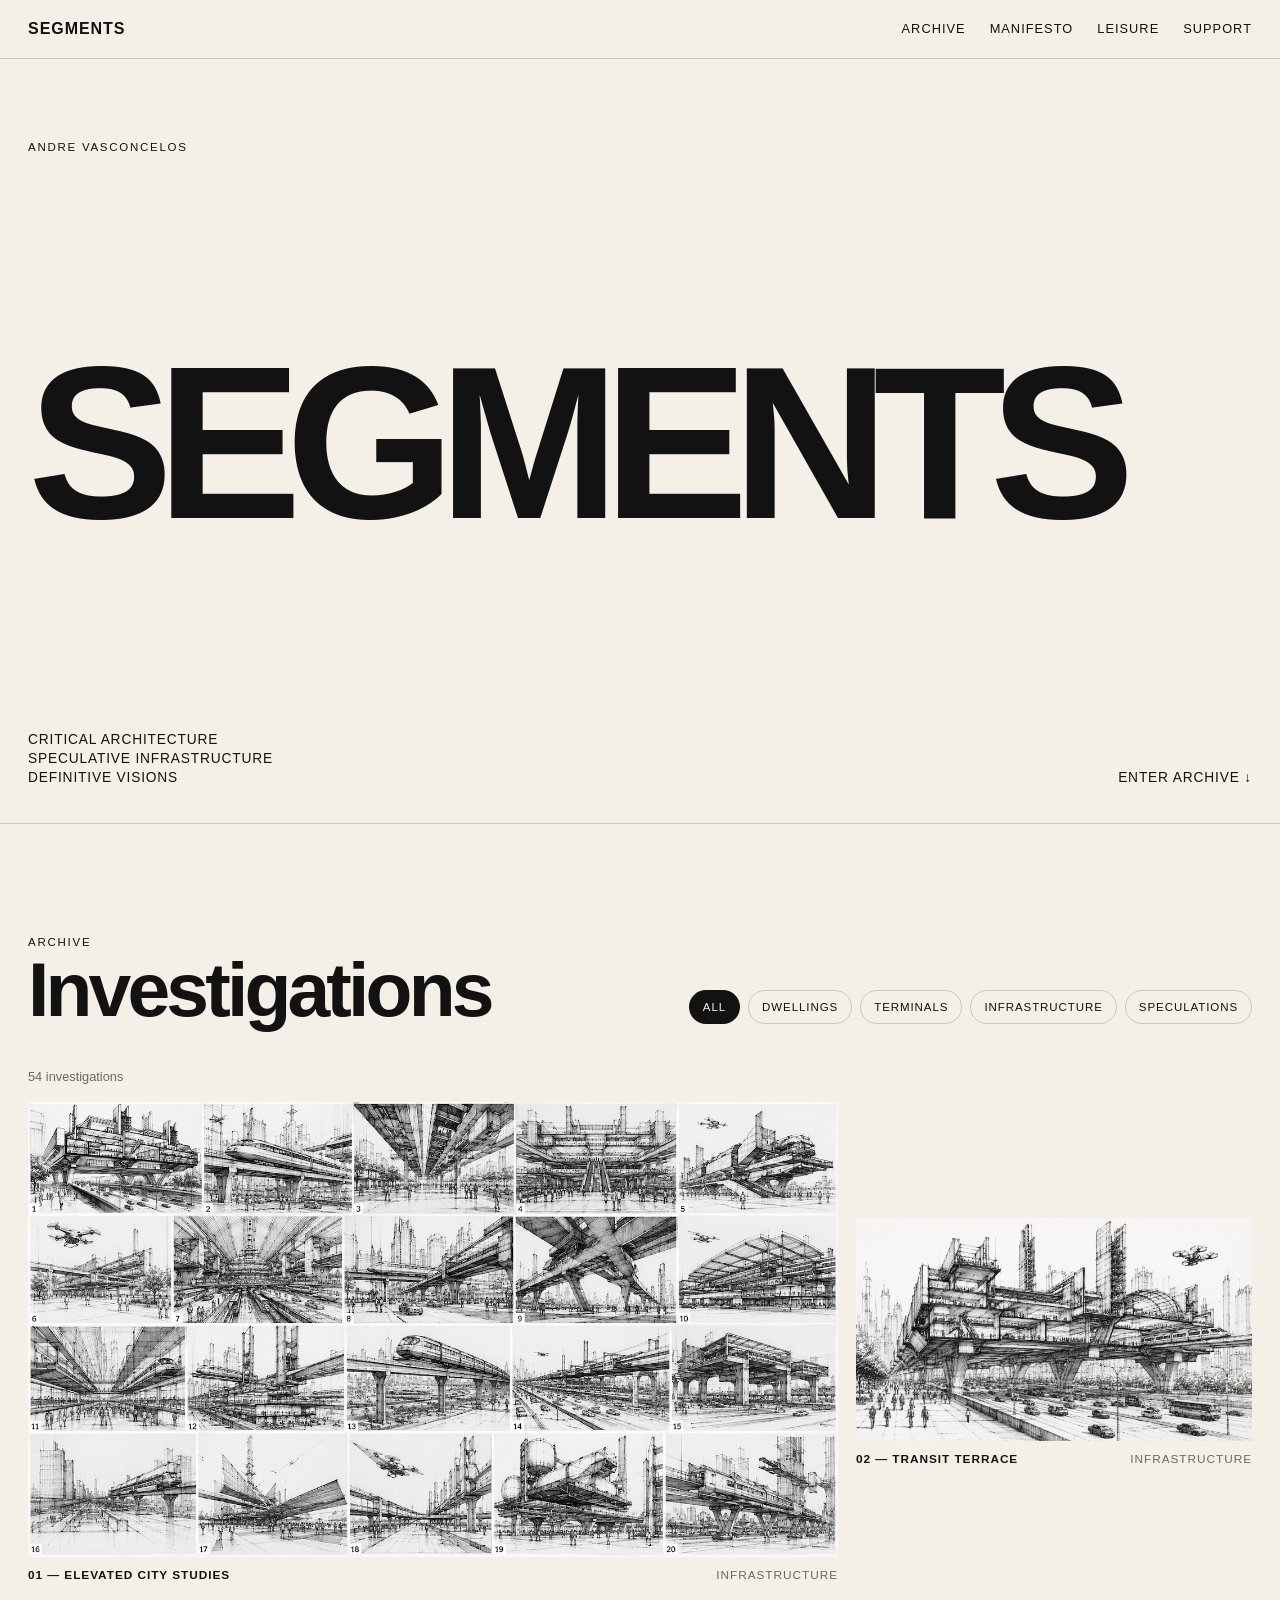
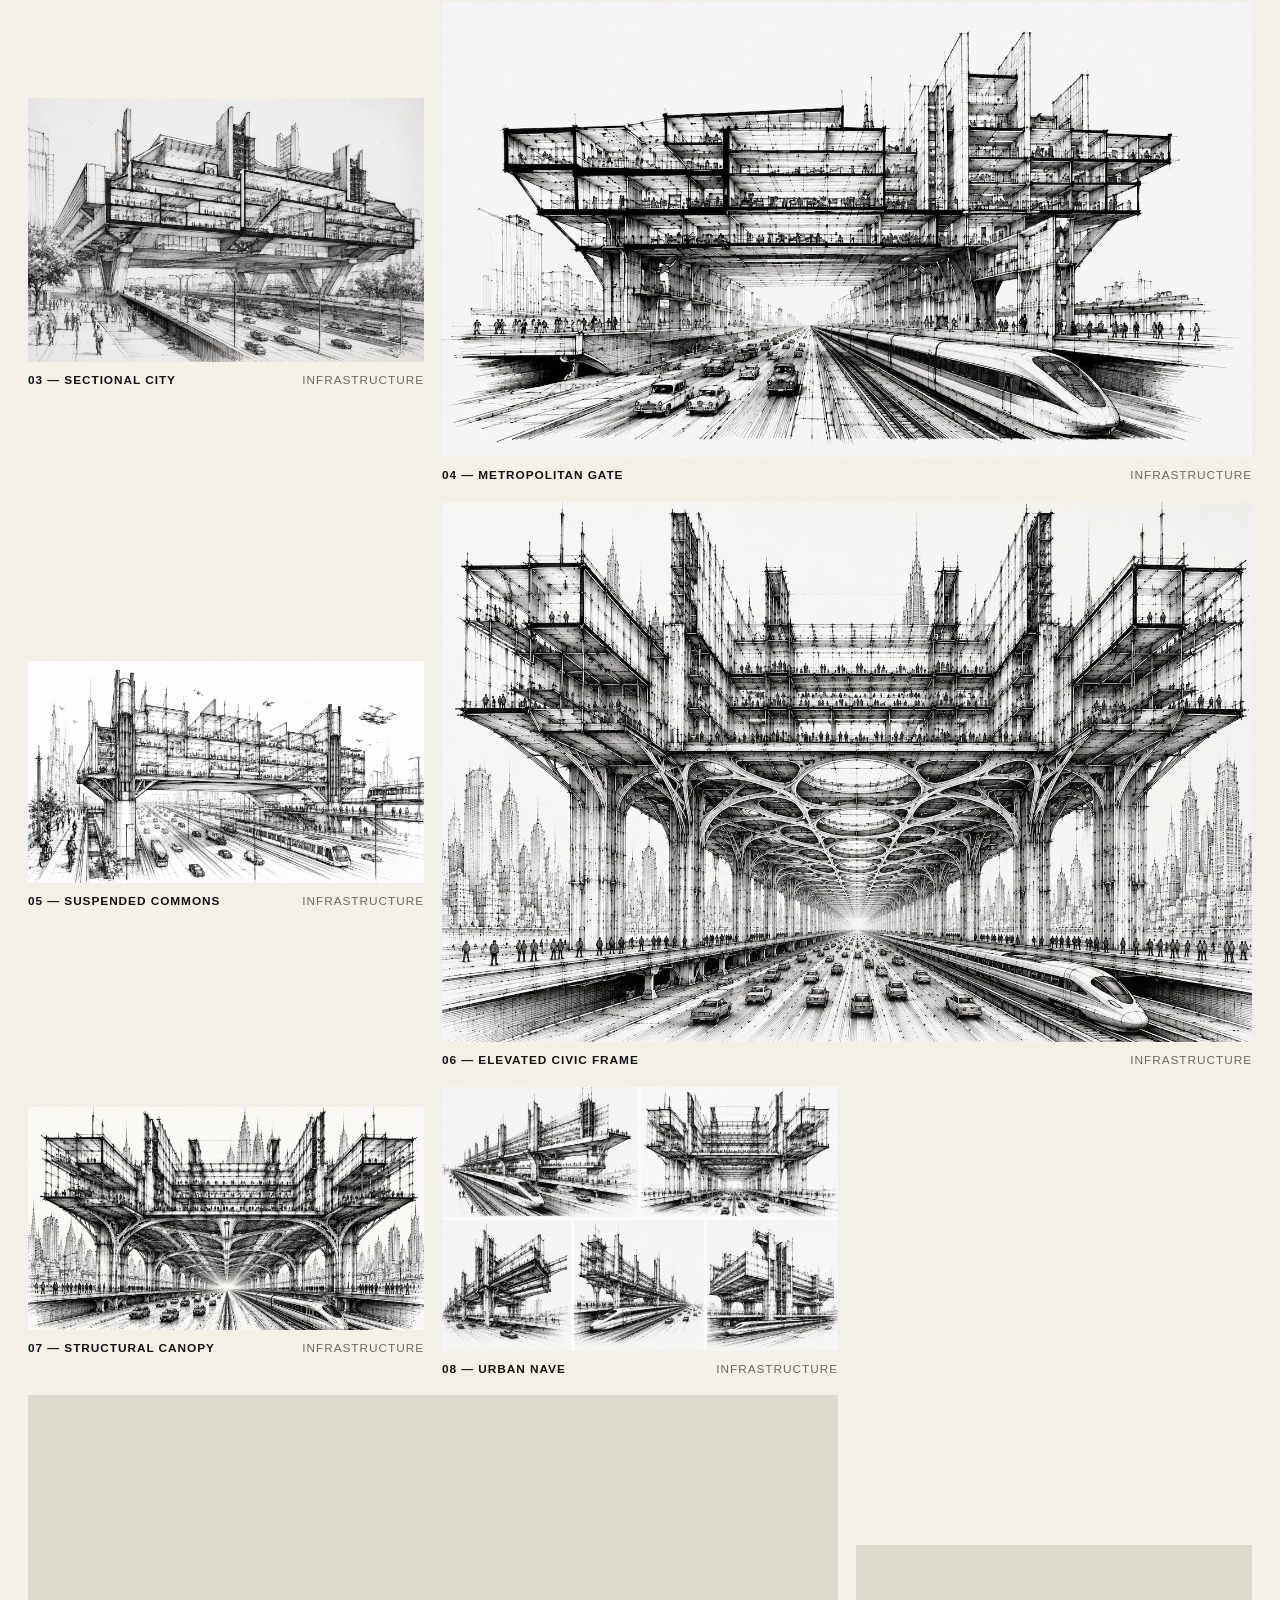
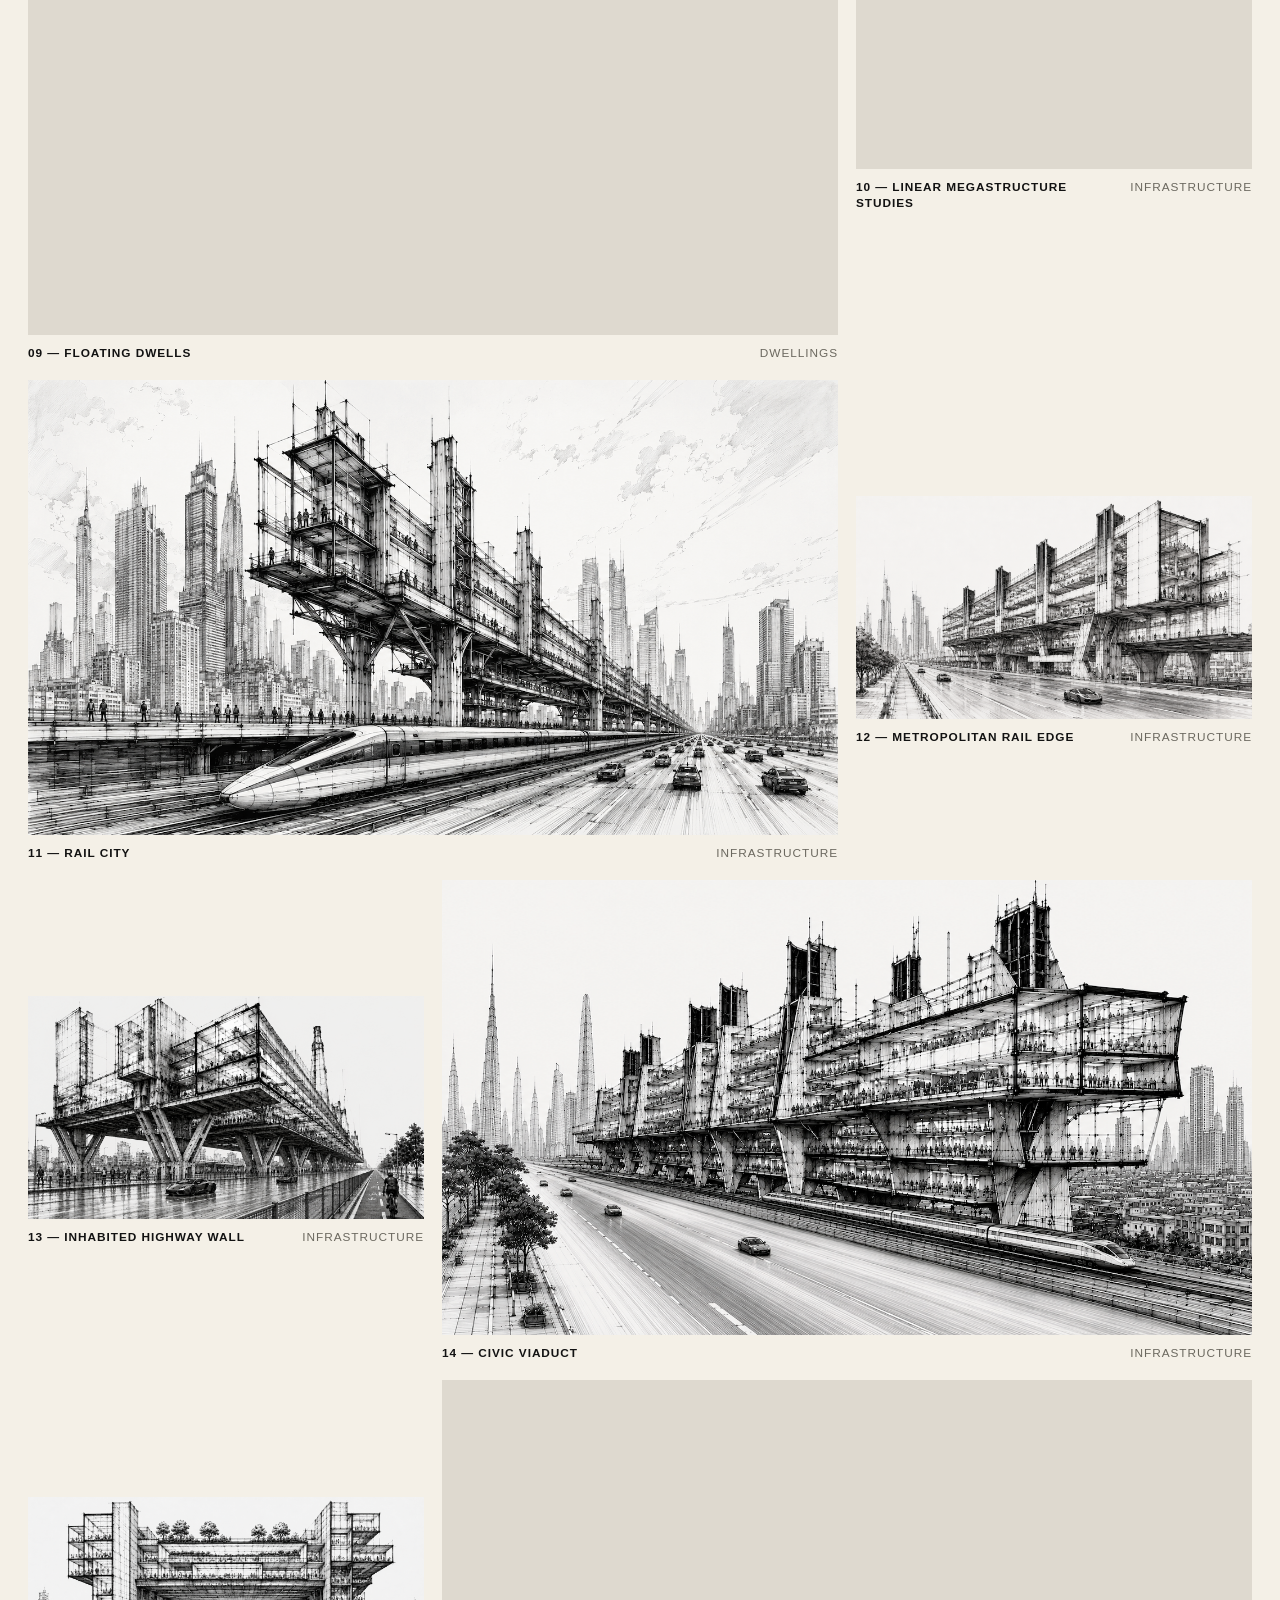
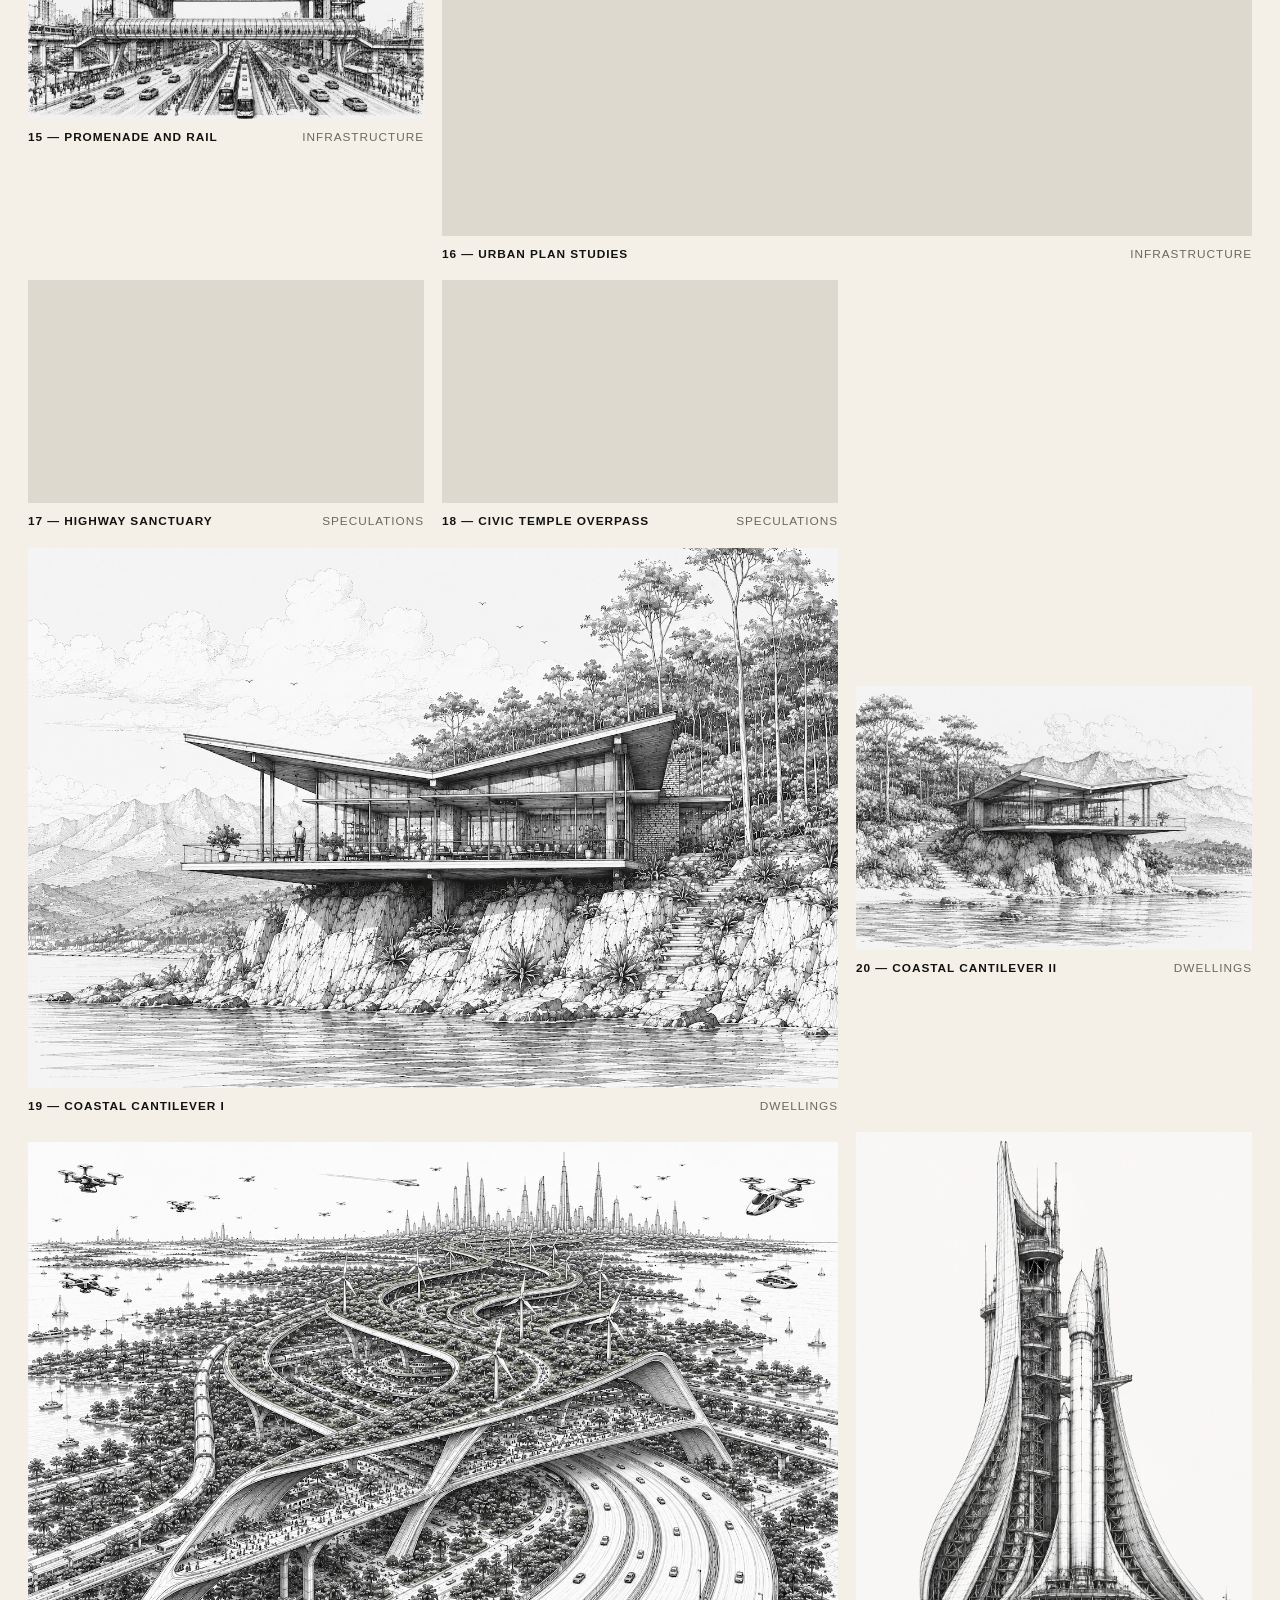
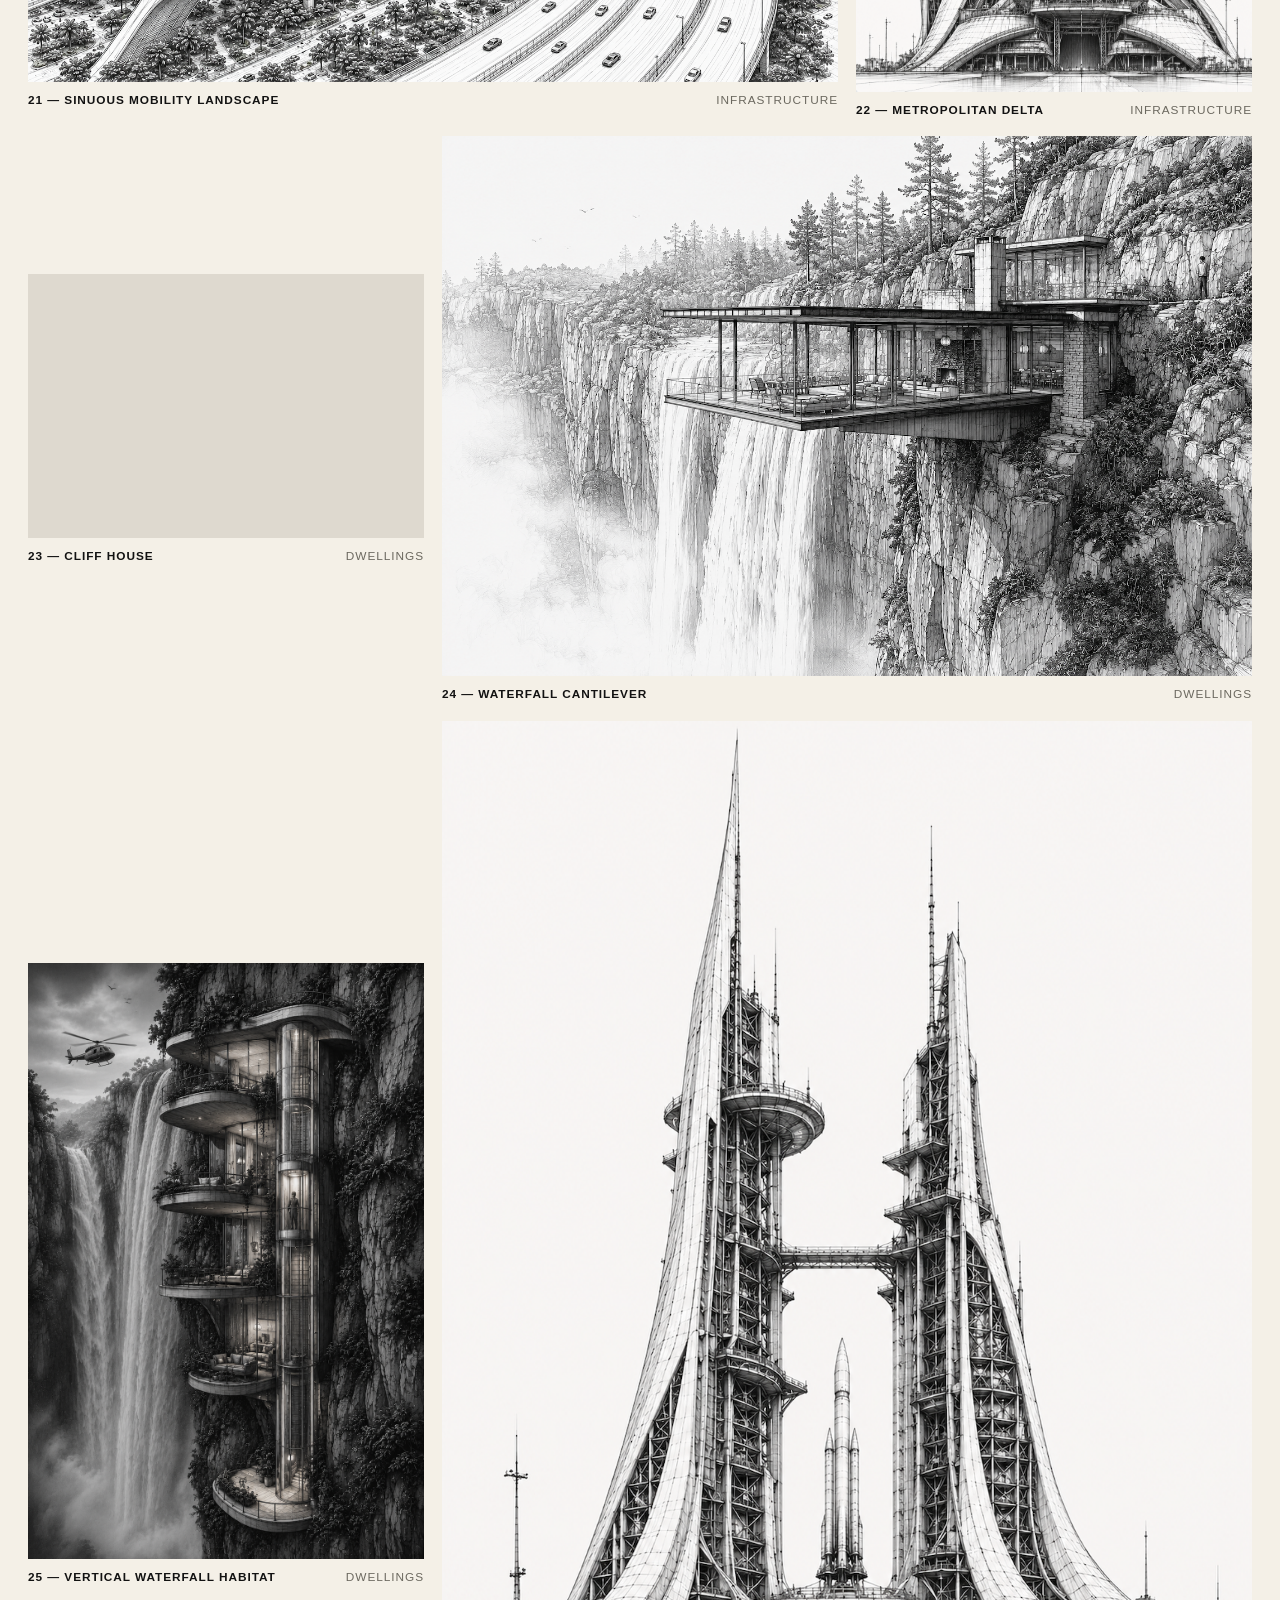
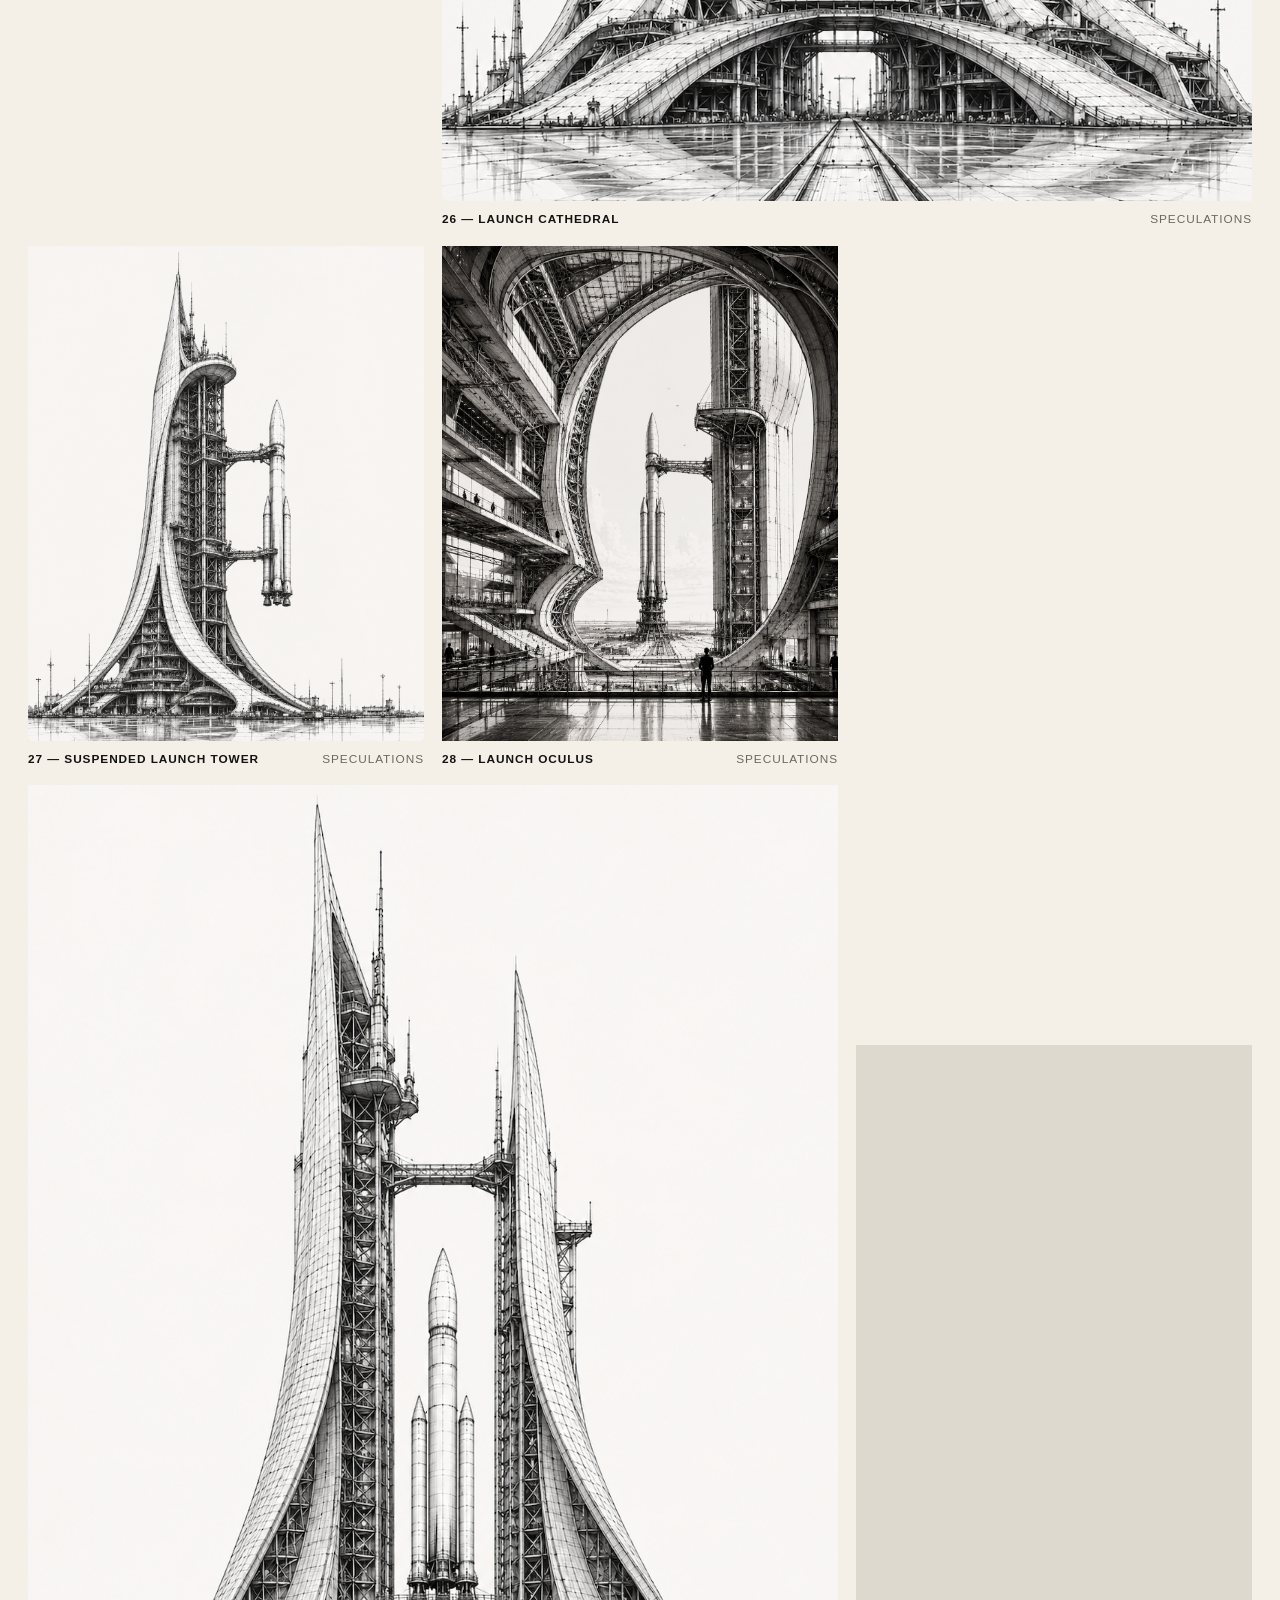
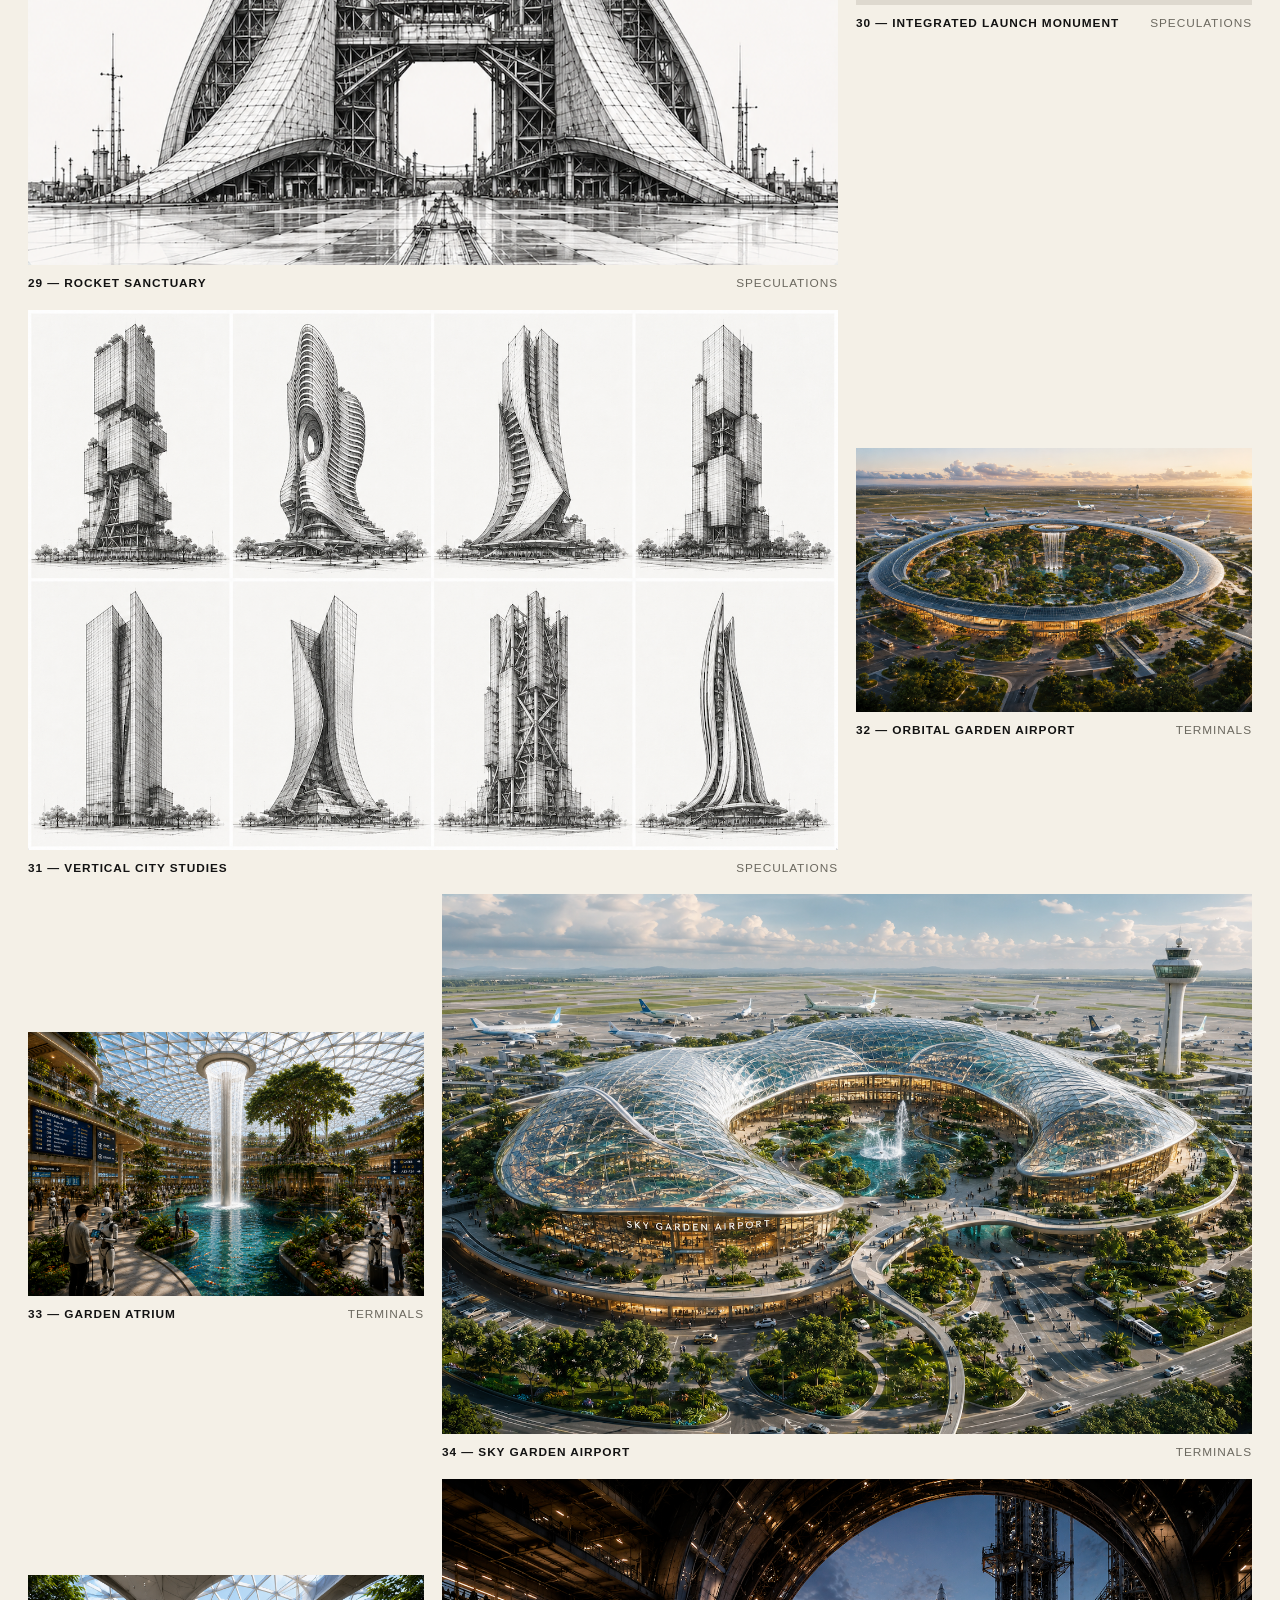
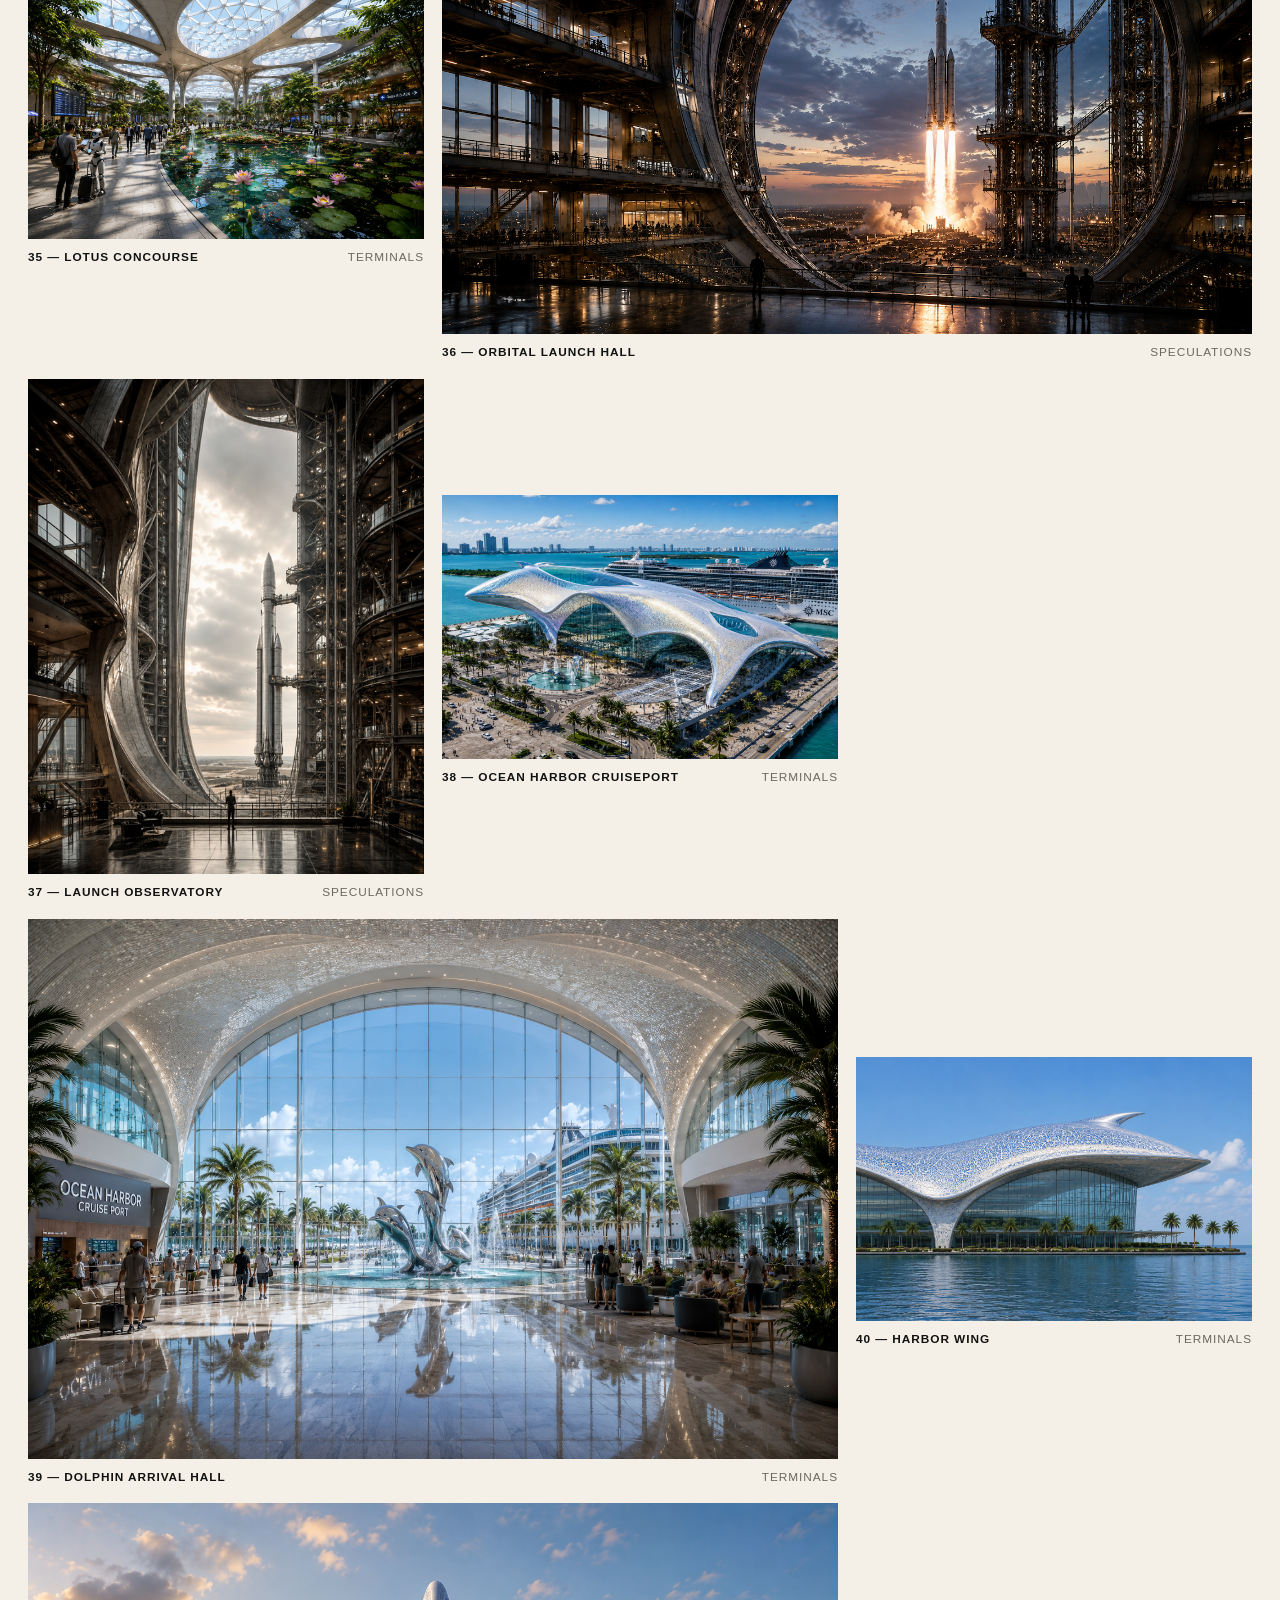
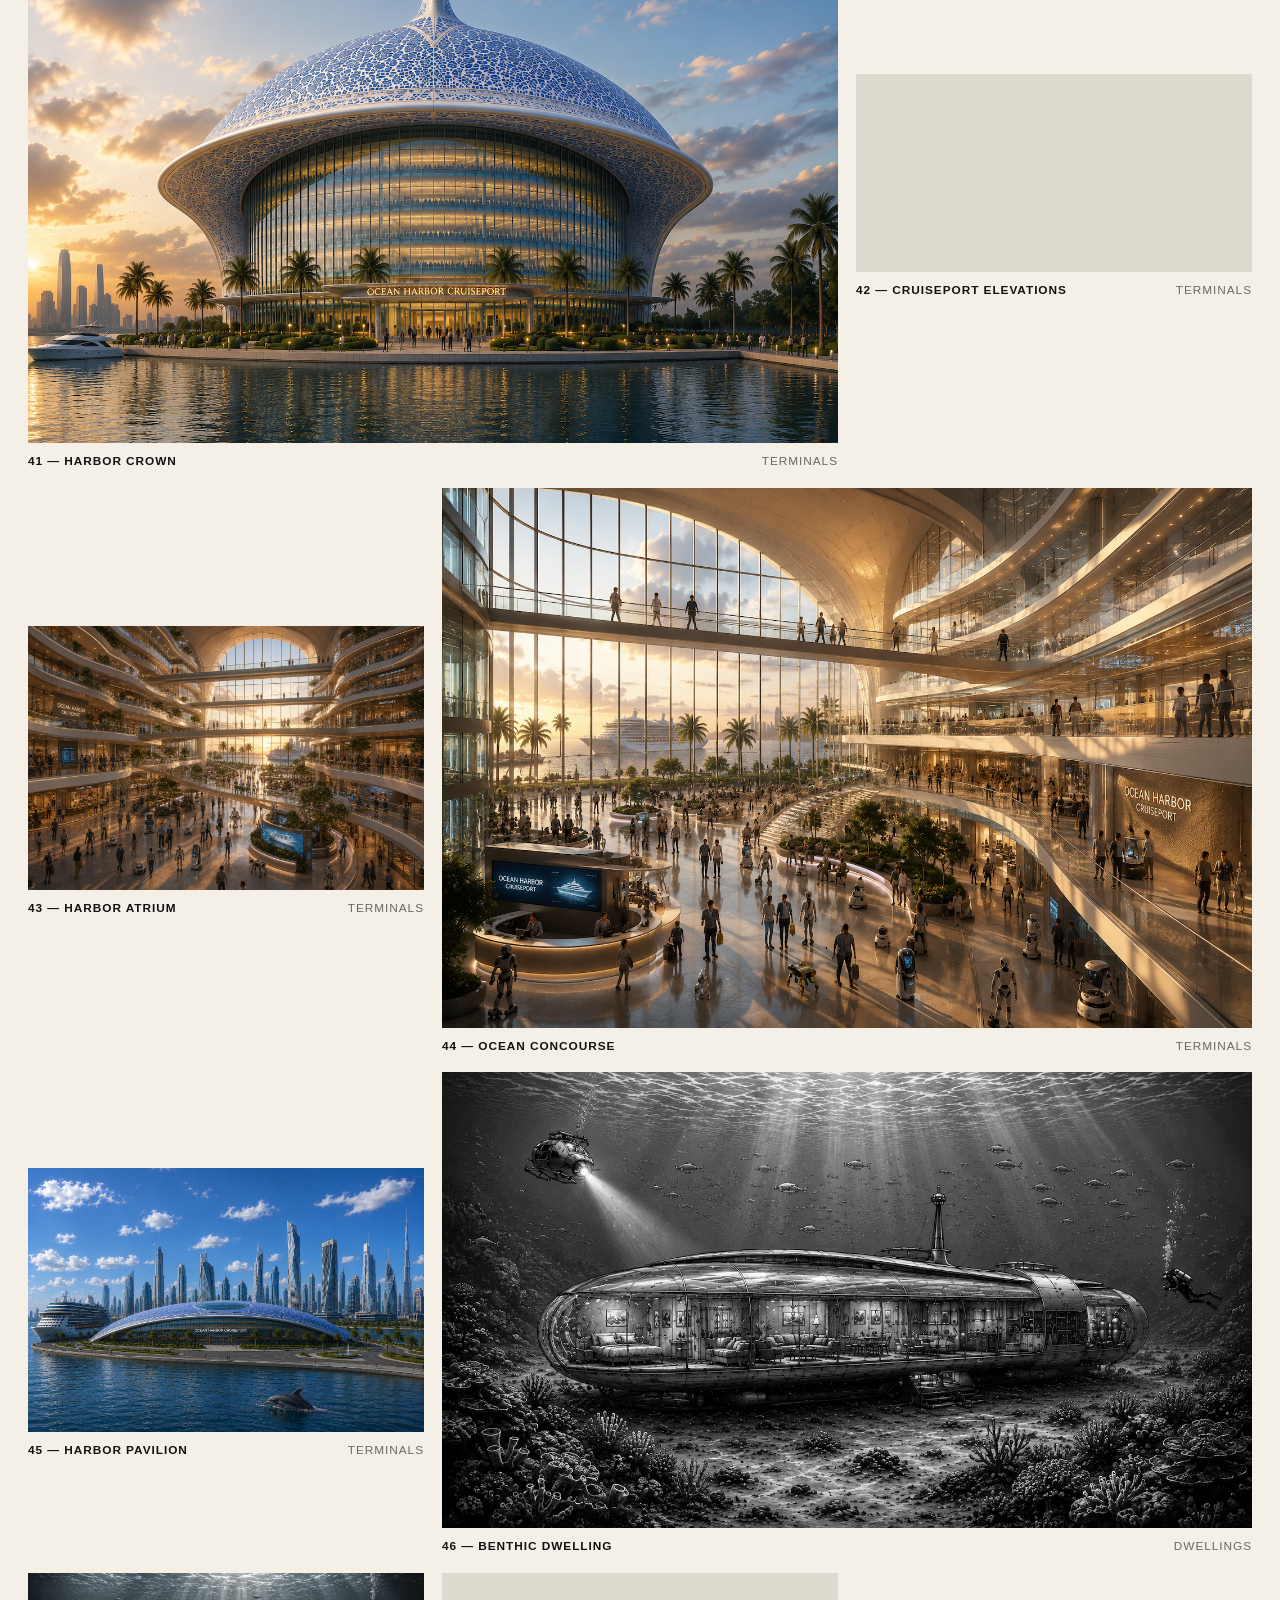
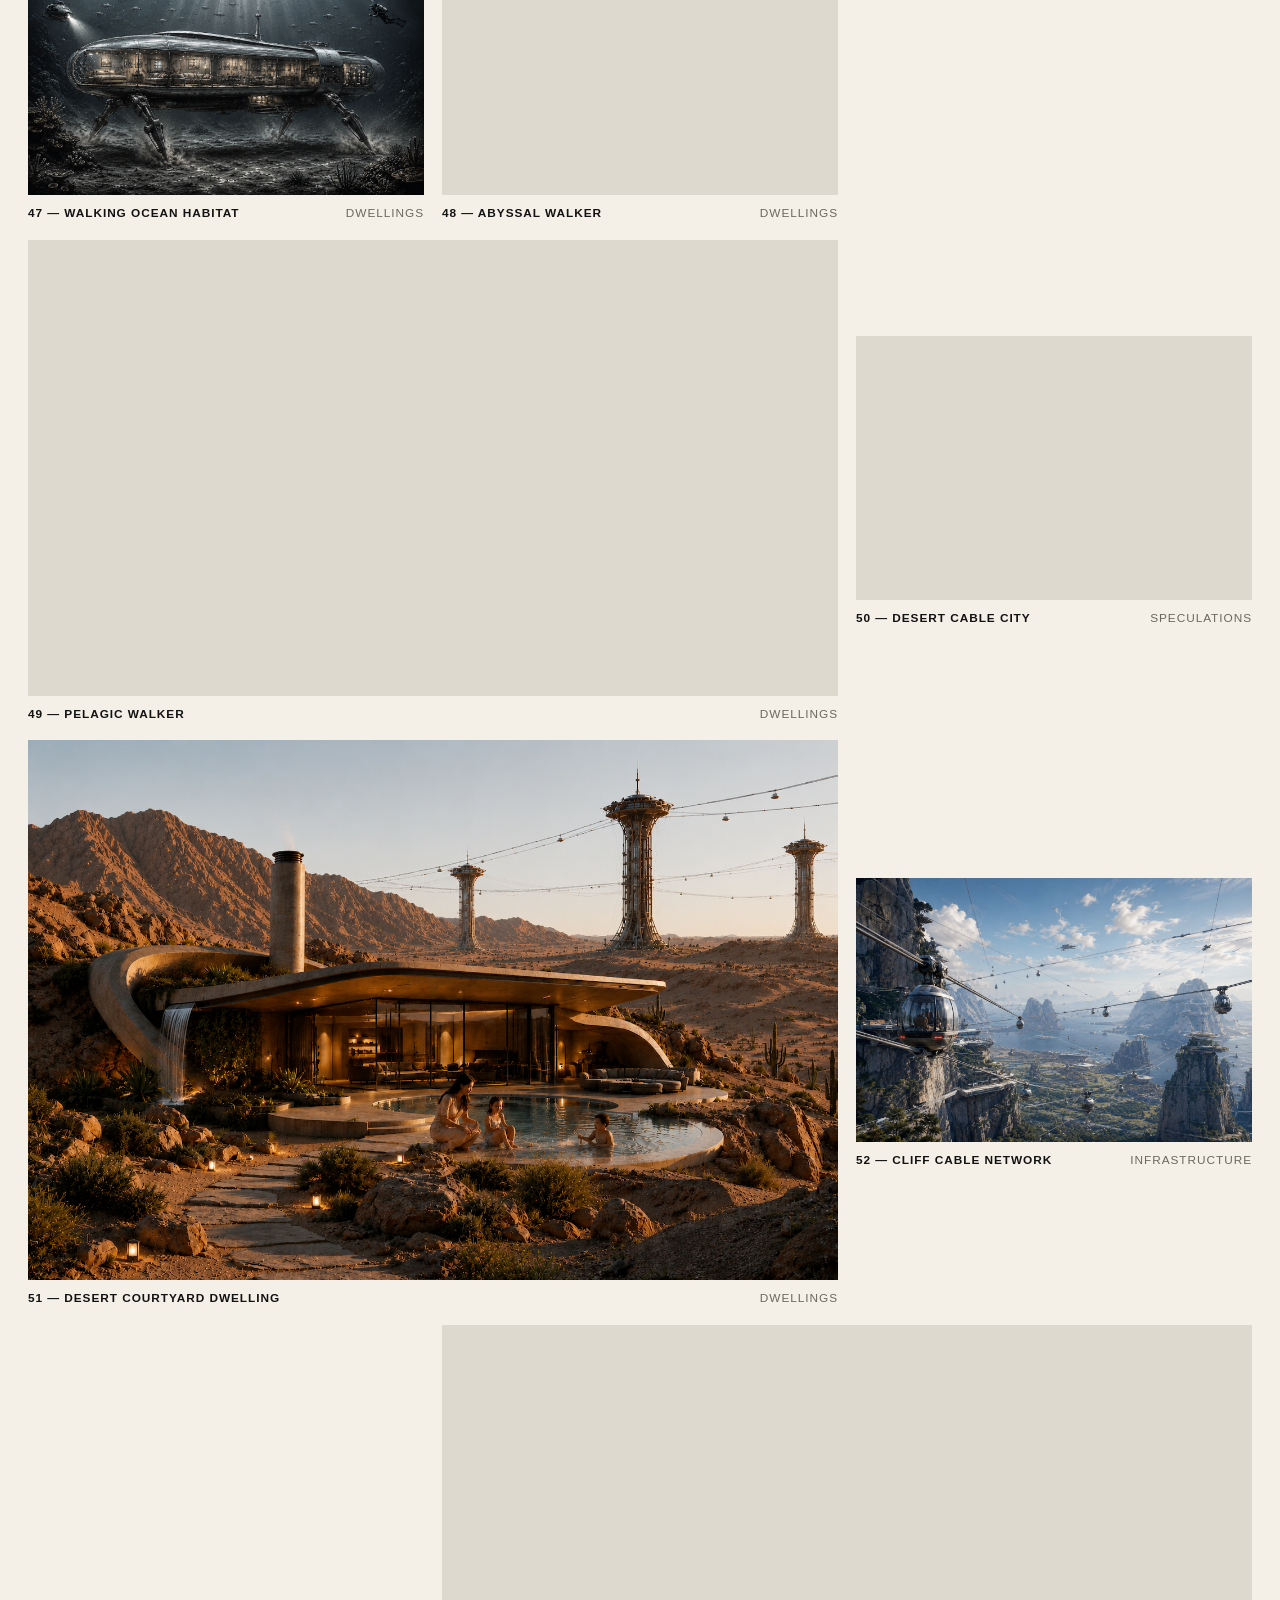
<file: index.html>
<!doctype html>
<html lang="en">
<head>
  <meta charset="utf-8">
  <meta name="viewport" content="width=device-width, initial-scale=1">
  <meta name="theme-color" content="#f4f0e7">
  <meta name="description" content="SEGMENTS — an architectural archive by Andre Vasconcelos.">
  <title>SEGMENTS — Andre Vasconcelos</title>
  <link rel="stylesheet" href="styles.css">
  <style>
    /* Leisure section restoration — kept here so only index.html must be replaced. */
    #leisure {
      position: relative;
      isolation: isolate;
      min-height: 100vh;
      align-items: end;
      color: #fff;
      background:
        linear-gradient(90deg, rgba(0,0,0,.72) 0%, rgba(0,0,0,.48) 45%, rgba(0,0,0,.18) 100%),
        url('assets/images/leisure-panorama.png') center center / cover no-repeat;
    }
    #leisure::before {
      content: "";
      position: absolute;
      inset: 0;
      z-index: -1;
      background: linear-gradient(180deg, rgba(0,0,0,.08), rgba(0,0,0,.58));
    }
    #leisure .architect-heading,
    #leisure .essay {
      position: relative;
      z-index: 1;
    }
    #leisure .essay {
      max-width: 840px;
      padding: 28px;
      background: rgba(0,0,0,.34);
      backdrop-filter: blur(8px);
      -webkit-backdrop-filter: blur(8px);
    }
    #leisure .eyebrow { color: rgba(255,255,255,.78); }
    @media (max-width: 900px) {
      #leisure { min-height: auto; background-position: center; }
      #leisure .essay { padding: 20px; }
    }
  </style>
</head>
<body>
  <header class="site-header">
    <a class="brand" href="#top" aria-label="SEGMENTS home">SEGMENTS</a>
    <button class="menu-toggle" aria-expanded="false" aria-controls="site-nav">Menu</button>
    <nav id="site-nav" class="site-nav" aria-label="Primary navigation">
      <a href="#archive">Archive</a>
      <a href="#manifesto">Manifesto</a>
      <a href="#leisure">Leisure</a>
      <a href="#support">Support</a>
    </nav>
  </header>

  <main id="top">
    <section class="hero" aria-labelledby="hero-title">
      <p class="kicker">Andre Vasconcelos</p>
      <h1 id="hero-title">SEGMENTS</h1>
      <div class="hero-bottom">
        <p>Critical Architecture<br>Speculative Infrastructure<br>Definitive Visions</p>
        <a href="#archive">Enter archive ↓</a>
      </div>
    </section>

    <section id="archive" class="section archive" aria-labelledby="archive-title">
      <div class="section-heading">
        <div>
          <p class="eyebrow">Archive</p>
          <h2 id="archive-title">Investigations</h2>
        </div>
        <div class="filters" role="group" aria-label="Filter investigations">
          <button class="filter active" data-filter="all">All</button>
          <button class="filter" data-filter="dwellings">Dwellings</button>
          <button class="filter" data-filter="terminals">Terminals</button>
          <button class="filter" data-filter="infrastructure">Infrastructure</button>
          <button class="filter" data-filter="speculations">Speculations</button>
        </div>
      </div>
      <div id="gallery-status" class="gallery-status" aria-live="polite"></div>
      <div id="gallery" class="gallery"></div>
    </section>

    <section id="manifesto" class="section manifesto">
      <p class="eyebrow">Manifesto</p>
      <p class="lead">SEGMENTS is conceived as an archive of investigations—an evolving body of work exploring infrastructure, landscape, mobility, and the philosophical dimensions of the built environment. Each work is a fragment of a larger inquiry into how architecture can respond to the realities of the present while revealing those yet to come.</p>
      <div class="manifesto-grid">
        <p>War, poverty, and economic systems are spatial hierarchies before they become visible structures.</p>
        <p>Means of transport live in duality, physical and mental; both instigate civic imagination. Solidity and mental faculties delineate experience.</p>
        <p>Geometry offers order, while discovery preserves uncertainty. Amusement is what we propose; obscurity becomes clarity as geometry gives definition to the subject.</p>
        <p>Waste space and wasteland are territories whose potential has not yet been articulated.</p>
        <p>Every threshold is both a portal and a proposition. It is transitory; it is not inertial. It requests renditions. It requests resolutions.</p>
      </div>
      <p class="closing-line">ARCHITECTURE IS THE PROJECT.</p>
    </section>

    <section id="leisure" class="section architect" aria-labelledby="leisure-title">
      <div class="architect-heading">
        <p class="eyebrow">Leisure</p>
        <h2 id="leisure-title">LEISURE</h2>
      </div>
      <article class="essay">
        <p>Andre is contemplative. In solitude, he studies the world and his surroundings with care. Observation has always preceded creation; long before architecture became a discipline, it was a way of understanding the world.</p>
        <p>At seven, he received a drawing book as a belated birthday gift. He had hoped for toys. Reluctantly, he opened it.</p>
        <p>One page changed everything.</p>
        <p>It revealed the anatomy of a horse—its skeleton and musculature meticulously illustrated, as though its skin had vanished. The drawing revealed that imagination could coexist with knowledge, and that beauty could emerge from understanding.</p>
        <p>On the back, his godfather had written two words: <strong>INSPIRATION × TRANSPIRATION</strong>.</p>
        <p>Within a year, he had reproduced nearly every drawing the book contained. Drawing became a tool; imagination became the destination.</p>
        <p><strong>SEGMENTS</strong> is the result of that journey—a body of work shaped by discipline, curiosity, and the persistent desire to imagine worlds that do not yet exist.</p>
      </article>
    </section>

    <section id="support" class="section support">
      <p class="eyebrow">Support</p>
      <h2>Help sustain future investigations.</h2>
      <a href="https://buymeacoffee.com/andrevasconcelos" target="_blank" rel="noopener noreferrer">Buy Me a Coffee ↗</a>
    </section>
  </main>

  <footer>
    <strong>SEGMENTS</strong>
    <span>An evolving archive by Andre Vasconcelos.</span>
    <a href="#top">Top ↑</a>
  </footer>

  <dialog id="viewer" class="viewer">
    <button id="viewer-close" class="close" aria-label="Close viewer">×</button>
    <button id="viewer-prev" class="nav prev" aria-label="Previous project">←</button>
    <figure>
      <div class="image-wrap"><img id="viewer-image" alt=""></div>
      <figcaption>
        <div class="viewer-meta"><span id="viewer-index"></span><span id="viewer-category"></span></div>
        <h2 id="viewer-title"></h2>
        <p id="viewer-description"></p>
        <p id="viewer-poem" class="poem"></p>
      </figcaption>
    </figure>
    <button id="viewer-next" class="nav next" aria-label="Next project">→</button>
  </dialog>

  <script src="works.js?v=20260829-2"></script>
  <script src="script.js"></script>
</body>
</html>
</file>
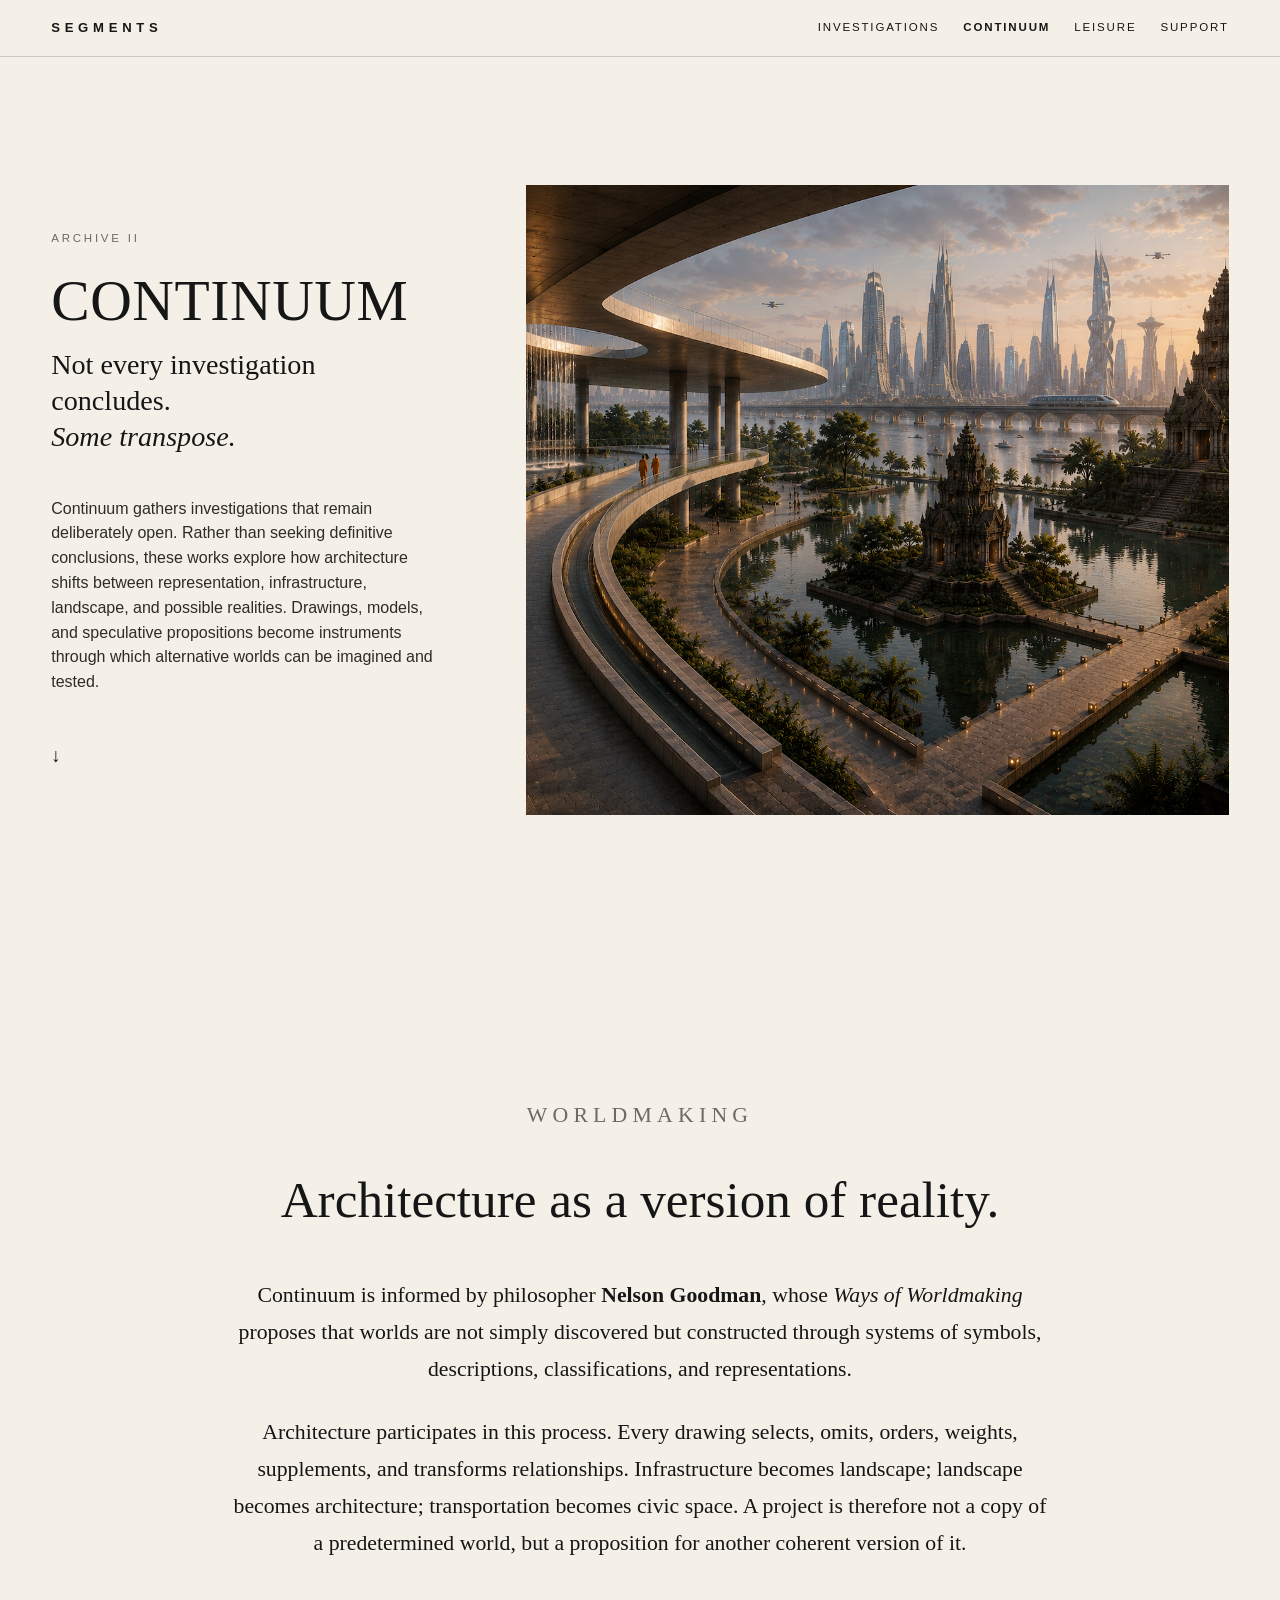
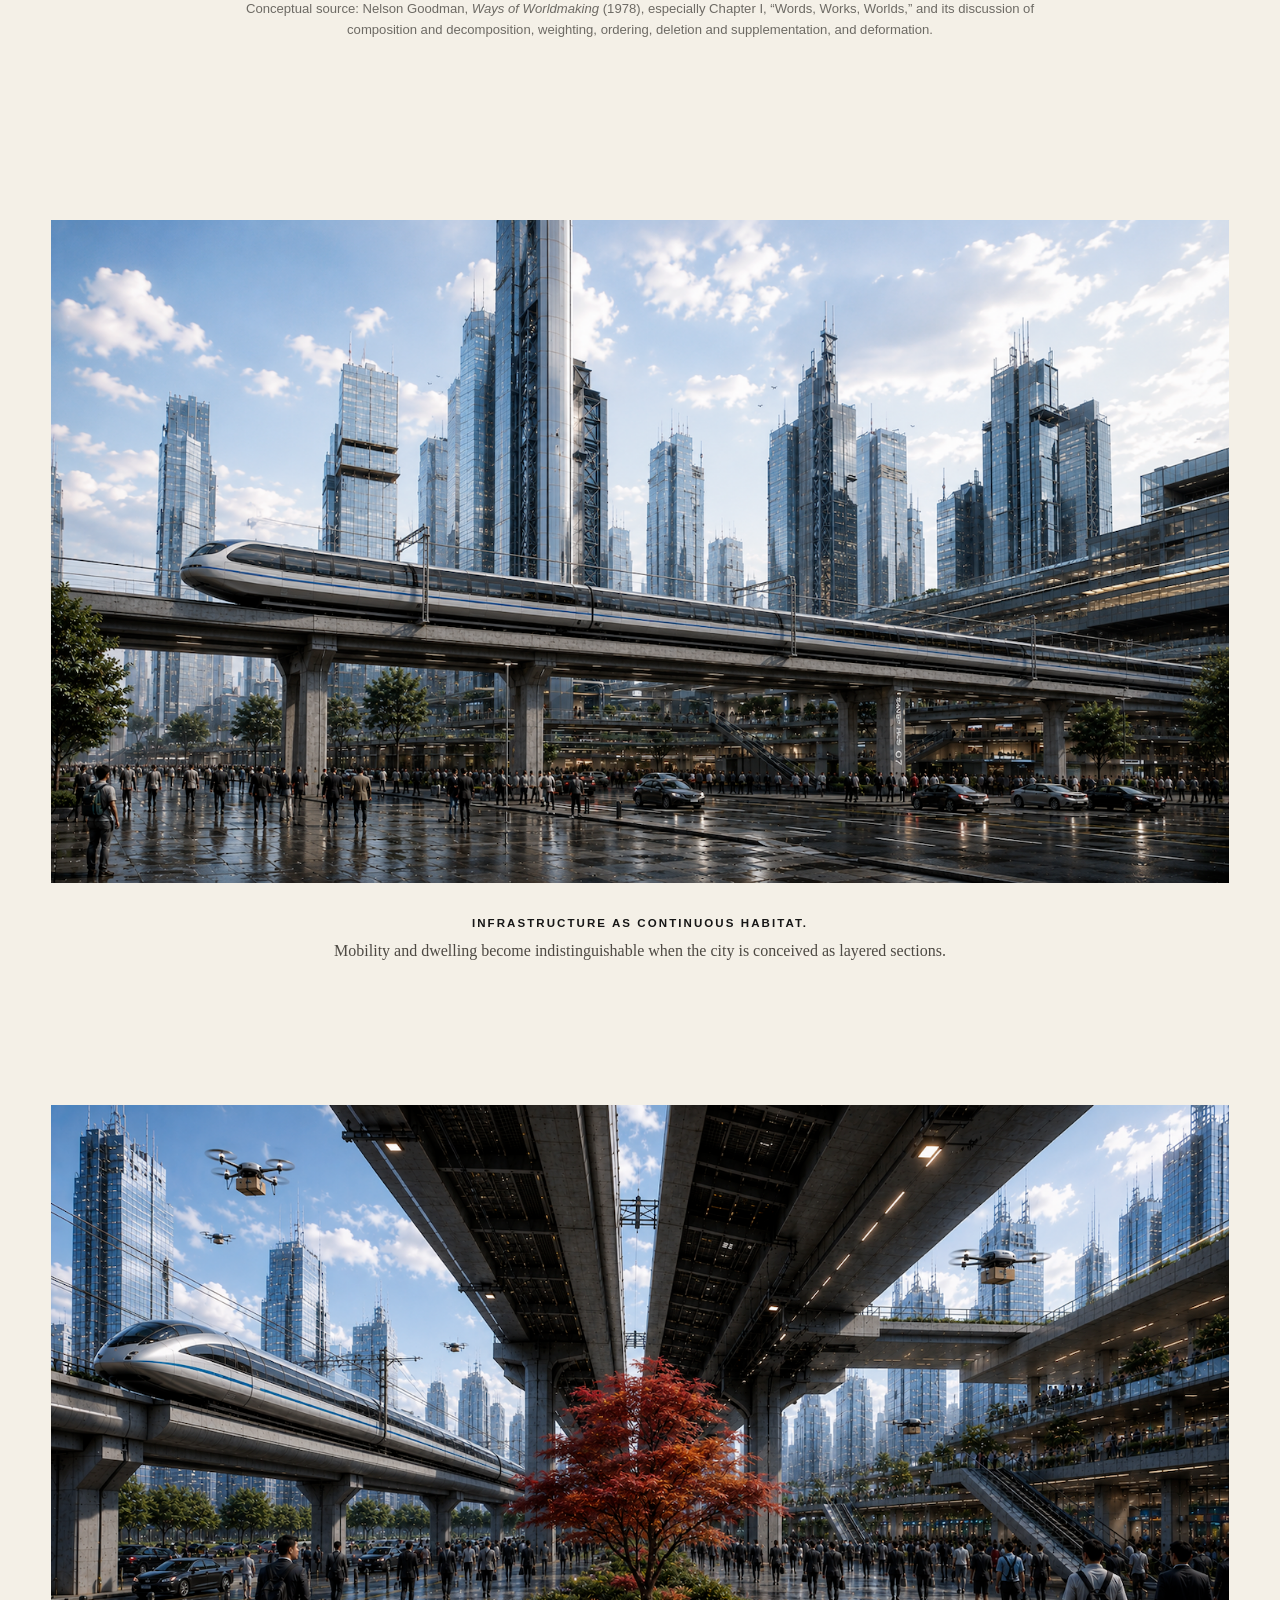
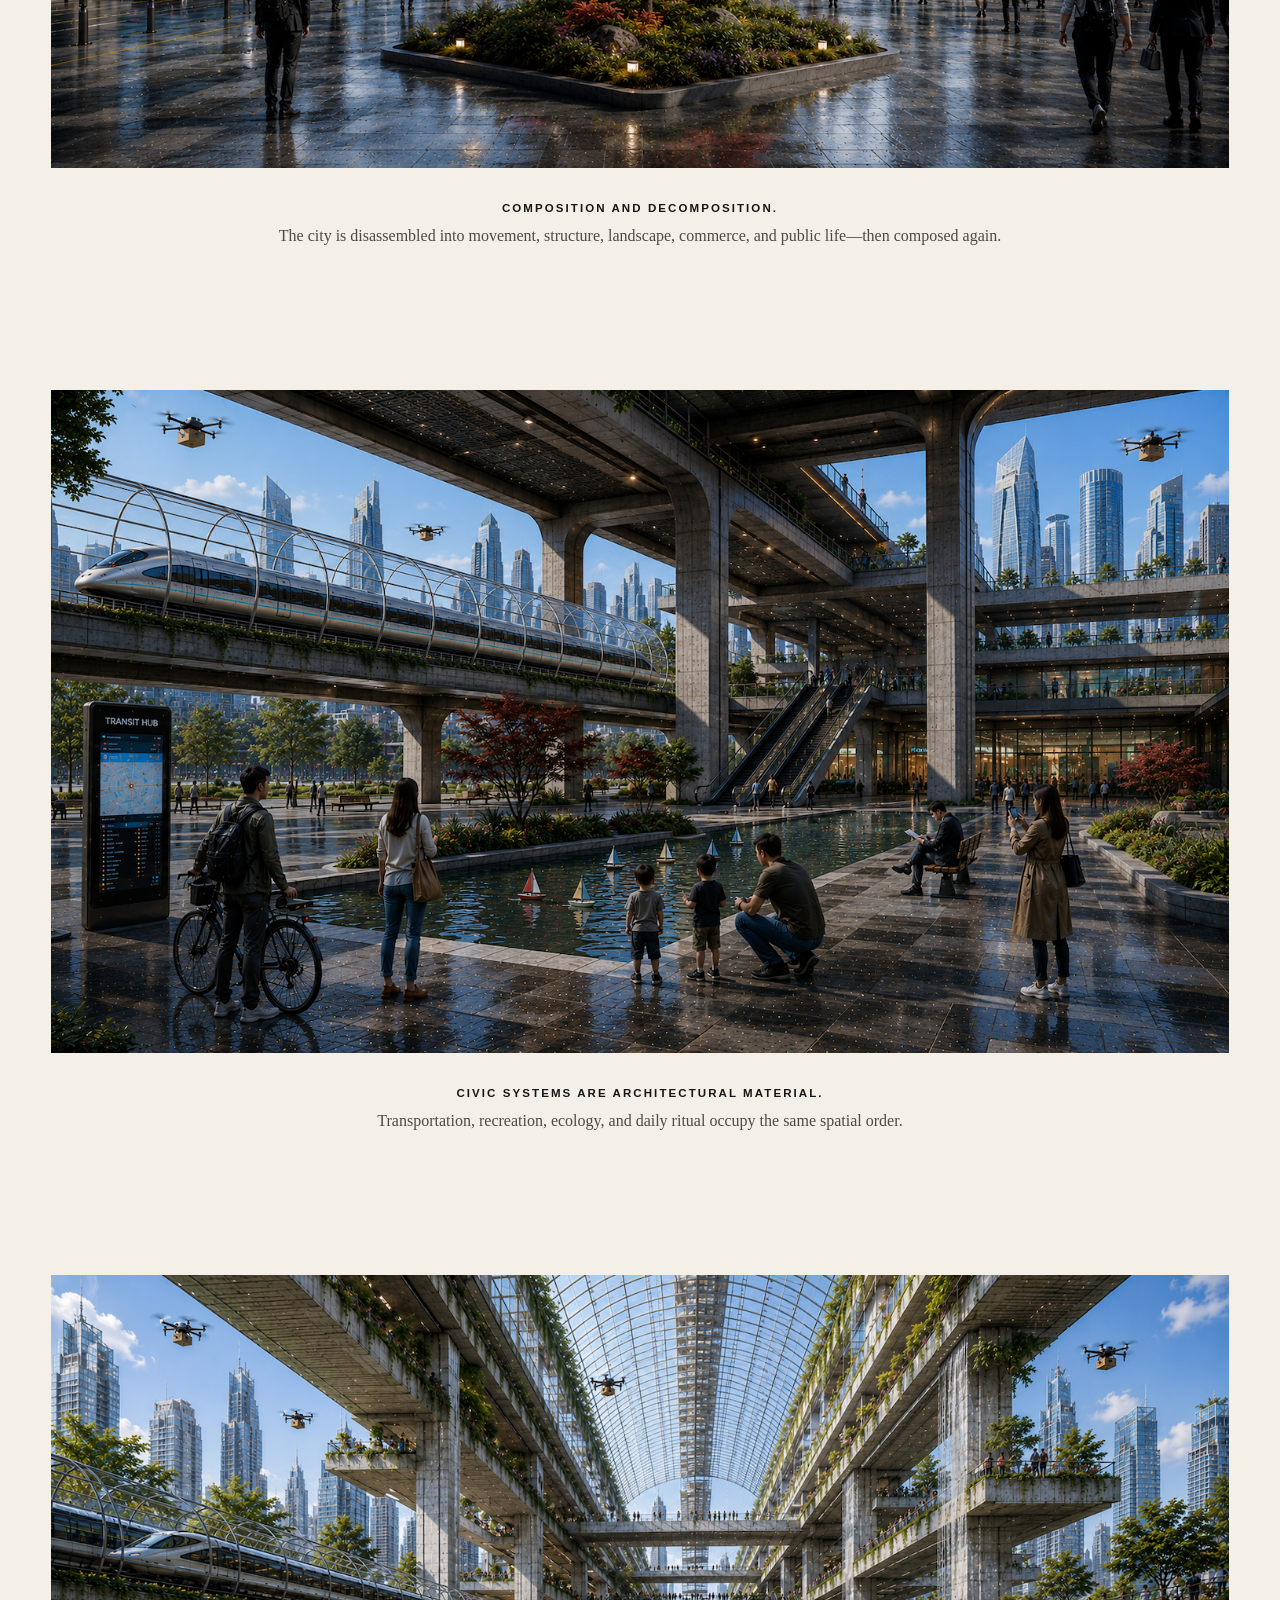
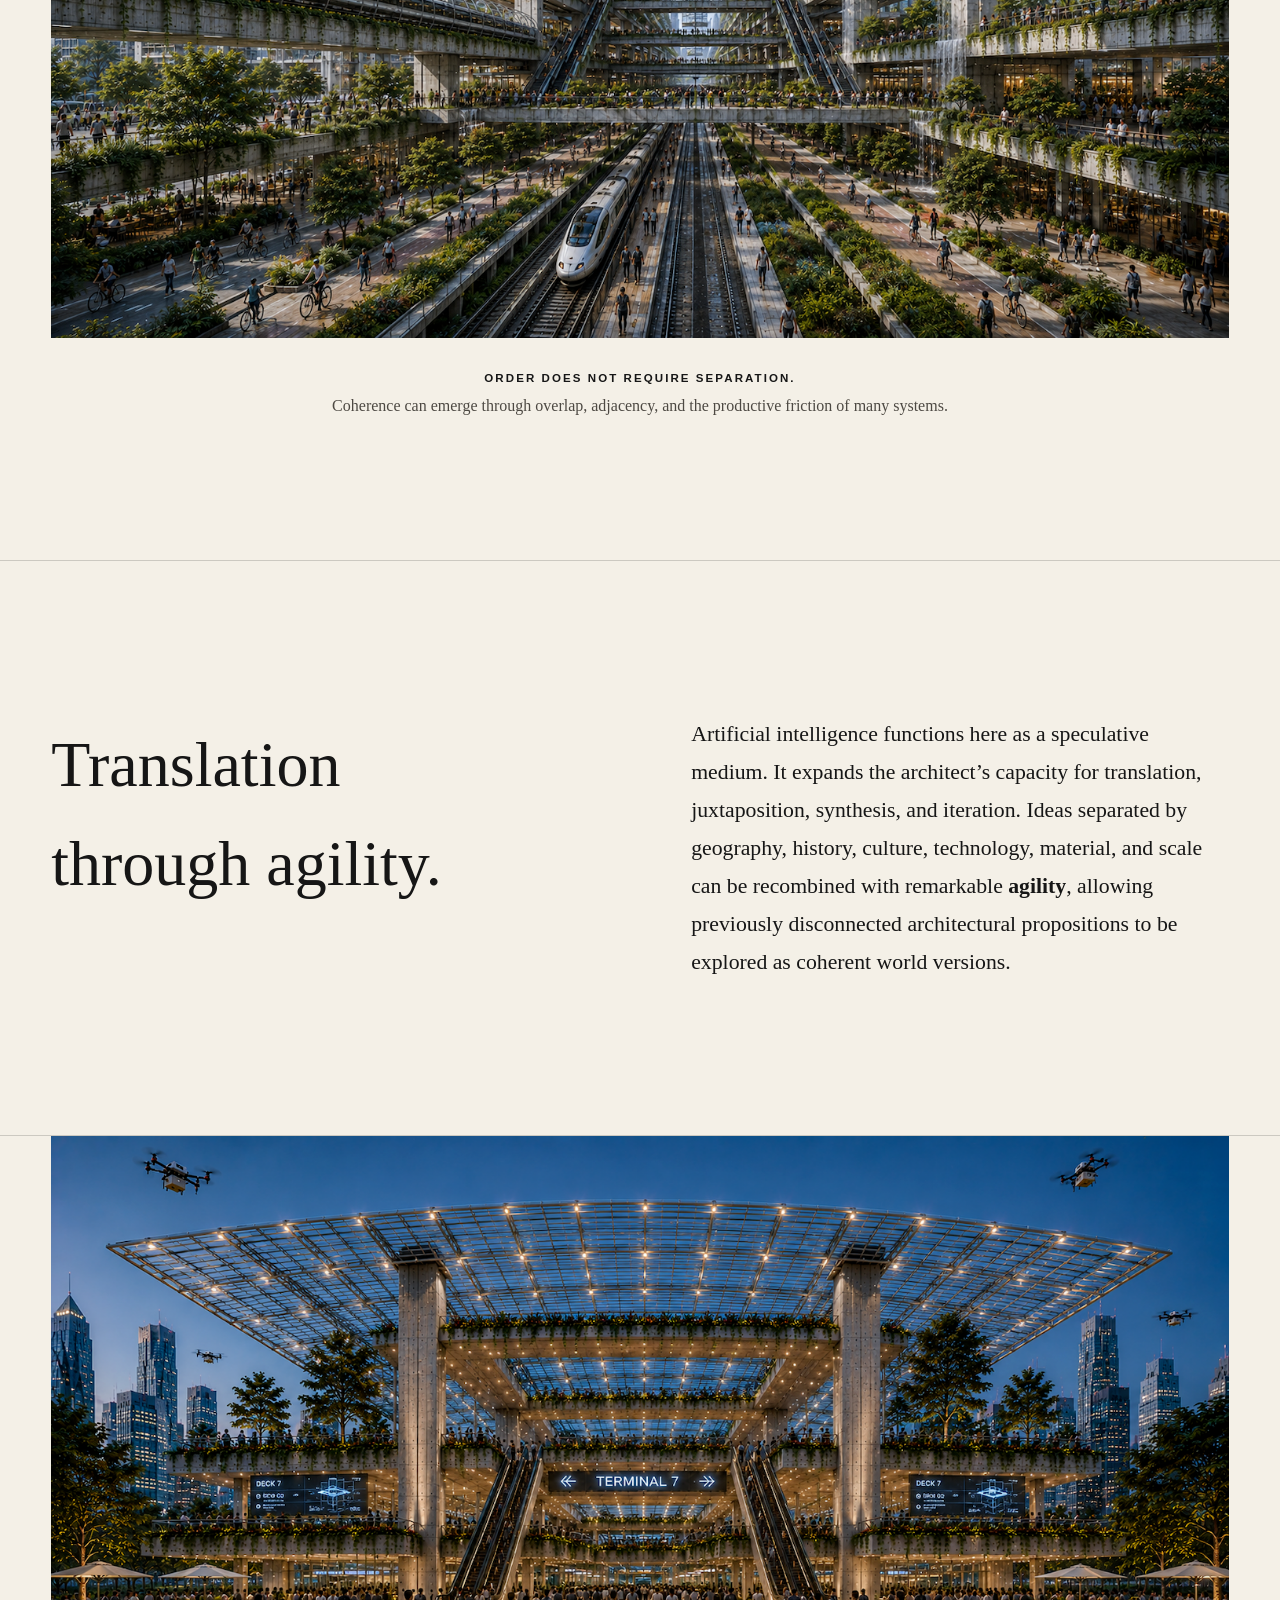
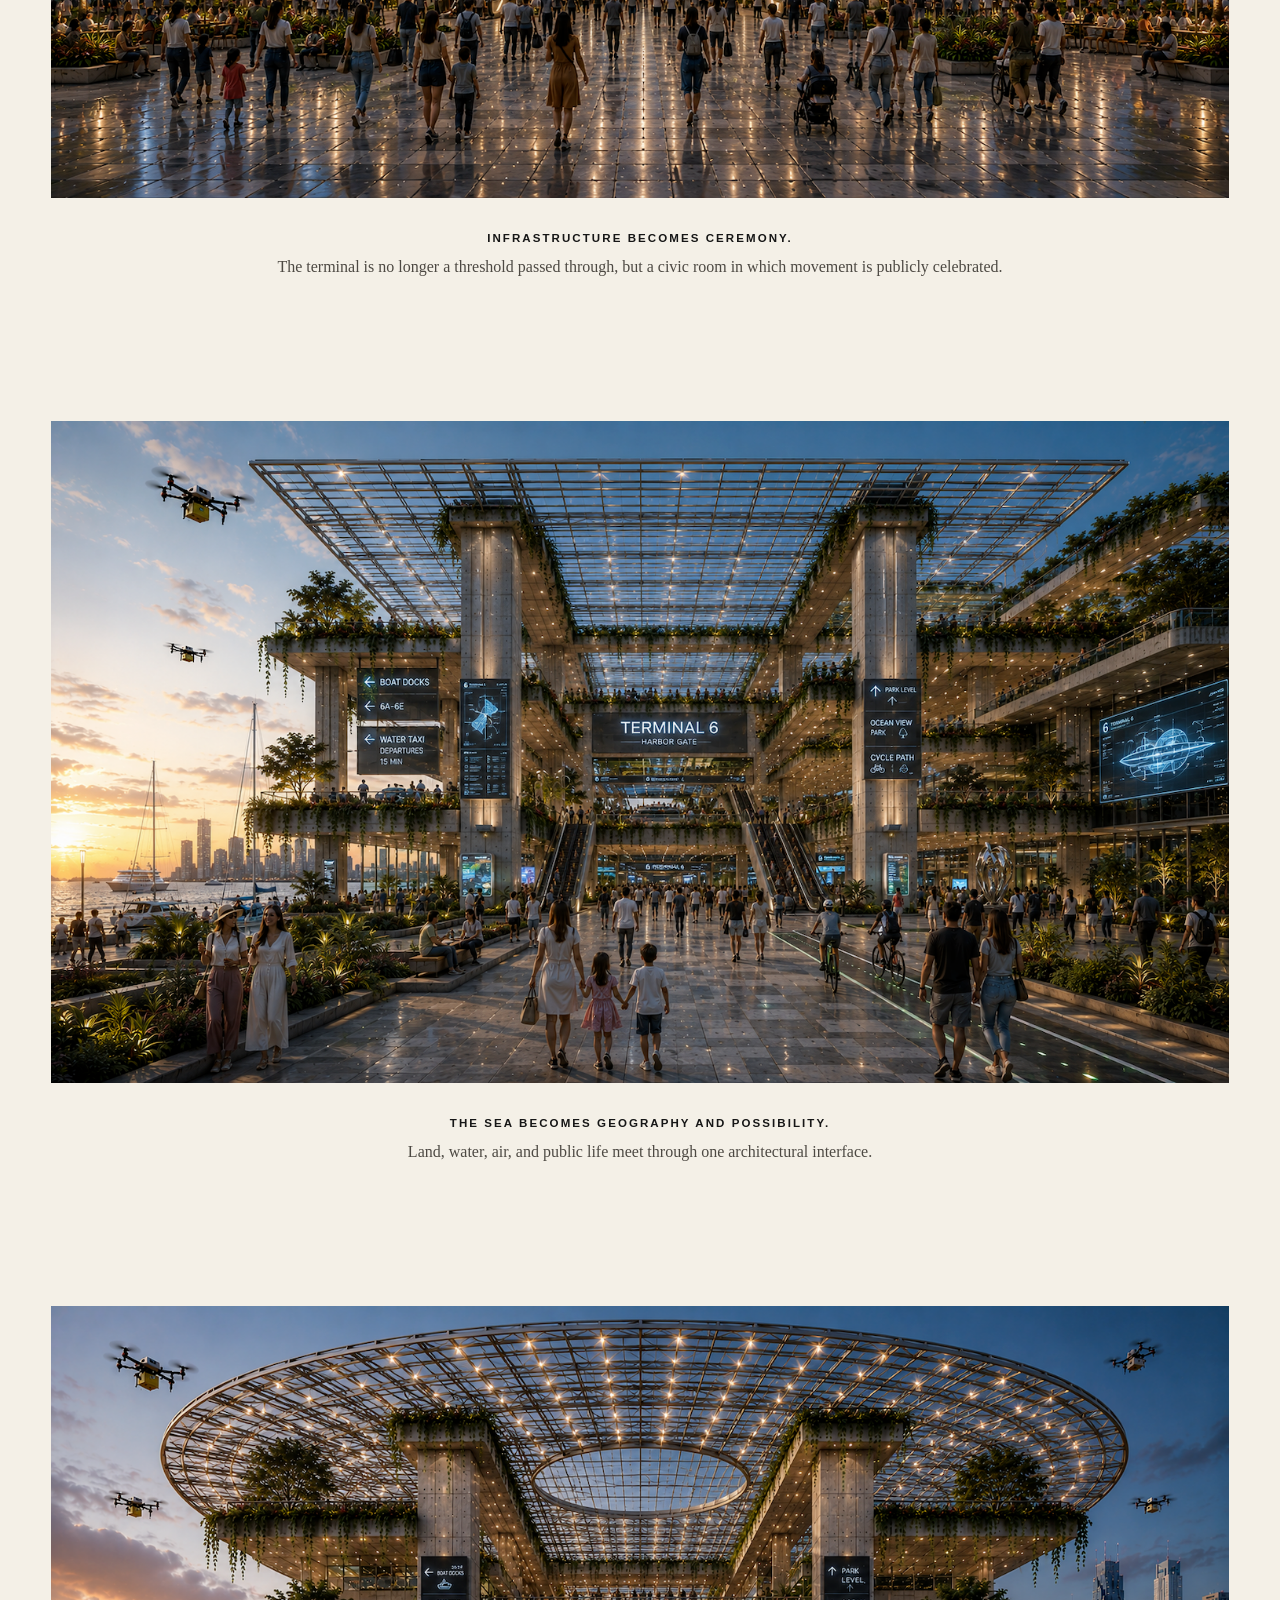
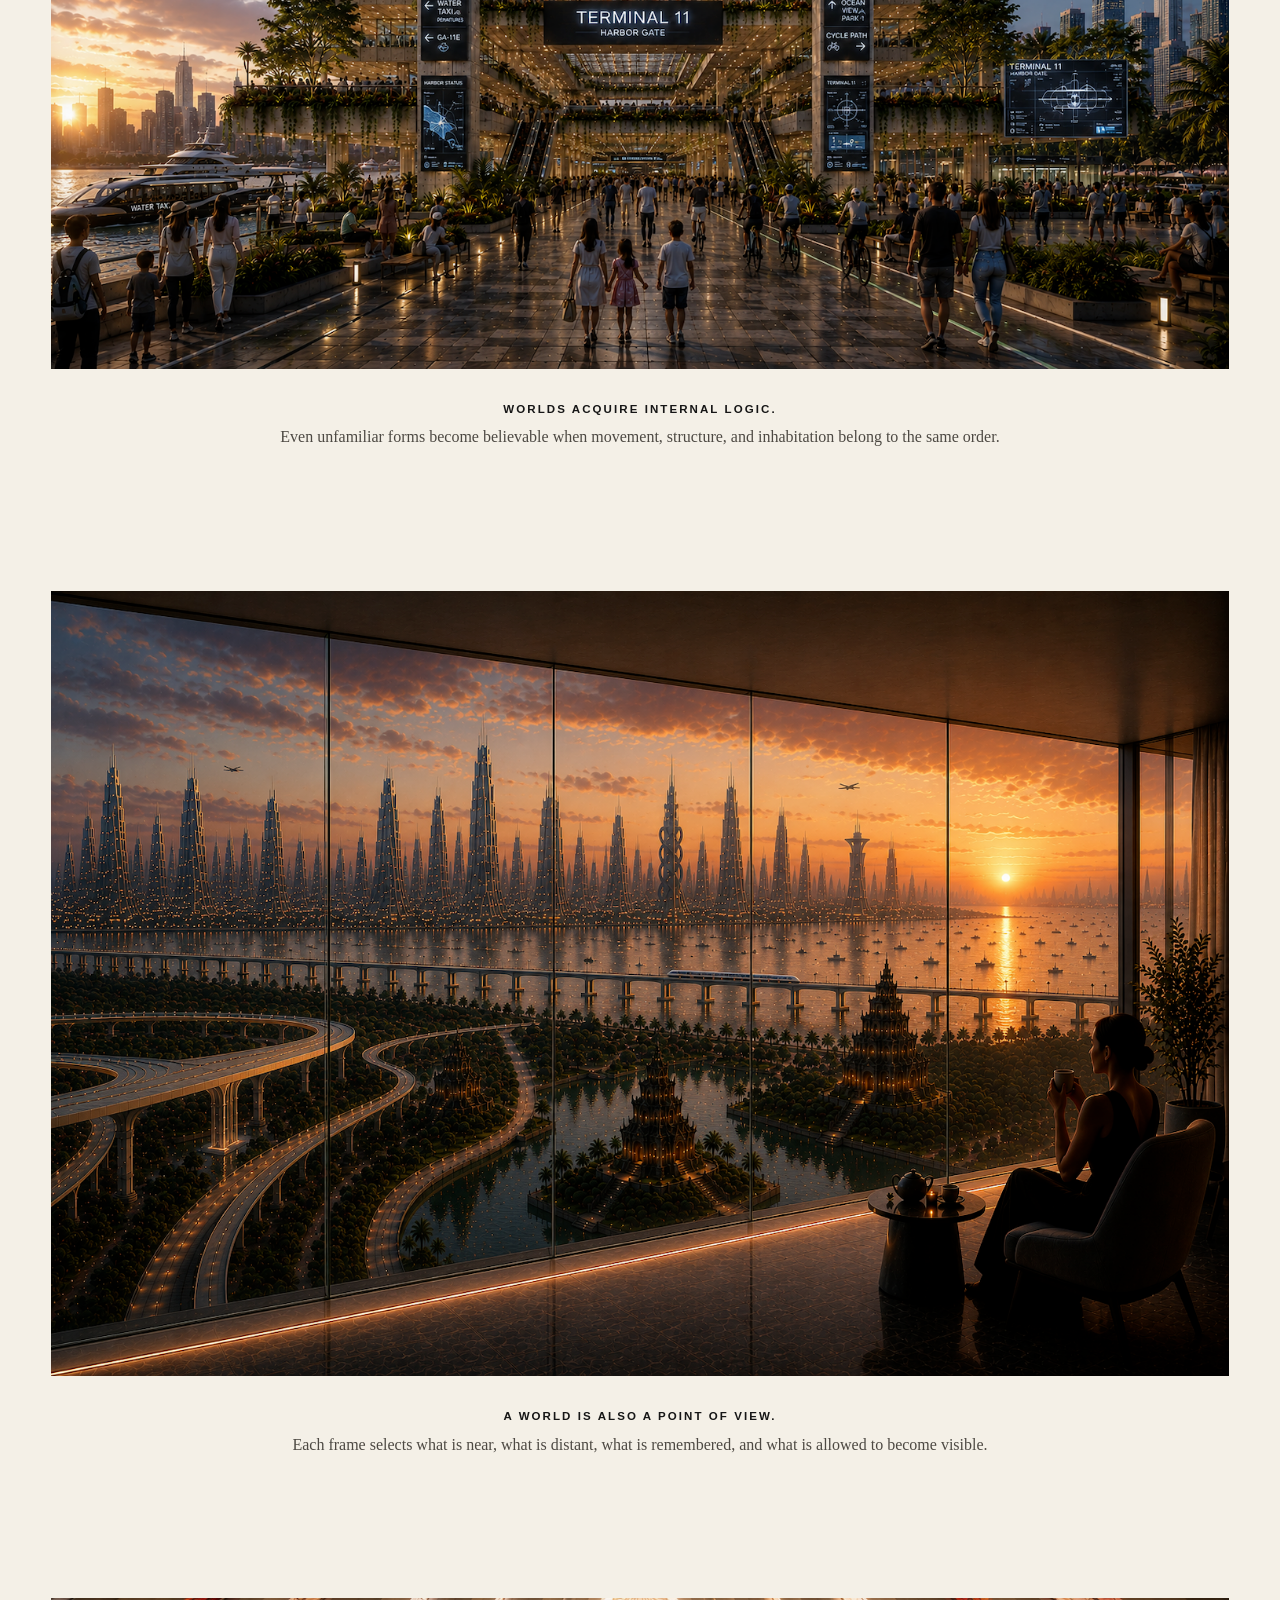
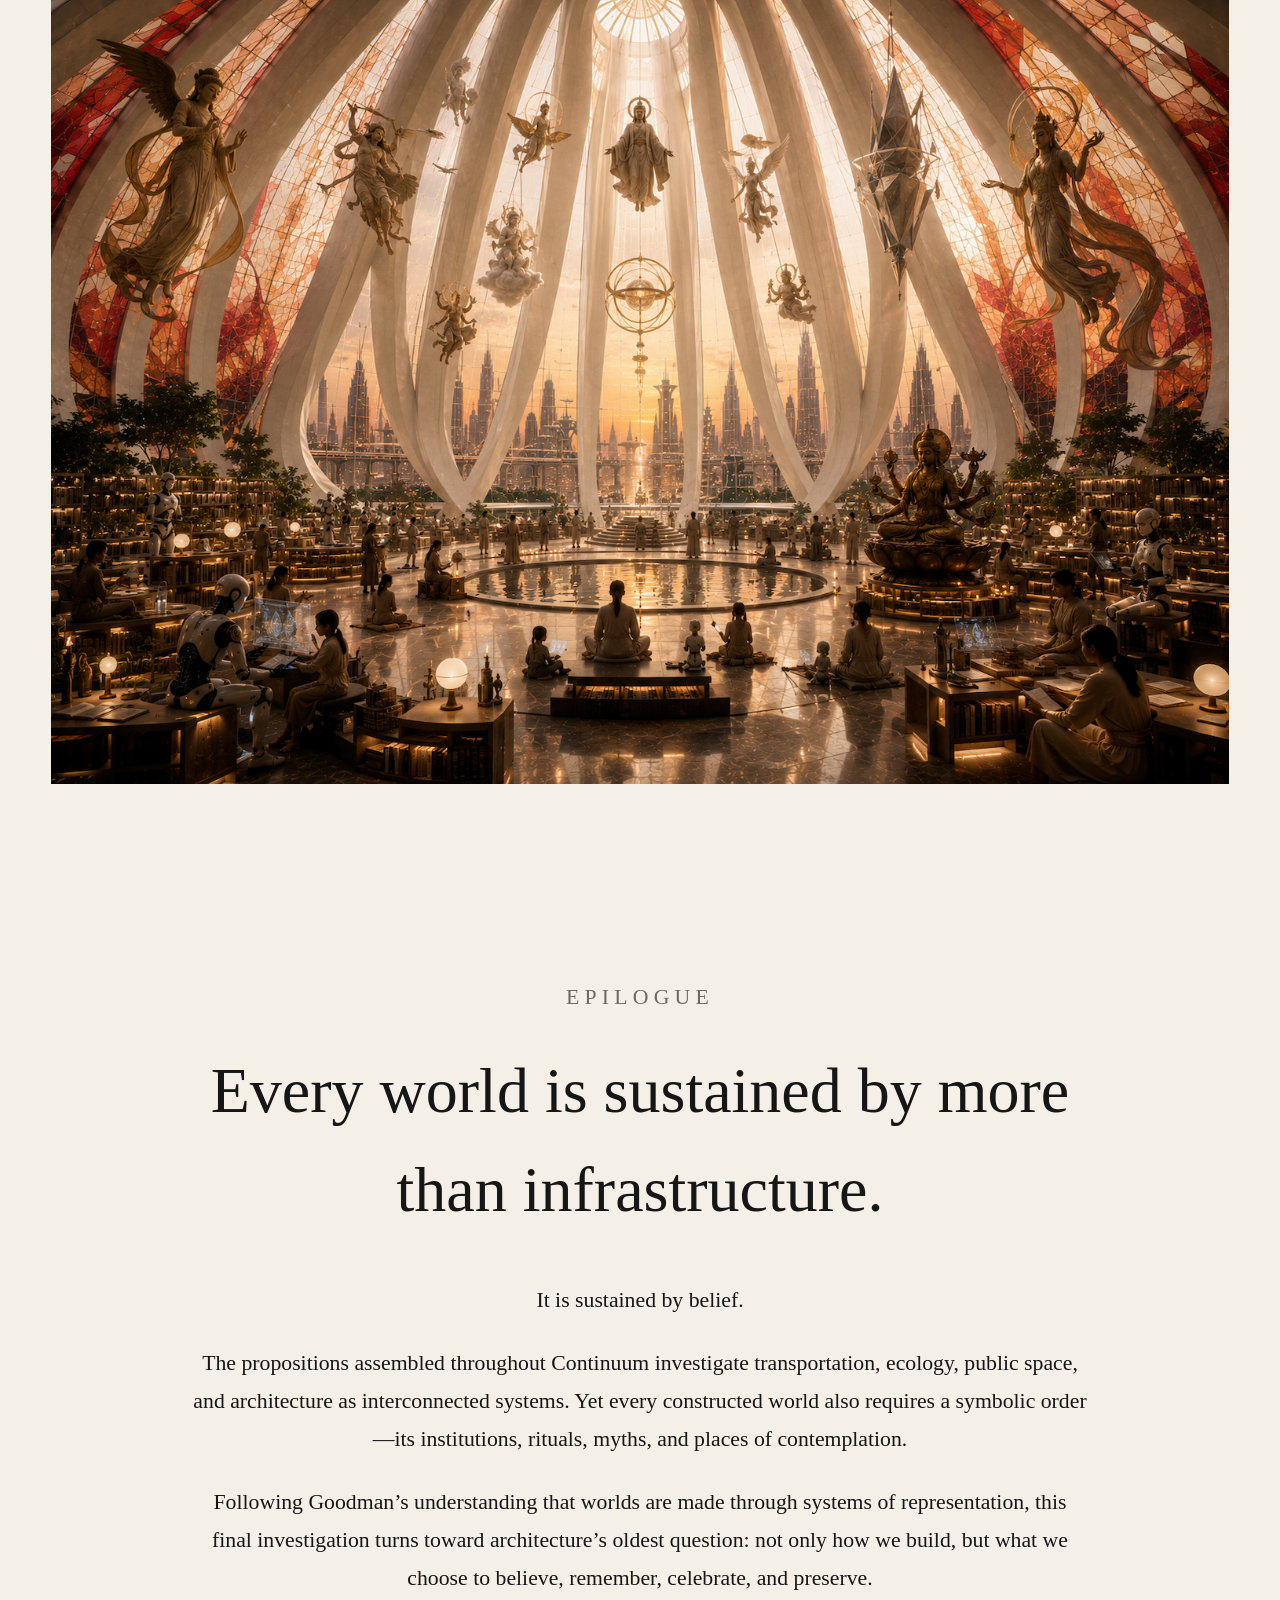
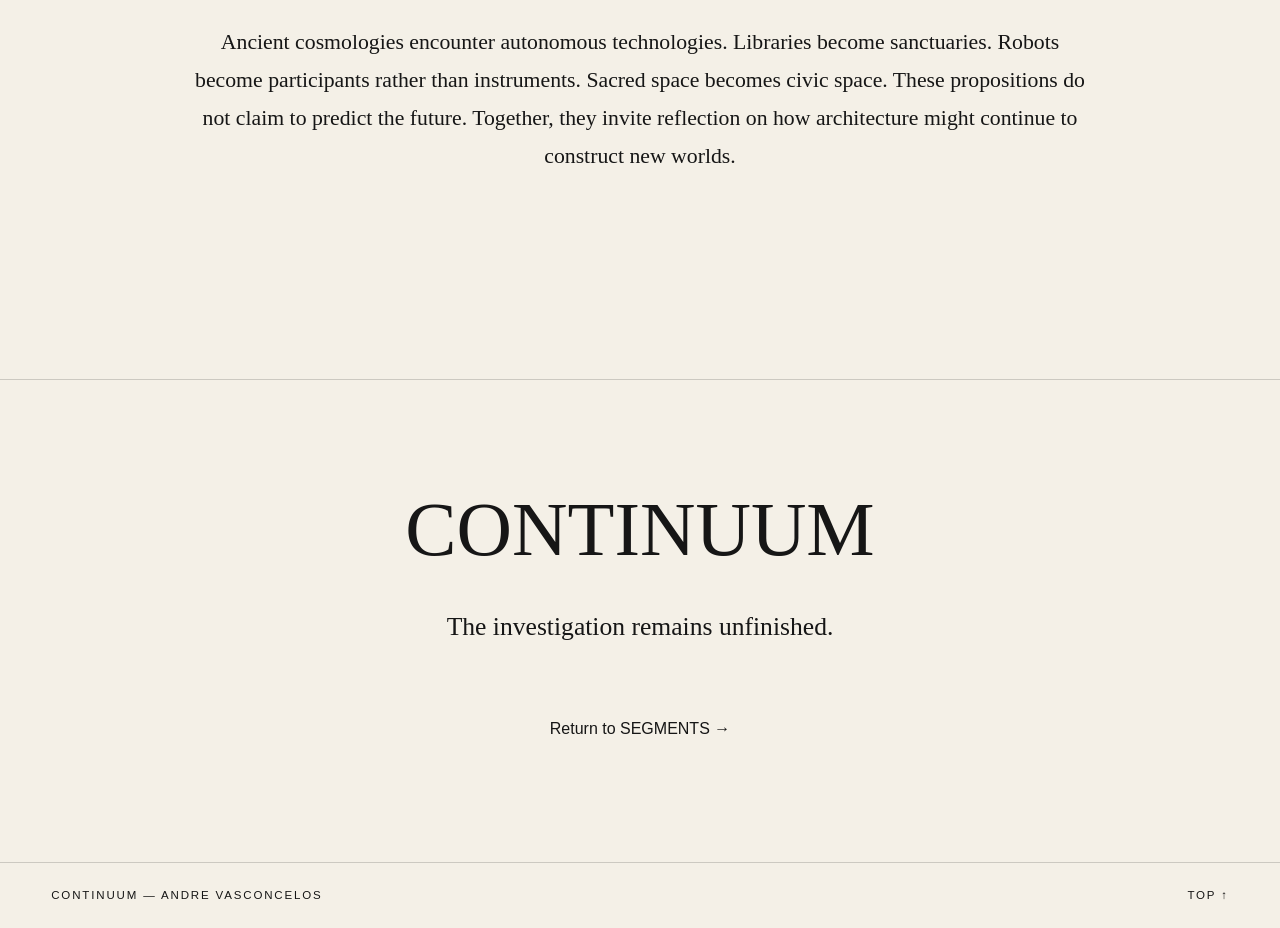
<file: continuum-desktop-fixed.html>
<!doctype html>
<html lang="en">
<head>
  <meta charset="utf-8">
  <meta name="viewport" content="width=device-width, initial-scale=1">
  <meta name="theme-color" content="#f4f0e7">
  <meta name="description" content="CONTINUUM — an architectural essay on worldmaking by Andre Vasconcelos.">
  <title>CONTINUUM — SEGMENTS</title>
  <style>
    :root {
      --paper:#f4f0e7;
      --ink:#161616;
      --muted:#6d6a64;
      --line:rgba(22,22,22,.18);
      --pad:clamp(22px,4vw,72px);
      --serif:Georgia,"Times New Roman",serif;
      --sans:Arial,Helvetica,sans-serif;
    }
    *{box-sizing:border-box}
    html{scroll-behavior:smooth}
    body{margin:0;background:var(--paper);color:var(--ink);font-family:var(--sans);font-size:16px;line-height:1.55}
    a{color:inherit;text-decoration:none}
    img{display:block;max-width:100%}
    button{font:inherit}
    .site-header{position:sticky;top:0;z-index:20;display:flex;align-items:center;justify-content:space-between;padding:18px var(--pad);background:rgba(244,240,231,.9);backdrop-filter:blur(12px);border-bottom:1px solid var(--line)}
    .brand{letter-spacing:.36em;font-size:.82rem;font-weight:700}
    .site-nav{display:flex;gap:24px;align-items:center;font-size:.72rem;letter-spacing:.16em;text-transform:uppercase}
    .site-nav a[aria-current="page"]{font-weight:700}
    .hero{min-height:88vh;display:grid;grid-template-columns:minmax(280px,.85fr) minmax(0,1.55fr);gap:clamp(36px,7vw,120px);align-items:center;padding:clamp(70px,10vw,150px) var(--pad)}
    .hero>div{min-width:0}.hero h1{margin:0 0 18px;font-family:var(--serif);font-weight:400;font-size:clamp(3.2rem,4.5vw,5.6rem);line-height:.95;letter-spacing:.01em;white-space:nowrap}
    .hero .thesis{font-family:var(--serif);font-size:clamp(1.3rem,2.2vw,2.05rem);line-height:1.28;margin:0 0 42px}
    .hero .thesis em{font-weight:400}
    .hero .intro{max-width:620px;color:#2e2c28}
    .hero-image,.essay-image{margin:0;overflow:hidden;background:#ddd7cc;cursor:zoom-in}
    .hero-image img{width:100%;height:min(70vh,780px);object-fit:cover;transition:transform .45s ease}
    .hero-image:hover img,.essay-image:hover img{transform:scale(1.012)}
    .down{display:inline-block;margin-top:30px;font-size:1.2rem}
    .text-block{max-width:920px;margin:0 auto;padding:clamp(90px,12vw,180px) var(--pad);text-align:center}
    .eyebrow{margin:0 0 26px;font-size:.72rem;letter-spacing:.24em;text-transform:uppercase;color:var(--muted)}
    .text-block h2{font-family:var(--serif);font-size:clamp(2rem,4vw,4.3rem);font-weight:400;margin:0 0 38px}
    .text-block p{font-family:var(--serif);font-size:clamp(1.15rem,1.7vw,1.5rem);line-height:1.7;margin:0 0 26px}
    .text-block .source{font-family:var(--sans);font-size:.82rem;line-height:1.6;color:var(--muted);margin-top:36px}
    .stream{padding:0 var(--pad)}
    .essay-image{margin:0 0 14px}
    .essay-image img{width:100%;height:auto;transition:transform .45s ease}
    .caption{max-width:920px;margin:0 auto;padding:18px 0 clamp(90px,11vw,170px);text-align:center}
    .caption strong{display:block;font-size:.72rem;letter-spacing:.18em;text-transform:uppercase;margin-bottom:7px}
    .caption span{font-family:var(--serif);color:#4d4943}
    .interlude{display:grid;grid-template-columns:1fr 1fr;gap:clamp(36px,8vw,130px);padding:clamp(90px,12vw,190px) var(--pad);border-top:1px solid var(--line);border-bottom:1px solid var(--line)}
    .interlude h2{font-family:var(--serif);font-weight:400;font-size:clamp(2.4rem,5vw,5.7rem);margin:0}
    .interlude p{font-family:var(--serif);font-size:clamp(1.15rem,1.7vw,1.5rem);line-height:1.75;margin:0}
    .epilogue{max-width:1000px;margin:0 auto;padding:clamp(100px,14vw,220px) var(--pad);text-align:center}
    .epilogue h2{font-family:var(--serif);font-size:clamp(2.5rem,5vw,5.5rem);font-weight:400;margin:0 0 42px}
    .epilogue p{font-family:var(--serif);font-size:clamp(1.15rem,1.7vw,1.5rem);line-height:1.75;margin:0 0 25px}
    .ending{padding:90px var(--pad) 120px;text-align:center;border-top:1px solid var(--line)}
    .ending h2{font-family:var(--serif);font-size:clamp(2.4rem,6vw,6rem);font-weight:400;margin:0 0 18px}
    .ending p{font-family:var(--serif);font-size:clamp(1.2rem,2vw,1.8rem);margin:0 0 70px}
    footer{display:flex;justify-content:space-between;gap:20px;padding:24px var(--pad);border-top:1px solid var(--line);font-size:.72rem;letter-spacing:.16em;text-transform:uppercase}
    .viewer{position:fixed;inset:0;width:100%;height:100%;max-width:none;max-height:none;margin:0;padding:0;border:0;background:rgba(9,9,9,.98);color:white;overflow:hidden}
    .viewer::backdrop{background:#090909}
    .viewer-stage{width:100%;height:100%;margin:0;display:grid;place-items:center;padding:58px 72px 92px}
    .viewer-stage img{max-width:100%;max-height:100%;object-fit:contain}
    .viewer-caption{position:absolute;left:50%;bottom:20px;transform:translateX(-50%);width:min(760px,70vw);text-align:center;font-size:.78rem;color:rgba(255,255,255,.72)}
    .viewer button{position:absolute;z-index:3;border:0;background:transparent;color:white;cursor:pointer}
    .close{top:16px;right:22px;font-size:2rem}
    .nav{top:50%;transform:translateY(-50%);font-size:2rem;padding:24px}
    .prev{left:8px}.next{right:8px}
    @media(max-width:1100px){
      .hero h1{font-size:clamp(3rem,10vw,5.6rem)}
    }
    @media(max-width:900px){
      .site-nav{gap:12px;font-size:.62rem}.site-nav .optional{display:none}
      .interlude{grid-template-columns:1fr}.viewer-stage{padding:62px 12px 100px}.nav{padding:12px}.viewer-caption{width:88vw}
      footer{flex-direction:column}
    }
    @media(prefers-reduced-motion:reduce){html{scroll-behavior:auto}.hero-image img,.essay-image img{transition:none}}
  </style>
</head>
<body id="top">
  <header class="site-header">
    <a class="brand" href="index.html">SEGMENTS</a>
    <nav class="site-nav" aria-label="Primary navigation">
      <a href="index.html#archive">Investigations</a>
      <a href="continuum.html" aria-current="page">Continuum</a>
      <a class="optional" href="index.html#leisure">Leisure</a>
      <a class="optional" href="index.html#support">Support</a>
    </nav>
  </header>

  <main>
    <section class="hero" aria-labelledby="continuum-title">
      <div>
        <p class="eyebrow">Archive II</p>
        <h1 id="continuum-title">CONTINUUM</h1>
        <p class="thesis">Not every investigation concludes.<br><em>Some transpose.</em></p>
        <p class="intro">Continuum gathers investigations that remain deliberately open. Rather than seeking definitive conclusions, these works explore how architecture shifts between representation, infrastructure, landscape, and possible realities. Drawings, models, and speculative propositions become instruments through which alternative worlds can be imagined and tested.</p>
        <a class="down" href="#worldmaking" aria-label="Continue to Worldmaking">↓</a>
      </div>
      <figure class="hero-image" data-index="7" tabindex="0" aria-label="Open image fullscreen">
        <img src="assets/images/continuum-08.png" alt="A speculative metropolis combining elevated promenades, water gardens, temples, rail infrastructure, and a distant skyline at sunset">
      </figure>
    </section>

    <section id="worldmaking" class="text-block">
      <p class="eyebrow">Worldmaking</p>
      <h2>Architecture as a version of reality.</h2>
      <p>Continuum is informed by philosopher <strong>Nelson Goodman</strong>, whose <em>Ways of Worldmaking</em> proposes that worlds are not simply discovered but constructed through systems of symbols, descriptions, classifications, and representations.</p>
      <p>Architecture participates in this process. Every drawing selects, omits, orders, weights, supplements, and transforms relationships. Infrastructure becomes landscape; landscape becomes architecture; transportation becomes civic space. A project is therefore not a copy of a predetermined world, but a proposition for another coherent version of it.</p>
      <p class="source">Conceptual source: Nelson Goodman, <em>Ways of Worldmaking</em> (1978), especially Chapter I, “Words, Works, Worlds,” and its discussion of composition and decomposition, weighting, ordering, deletion and supplementation, and deformation.</p>
    </section>

    <section class="stream" aria-label="Continuum image sequence">
      <figure class="essay-image" data-index="0" tabindex="0"><img loading="lazy" src="assets/images/continuum-01.png" alt="Futuristic high-speed rail crossing a dense vertical city above a civic plaza"></figure>
      <p class="caption"><strong>Infrastructure as continuous habitat.</strong><span>Mobility and dwelling become indistinguishable when the city is conceived as layered sections.</span></p>

      <figure class="essay-image" data-index="1" tabindex="0"><img loading="lazy" src="assets/images/continuum-02.png" alt="A public concourse beneath elevated rail and layered infrastructure with drones and a central red tree"></figure>
      <p class="caption"><strong>Composition and decomposition.</strong><span>The city is disassembled into movement, structure, landscape, commerce, and public life—then composed again.</span></p>

      <figure class="essay-image" data-index="2" tabindex="0"><img loading="lazy" src="assets/images/continuum-03.png" alt="A layered transit hub with trains, water, gardens, bicycles, and public terraces"></figure>
      <p class="caption"><strong>Civic systems are architectural material.</strong><span>Transportation, recreation, ecology, and daily ritual occupy the same spatial order.</span></p>

      <figure class="essay-image" data-index="3" tabindex="0"><img loading="lazy" src="assets/images/continuum-04.png" alt="A vast glass-covered urban atrium combining trains, cycling paths, gardens, terraces, and waterfalls"></figure>
      <p class="caption"><strong>Order does not require separation.</strong><span>Coherence can emerge through overlap, adjacency, and the productive friction of many systems.</span></p>
    </section>

    <section class="interlude">
      <h2>Translation<br>through agility.</h2>
      <p>Artificial intelligence functions here as a speculative medium. It expands the architect’s capacity for translation, juxtaposition, synthesis, and iteration. Ideas separated by geography, history, culture, technology, material, and scale can be recombined with remarkable <strong>agility</strong>, allowing previously disconnected architectural propositions to be explored as coherent world versions.</p>
    </section>

    <section class="stream">
      <figure class="essay-image" data-index="4" tabindex="0"><img loading="lazy" src="assets/images/continuum-05.png" alt="A monumental illuminated civic terminal surrounded by gardens and a nighttime skyline"></figure>
      <p class="caption"><strong>Infrastructure becomes ceremony.</strong><span>The terminal is no longer a threshold passed through, but a civic room in which movement is publicly celebrated.</span></p>

      <figure class="essay-image" data-index="5" tabindex="0"><img loading="lazy" src="assets/images/continuum-06.png" alt="A waterfront terminal at sunset connecting harbor mobility, public gardens, cycling, and urban life"></figure>
      <p class="caption"><strong>The sea becomes geography and possibility.</strong><span>Land, water, air, and public life meet through one architectural interface.</span></p>

      <figure class="essay-image" data-index="6" tabindex="0"><img loading="lazy" src="assets/images/continuum-07.png" alt="A circular harbor terminal with a luminous roof, gardens, water taxis, and crowds at sunset"></figure>
      <p class="caption"><strong>Worlds acquire internal logic.</strong><span>Even unfamiliar forms become believable when movement, structure, and inhabitation belong to the same order.</span></p>

      <figure class="essay-image" data-index="8" tabindex="0"><img loading="lazy" src="assets/images/continuum-09.png" alt="A contemplative interior overlooking a futuristic coastal metropolis, temples, elevated roads, and rail at sunset"></figure>
      <p class="caption"><strong>A world is also a point of view.</strong><span>Each frame selects what is near, what is distant, what is remembered, and what is allowed to become visible.</span></p>

      <figure class="essay-image" data-index="9" tabindex="0"><img loading="lazy" src="assets/images/continuum-10.png" alt="A monumental sacred library where people and robots study and meditate beneath suspended divine figures and red glass"></figure>
    </section>

    <section class="epilogue">
      <p class="eyebrow">Epilogue</p>
      <h2>Every world is sustained by more than infrastructure.</h2>
      <p>It is sustained by belief.</p>
      <p>The propositions assembled throughout Continuum investigate transportation, ecology, public space, and architecture as interconnected systems. Yet every constructed world also requires a symbolic order—its institutions, rituals, myths, and places of contemplation.</p>
      <p>Following Goodman’s understanding that worlds are made through systems of representation, this final investigation turns toward architecture’s oldest question: not only how we build, but what we choose to believe, remember, celebrate, and preserve.</p>
      <p>Ancient cosmologies encounter autonomous technologies. Libraries become sanctuaries. Robots become participants rather than instruments. Sacred space becomes civic space. These propositions do not claim to predict the future. Together, they invite reflection on how architecture might continue to construct new worlds.</p>
    </section>

    <section class="ending">
      <h2>CONTINUUM</h2>
      <p>The investigation remains unfinished.</p>
      <a href="index.html">Return to SEGMENTS →</a>
    </section>
  </main>

  <footer>
    <span>Continuum — Andre Vasconcelos</span>
    <a href="#top">Top ↑</a>
  </footer>

  <dialog id="viewer" class="viewer" aria-label="Fullscreen image viewer">
    <button class="close" id="close" aria-label="Close viewer">×</button>
    <button class="nav prev" id="prev" aria-label="Previous image">←</button>
    <figure class="viewer-stage">
      <img id="viewer-image" alt="">
      <figcaption class="viewer-caption" id="viewer-caption"></figcaption>
    </figure>
    <button class="nav next" id="next" aria-label="Next image">→</button>
  </dialog>

  <script>
    const images = [
      ['assets/images/continuum-01.png','Infrastructure as continuous habitat.'],
      ['assets/images/continuum-02.png','Composition and decomposition.'],
      ['assets/images/continuum-03.png','Civic systems are architectural material.'],
      ['assets/images/continuum-04.png','Order does not require separation.'],
      ['assets/images/continuum-05.png','Infrastructure becomes ceremony.'],
      ['assets/images/continuum-06.png','The sea becomes geography and possibility.'],
      ['assets/images/continuum-07.png','Worlds acquire internal logic.'],
      ['assets/images/continuum-08.png','Architecture as a version of reality.'],
      ['assets/images/continuum-09.png','A world is also a point of view.'],
      ['assets/images/continuum-10.png','Every world is sustained by more than infrastructure.']
    ];
    const viewer = document.getElementById('viewer');
    const viewerImage = document.getElementById('viewer-image');
    const viewerCaption = document.getElementById('viewer-caption');
    let current = 0;
    function show(index){
      current = (index + images.length) % images.length;
      viewerImage.src = images[current][0];
      viewerImage.alt = images[current][1];
      viewerCaption.textContent = `${String(current + 1).padStart(2,'0')} / ${String(images.length).padStart(2,'0')} — ${images[current][1]}`;
      if(!viewer.open) viewer.showModal();
    }
    document.querySelectorAll('[data-index]').forEach(el=>{
      el.addEventListener('click',()=>show(Number(el.dataset.index)));
      el.addEventListener('keydown',e=>{if(e.key==='Enter'||e.key===' '){e.preventDefault();show(Number(el.dataset.index));}});
    });
    document.getElementById('close').addEventListener('click',()=>viewer.close());
    document.getElementById('prev').addEventListener('click',()=>show(current-1));
    document.getElementById('next').addEventListener('click',()=>show(current+1));
    viewer.addEventListener('click',e=>{if(e.target===viewer) viewer.close();});
    document.addEventListener('keydown',e=>{
      if(!viewer.open) return;
      if(e.key==='ArrowLeft') show(current-1);
      if(e.key==='ArrowRight') show(current+1);
    });
  </script>
</body>
</html>
</file>
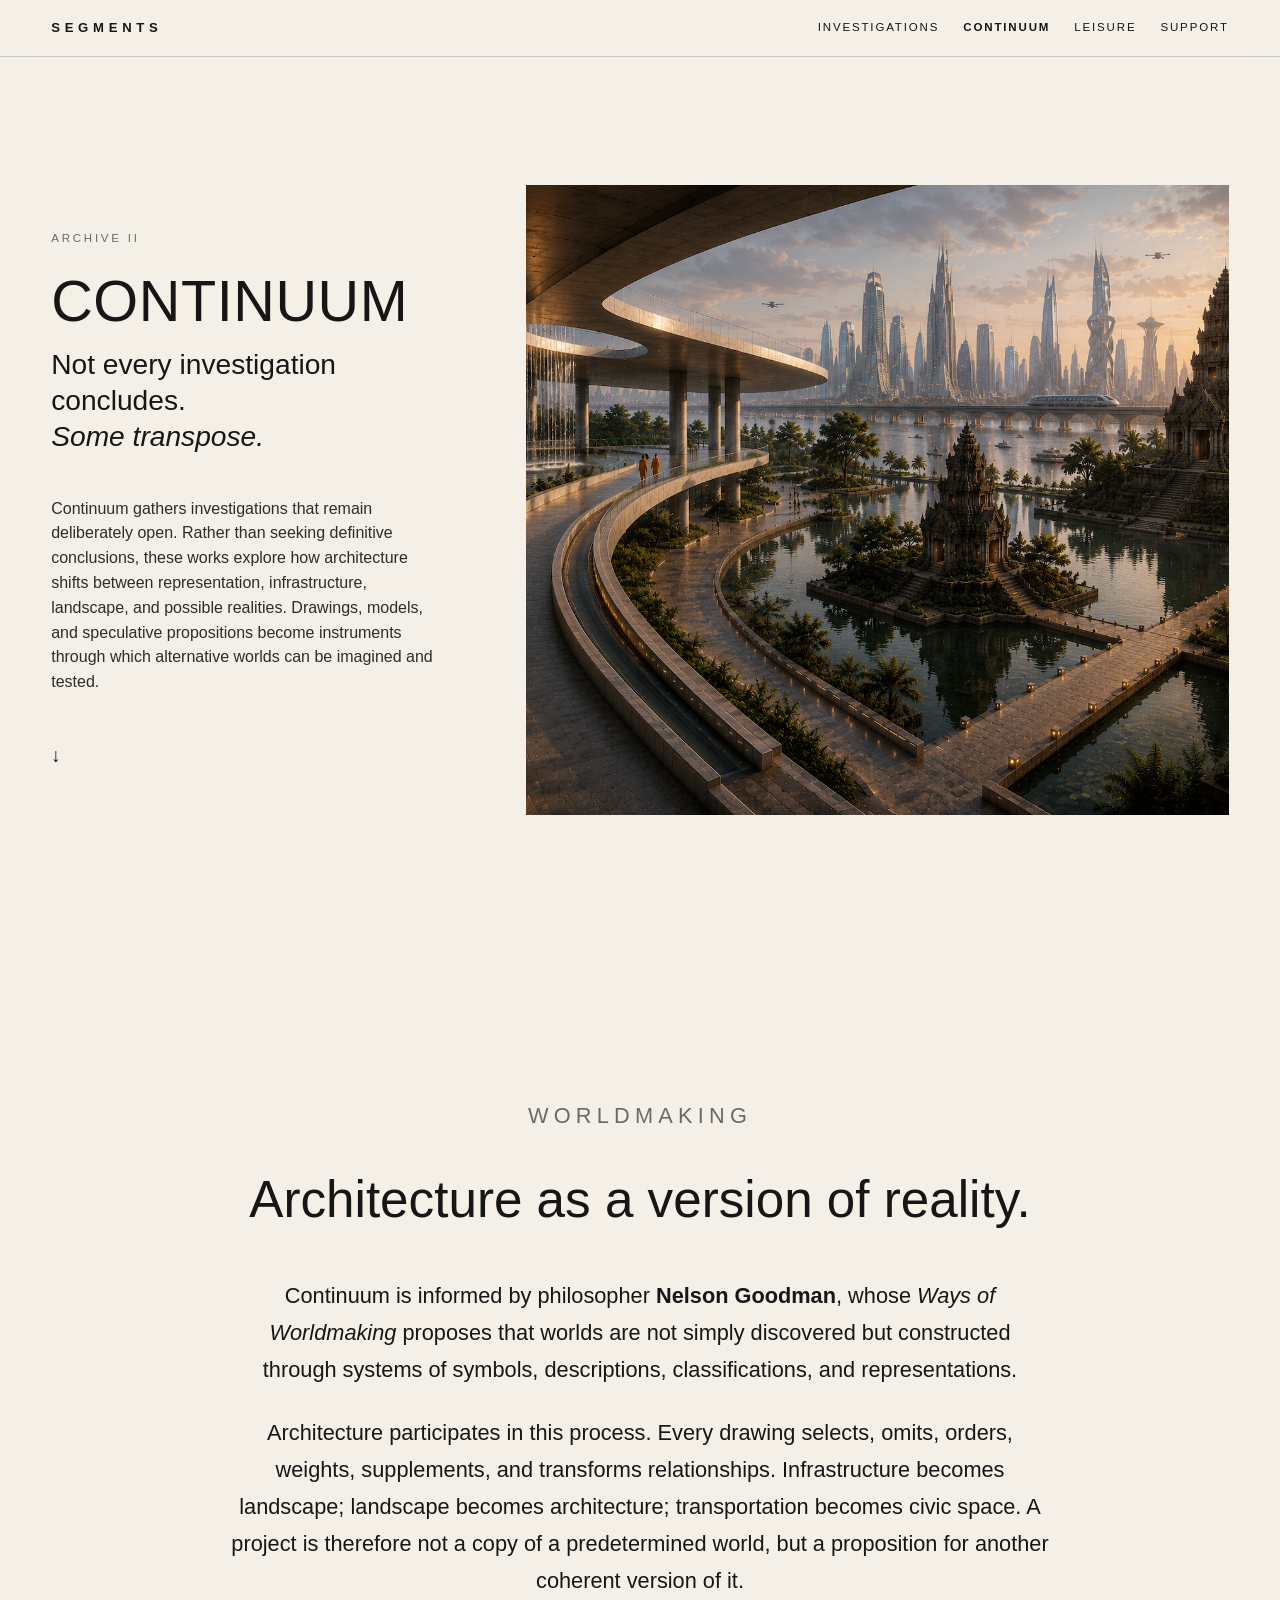
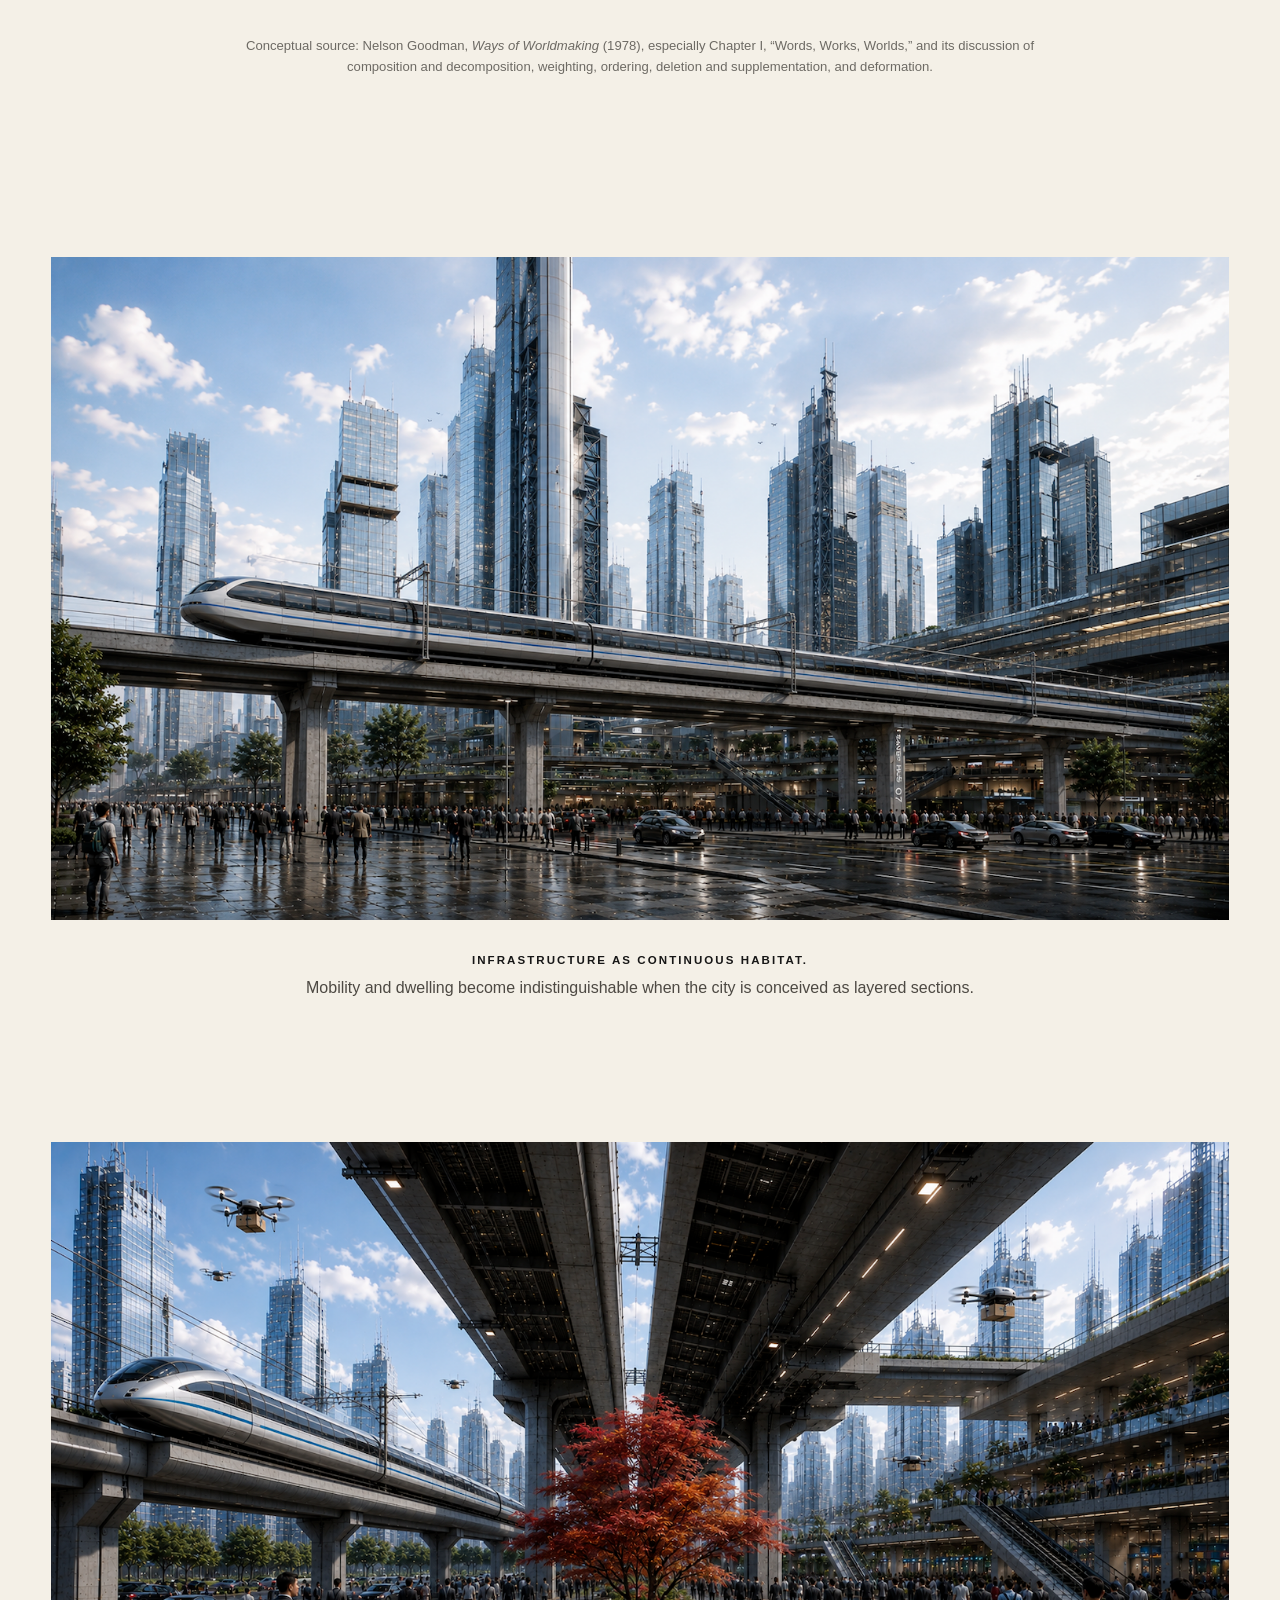
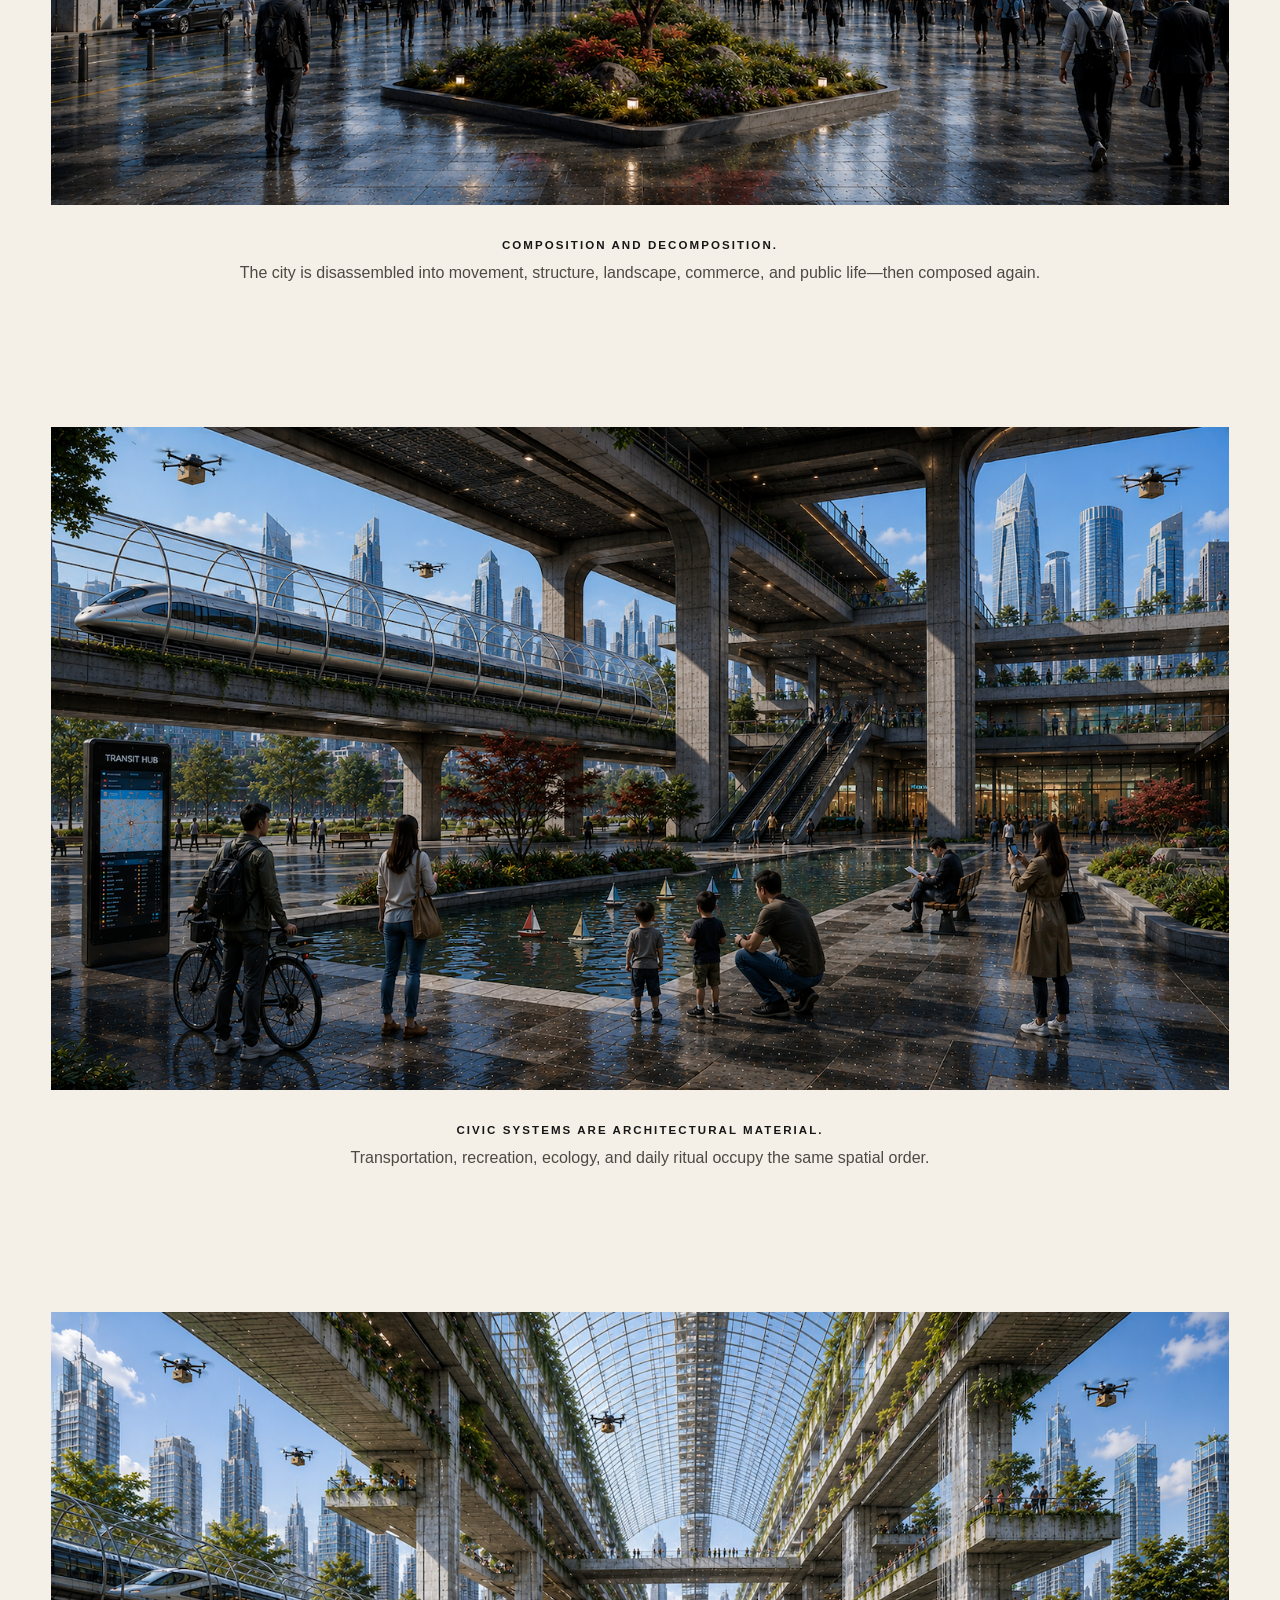
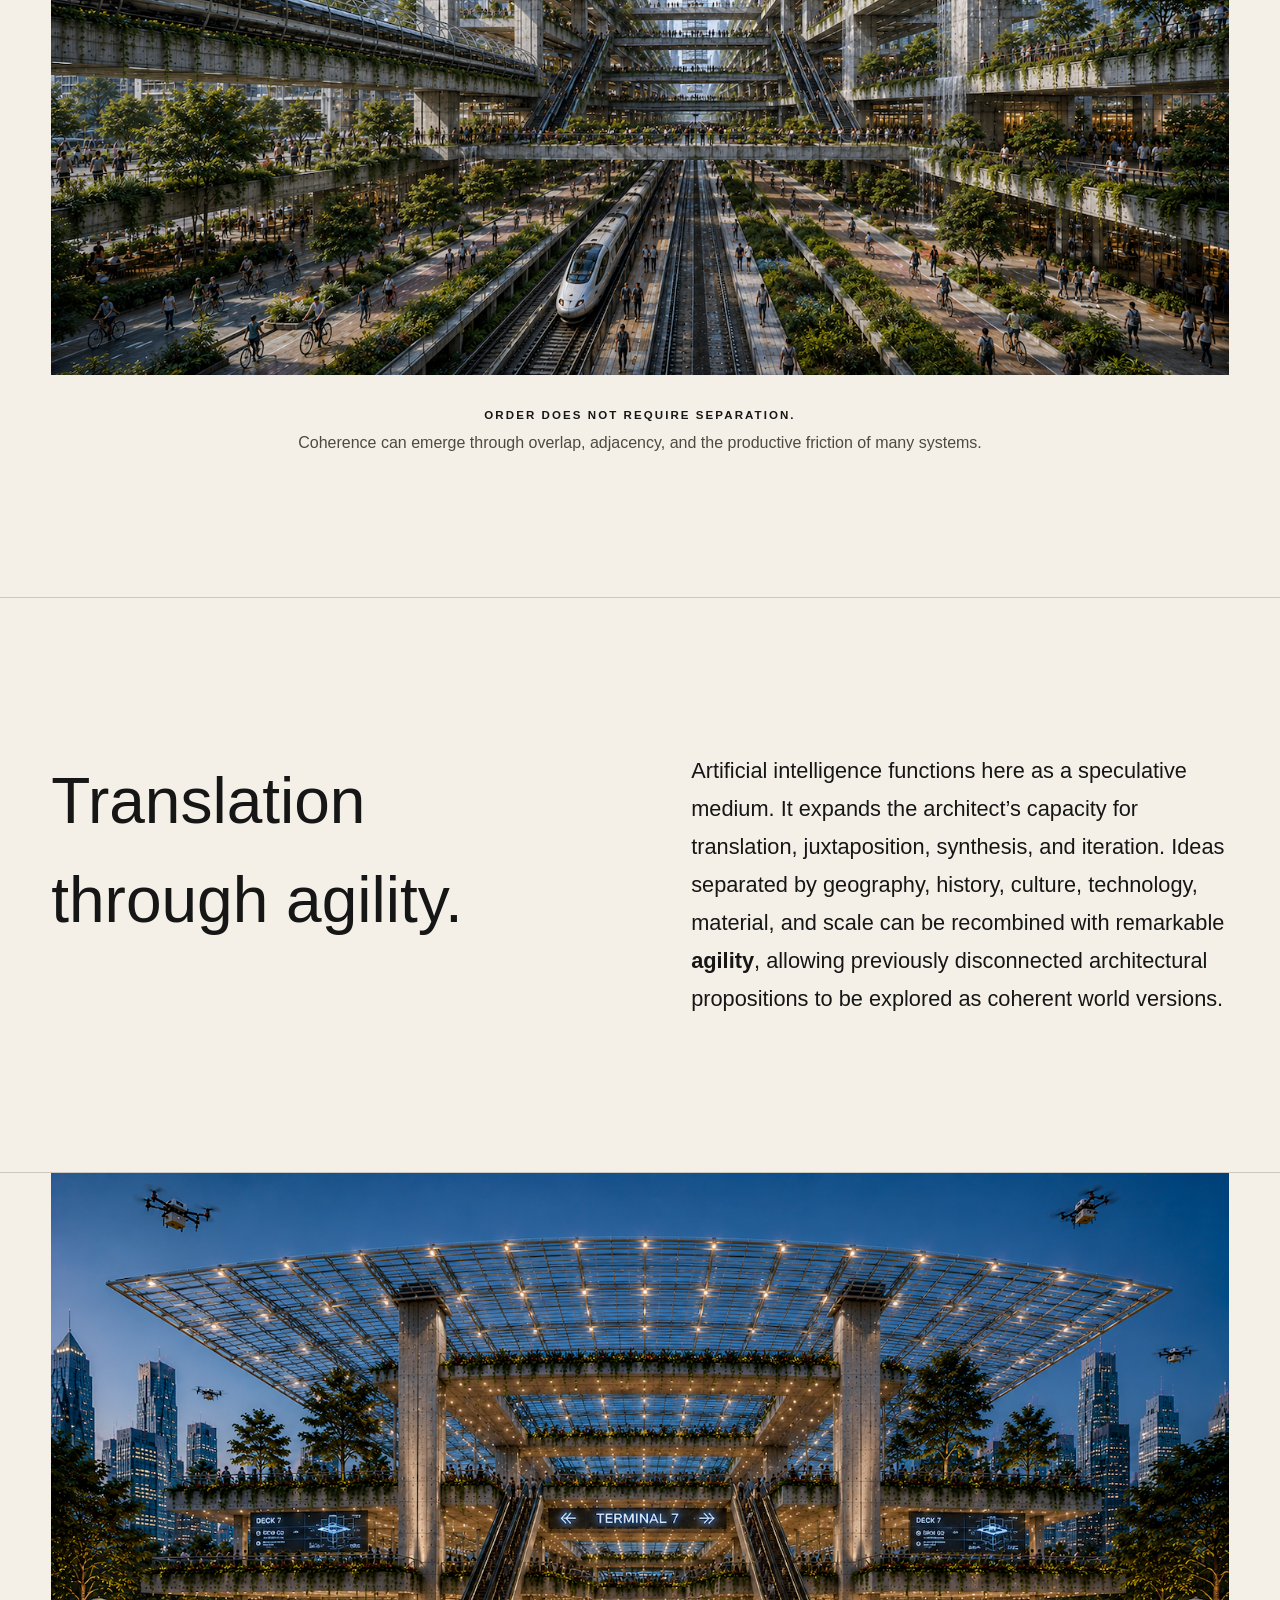
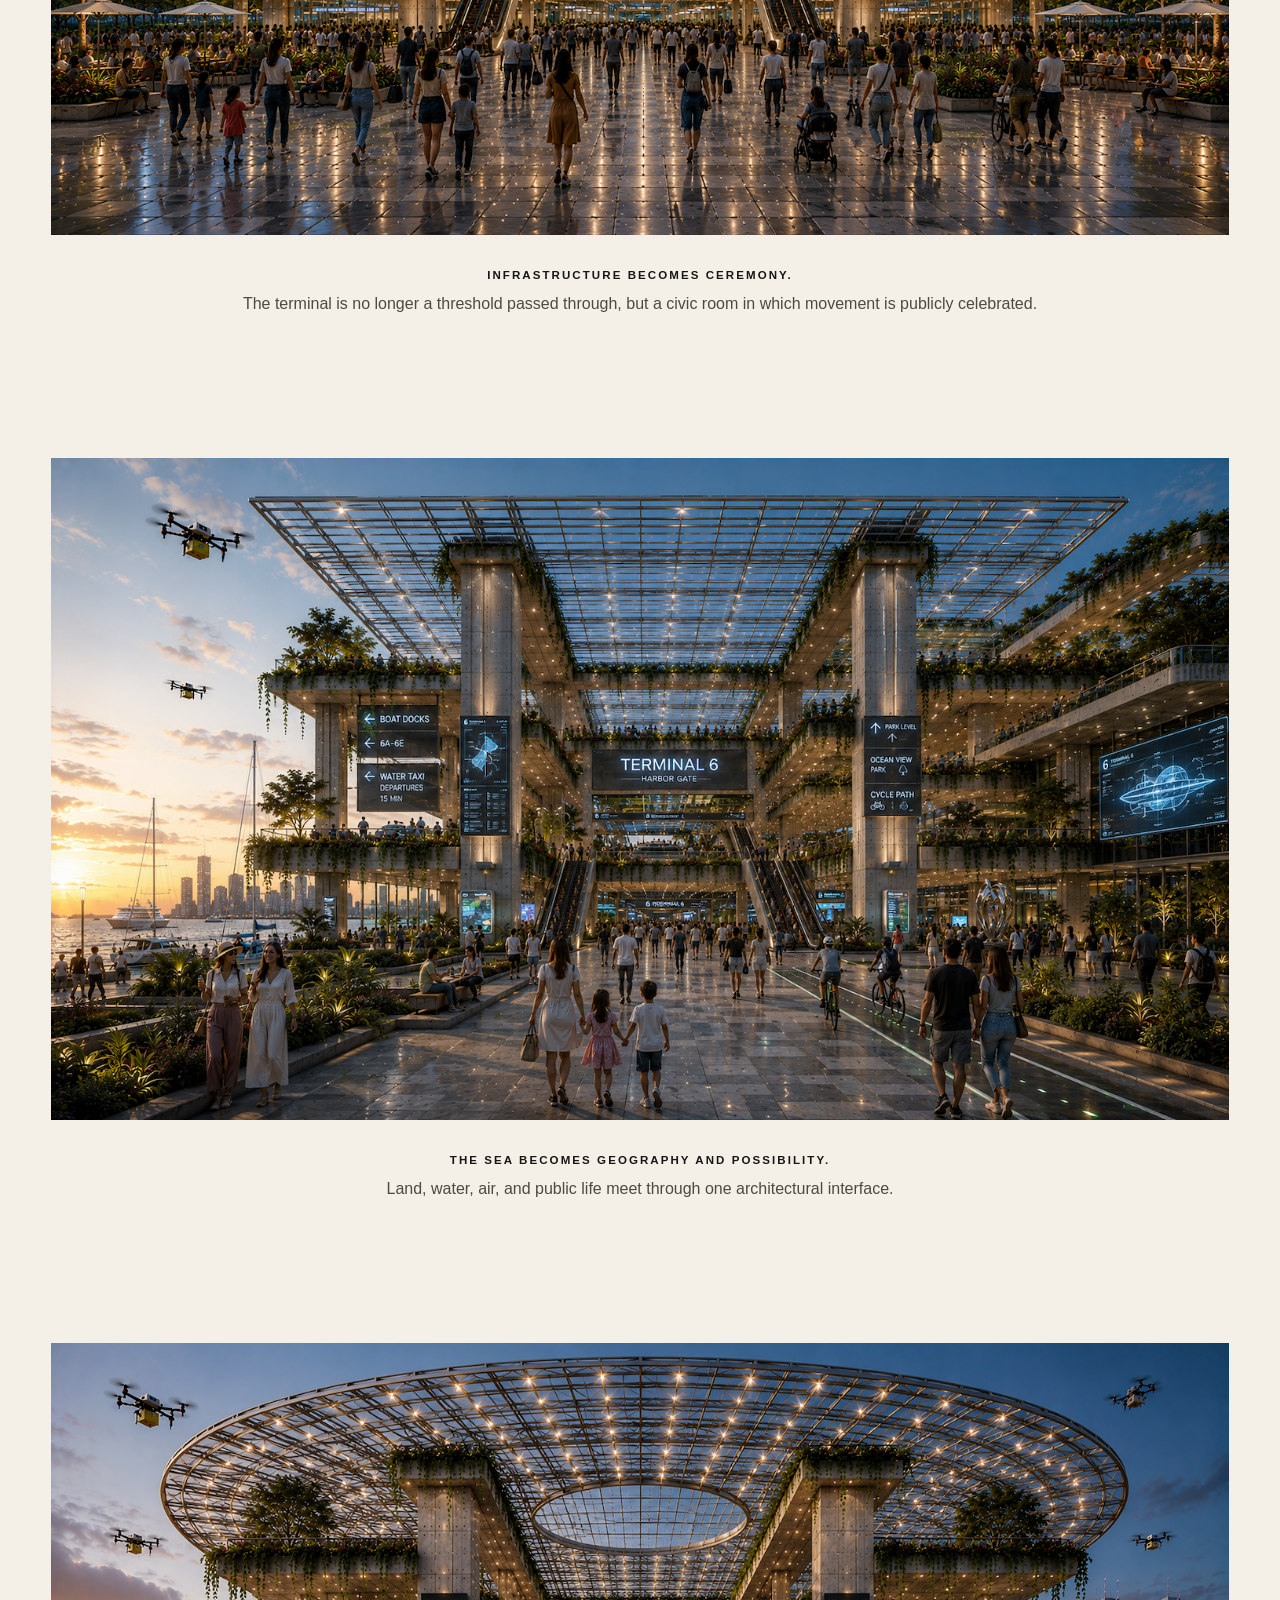
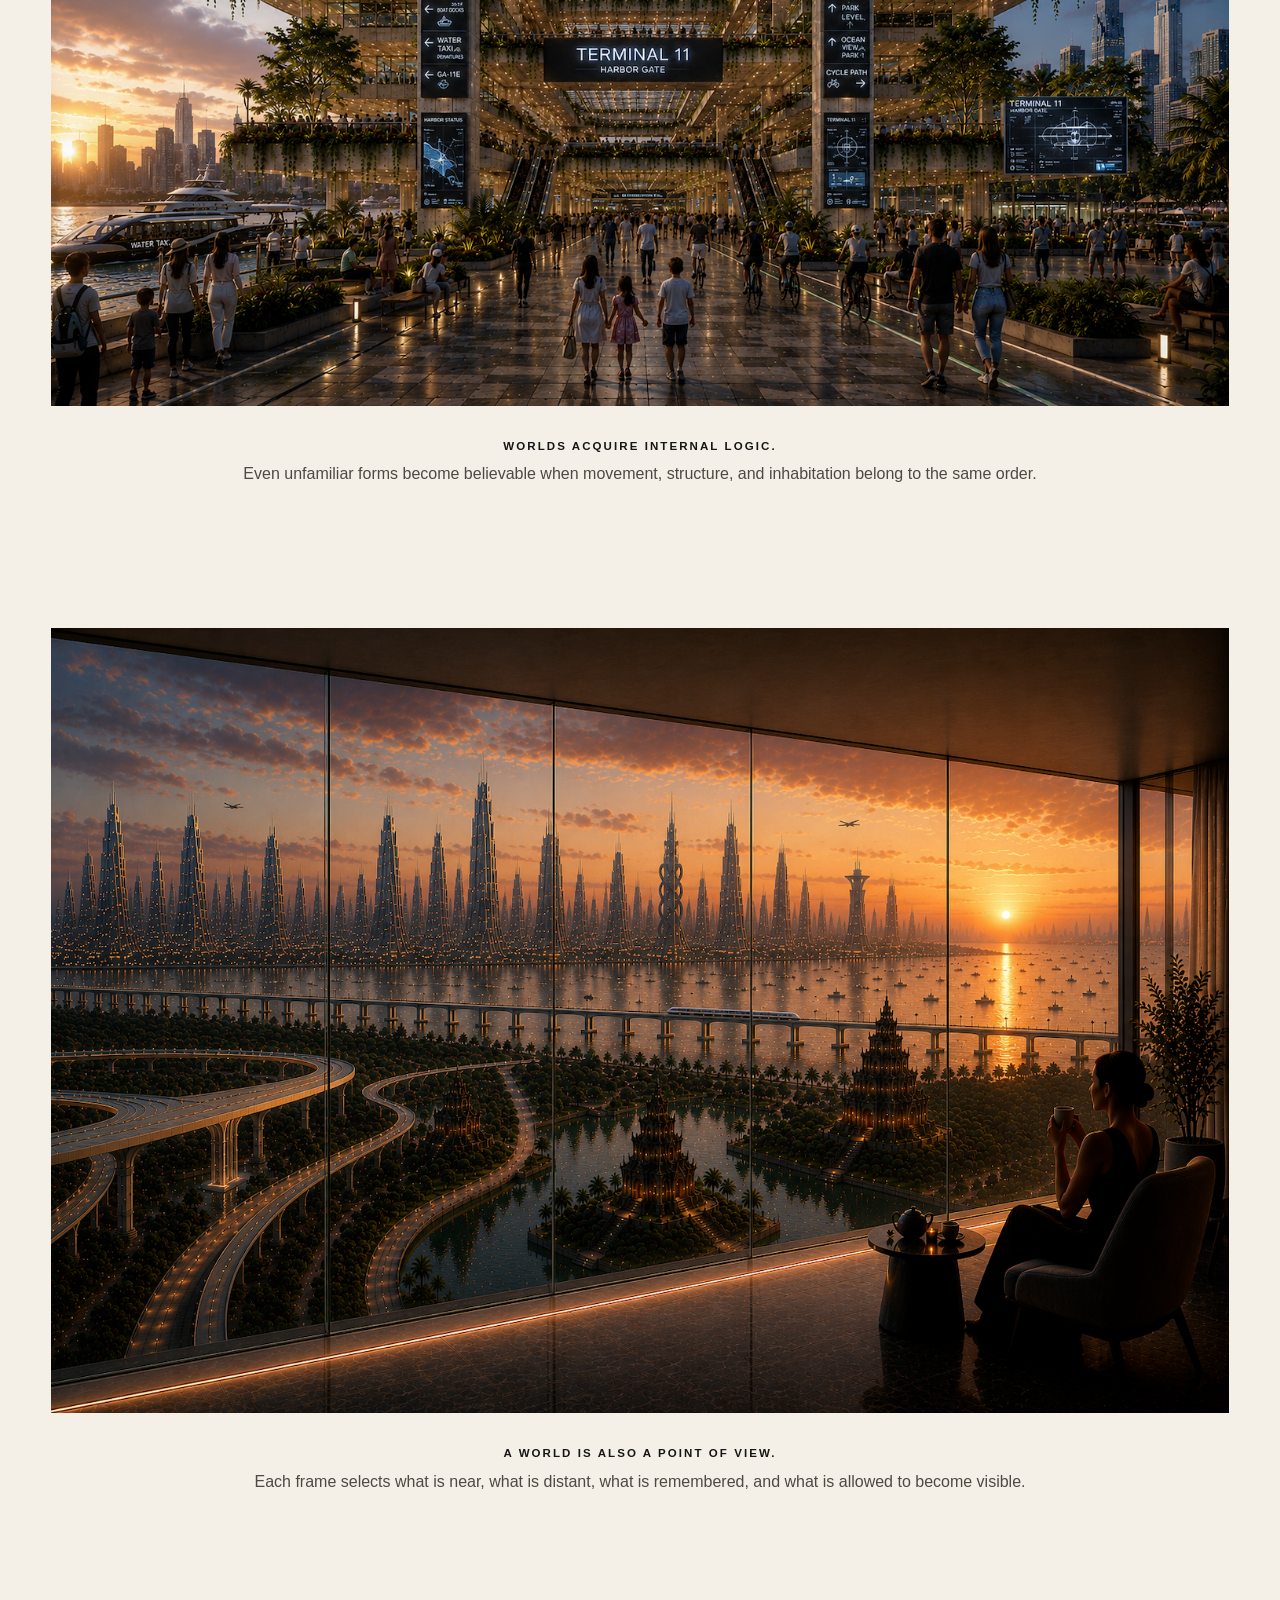
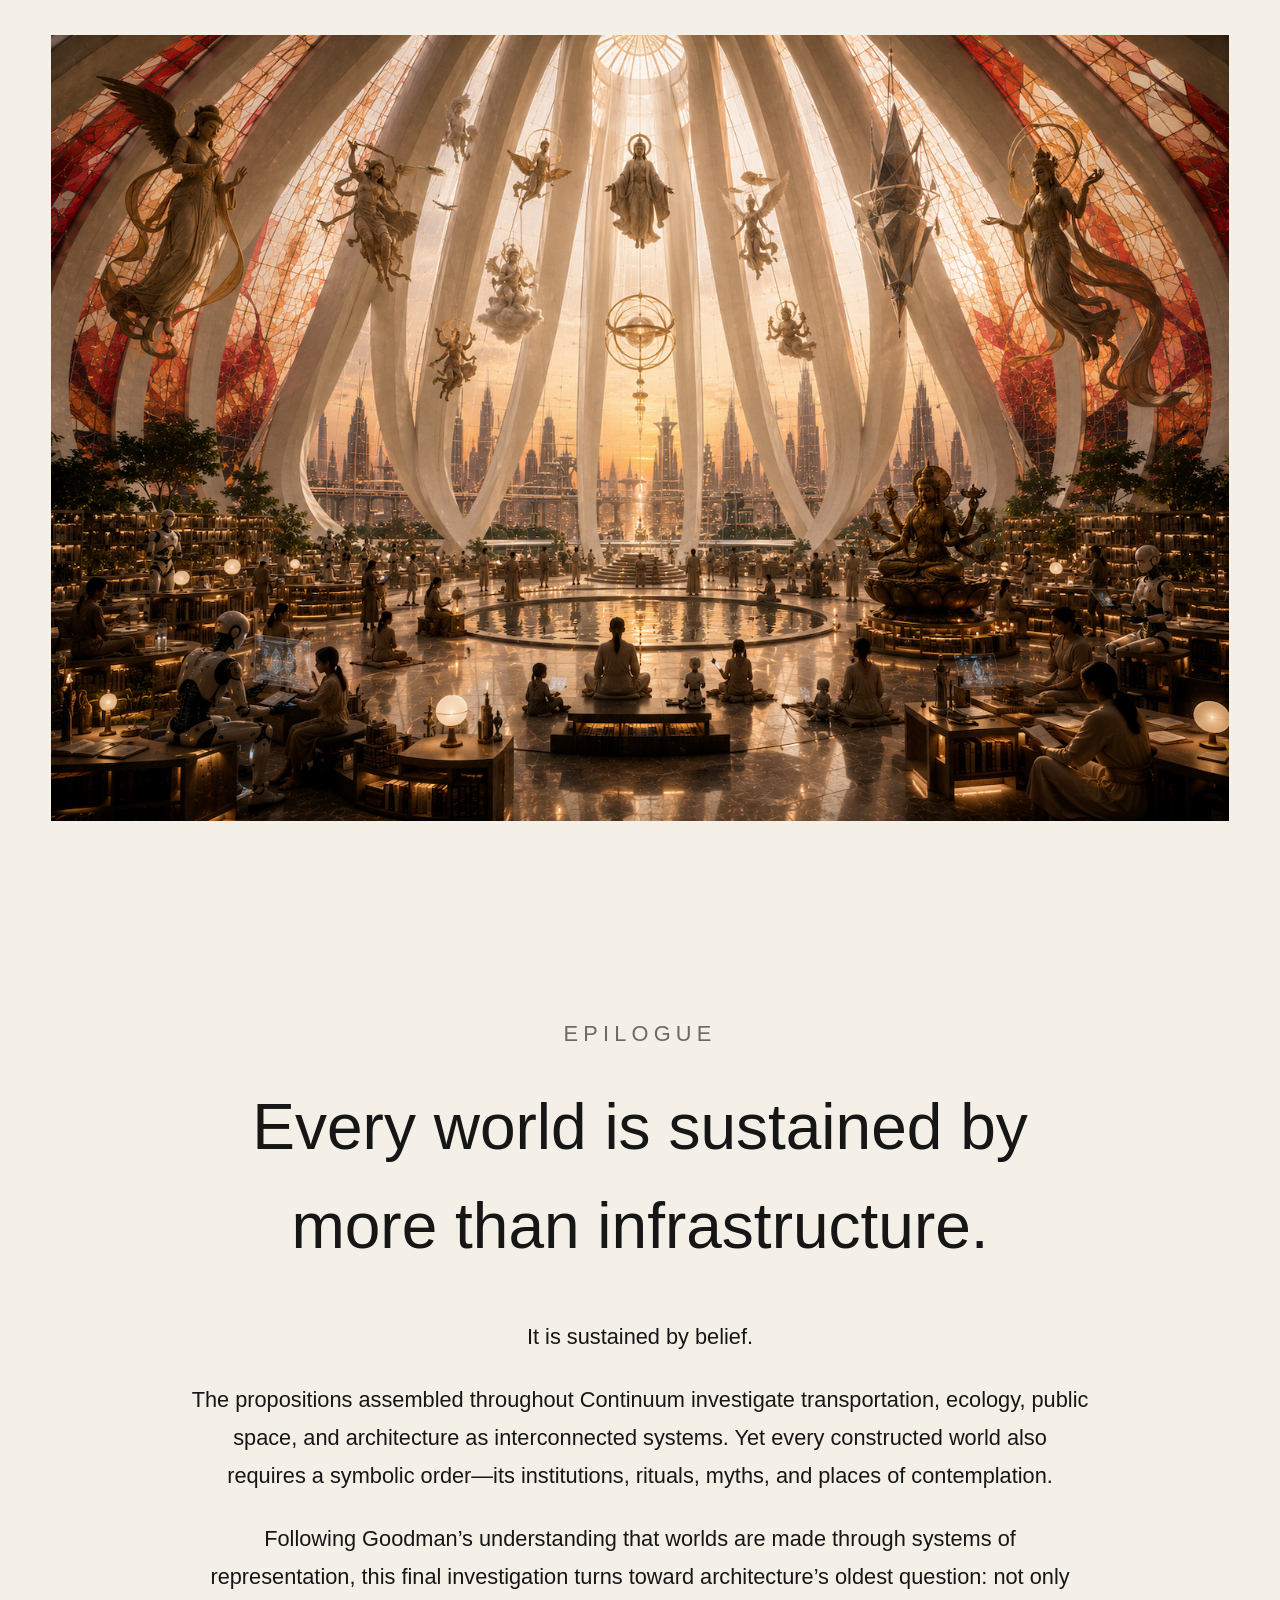
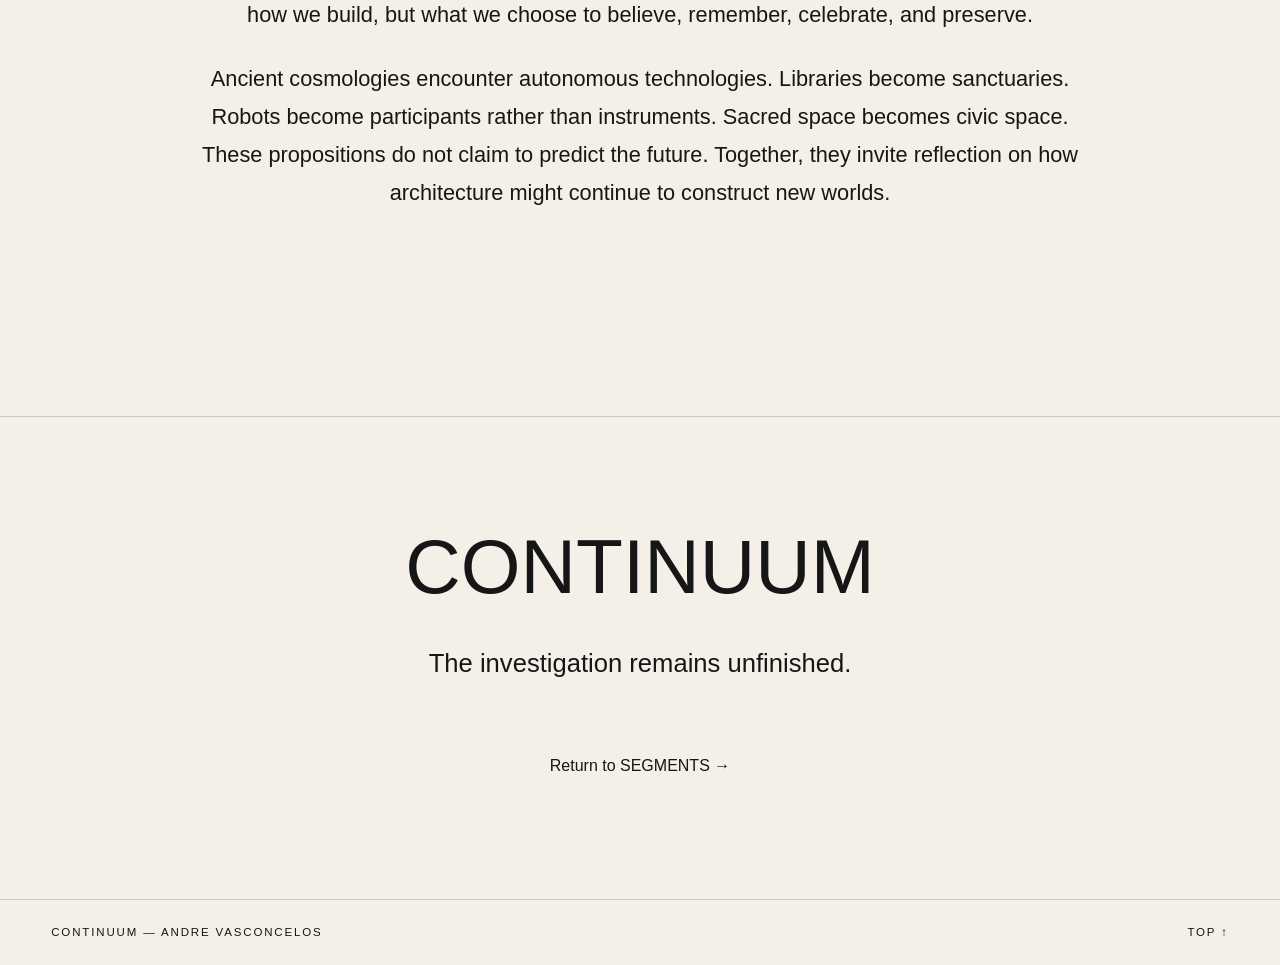
<file: continuum.html>
<!doctype html>
<html lang="en">
<head>
  <meta charset="utf-8">
  <meta name="viewport" content="width=device-width, initial-scale=1">
  <meta name="theme-color" content="#f4f0e7">
  <meta name="description" content="CONTINUUM — an architectural essay on worldmaking by Andre Vasconcelos.">
  <title>CONTINUUM — SEGMENTS</title>
  <style>
    :root {
      --paper:#f4f0e7;
      --ink:#161616;
      --muted:#6d6a64;
      --line:rgba(22,22,22,.18);
      --pad:clamp(22px,4vw,72px);
      --font:Arial,sans-serif;
    }
    *{box-sizing:border-box}
    html{scroll-behavior:smooth}
    body{margin:0;background:var(--paper);color:var(--ink);font-family:var(--font);font-size:16px;line-height:1.55}
    a{color:inherit;text-decoration:none}
    img{display:block;max-width:100%}
    button{font:inherit}
    .site-header{position:sticky;top:0;z-index:20;display:flex;align-items:center;justify-content:space-between;padding:18px var(--pad);background:rgba(244,240,231,.9);backdrop-filter:blur(12px);border-bottom:1px solid var(--line)}
    .brand{letter-spacing:.36em;font-size:.82rem;font-weight:700}
    .site-nav{display:flex;gap:24px;align-items:center;font-size:.72rem;letter-spacing:.16em;text-transform:uppercase}
    .site-nav a[aria-current="page"]{font-weight:700}
    .hero{min-height:88vh;display:grid;grid-template-columns:minmax(280px,.85fr) minmax(0,1.55fr);gap:clamp(36px,7vw,120px);align-items:center;padding:clamp(70px,10vw,150px) var(--pad)}
    .hero>div{min-width:0}.hero h1{margin:0 0 18px;font-family:var(--font);font-weight:400;font-size:clamp(3.2rem,4.5vw,5.6rem);line-height:.95;letter-spacing:.01em;white-space:nowrap}
    .hero .thesis{font-family:var(--font);font-size:clamp(1.3rem,2.2vw,2.05rem);line-height:1.28;margin:0 0 42px}
    .hero .thesis em{font-weight:400}
    .hero .intro{max-width:620px;color:#2e2c28}
    .hero-image,.essay-image{margin:0;overflow:hidden;background:#ddd7cc;cursor:zoom-in}
    .hero-image img{width:100%;height:min(70vh,780px);object-fit:cover;transition:transform .45s ease}
    .hero-image:hover img,.essay-image:hover img{transform:scale(1.012)}
    .down{display:inline-block;margin-top:30px;font-size:1.2rem}
    .text-block{max-width:920px;margin:0 auto;padding:clamp(90px,12vw,180px) var(--pad);text-align:center}
    .eyebrow{margin:0 0 26px;font-size:.72rem;letter-spacing:.24em;text-transform:uppercase;color:var(--muted)}
    .text-block h2{font-family:var(--font);font-size:clamp(2rem,4vw,4.3rem);font-weight:400;margin:0 0 38px}
    .text-block p{font-family:var(--font);font-size:clamp(1.15rem,1.7vw,1.5rem);line-height:1.7;margin:0 0 26px}
    .text-block .source{font-family:var(--font);font-size:.82rem;line-height:1.6;color:var(--muted);margin-top:36px}
    .stream{padding:0 var(--pad)}
    .essay-image{margin:0 0 14px}
    .essay-image img{width:100%;height:auto;transition:transform .45s ease}
    .caption{max-width:920px;margin:0 auto;padding:18px 0 clamp(90px,11vw,170px);text-align:center}
    .caption strong{display:block;font-size:.72rem;letter-spacing:.18em;text-transform:uppercase;margin-bottom:7px}
    .caption span{font-family:var(--font);color:#4d4943}
    .interlude{display:grid;grid-template-columns:1fr 1fr;gap:clamp(36px,8vw,130px);padding:clamp(90px,12vw,190px) var(--pad);border-top:1px solid var(--line);border-bottom:1px solid var(--line)}
    .interlude h2{font-family:var(--font);font-weight:400;font-size:clamp(2.4rem,5vw,5.7rem);margin:0}
    .interlude p{font-family:var(--font);font-size:clamp(1.15rem,1.7vw,1.5rem);line-height:1.75;margin:0}
    .epilogue{max-width:1000px;margin:0 auto;padding:clamp(100px,14vw,220px) var(--pad);text-align:center}
    .epilogue h2{font-family:var(--font);font-size:clamp(2.5rem,5vw,5.5rem);font-weight:400;margin:0 0 42px}
    .epilogue p{font-family:var(--font);font-size:clamp(1.15rem,1.7vw,1.5rem);line-height:1.75;margin:0 0 25px}
    .ending{padding:90px var(--pad) 120px;text-align:center;border-top:1px solid var(--line)}
    .ending h2{font-family:var(--font);font-size:clamp(2.4rem,6vw,6rem);font-weight:400;margin:0 0 18px}
    .ending p{font-family:var(--font);font-size:clamp(1.2rem,2vw,1.8rem);margin:0 0 70px}
    footer{display:flex;justify-content:space-between;gap:20px;padding:24px var(--pad);border-top:1px solid var(--line);font-size:.72rem;letter-spacing:.16em;text-transform:uppercase}
    .viewer{position:fixed;inset:0;width:100%;height:100%;max-width:none;max-height:none;margin:0;padding:0;border:0;background:rgba(9,9,9,.98);color:white;overflow:hidden}
    .viewer::backdrop{background:#090909}
    .viewer-stage{width:100%;height:100%;margin:0;display:grid;place-items:center;padding:58px 72px 92px}
    .viewer-stage img{max-width:100%;max-height:100%;object-fit:contain}
    .viewer-caption{position:absolute;left:50%;bottom:20px;transform:translateX(-50%);width:min(760px,70vw);text-align:center;font-size:.78rem;color:rgba(255,255,255,.72)}
    .viewer button{position:absolute;z-index:3;border:0;background:transparent;color:white;cursor:pointer}
    .close{top:16px;right:22px;font-size:2rem}
    .nav{top:50%;transform:translateY(-50%);font-size:2rem;padding:24px}
    .prev{left:8px}.next{right:8px}
    @media(max-width:1100px){
      .hero h1{font-size:clamp(3rem,10vw,5.6rem)}
    }
    @media(max-width:900px){
      .site-nav{gap:12px;font-size:.62rem}.site-nav .optional{display:none}
      .interlude{grid-template-columns:1fr}.viewer-stage{padding:62px 12px 100px}.nav{padding:12px}.viewer-caption{width:88vw}
      footer{flex-direction:column}
    }
    @media(prefers-reduced-motion:reduce){html{scroll-behavior:auto}.hero-image img,.essay-image img{transition:none}}
  </style>
</head>
<body id="top">
  <header class="site-header">
    <a class="brand" href="index.html">SEGMENTS</a>
    <nav class="site-nav" aria-label="Primary navigation">
      <a href="index.html#archive">Investigations</a>
      <a href="continuum.html" aria-current="page">Continuum</a>
      <a class="optional" href="index.html#leisure">Leisure</a>
      <a class="optional" href="index.html#support">Support</a>
    </nav>
  </header>

  <main>
    <section class="hero" aria-labelledby="continuum-title">
      <div>
        <p class="eyebrow">Archive II</p>
        <h1 id="continuum-title">CONTINUUM</h1>
        <p class="thesis">Not every investigation concludes.<br><em>Some transpose.</em></p>
        <p class="intro">Continuum gathers investigations that remain deliberately open. Rather than seeking definitive conclusions, these works explore how architecture shifts between representation, infrastructure, landscape, and possible realities. Drawings, models, and speculative propositions become instruments through which alternative worlds can be imagined and tested.</p>
        <a class="down" href="#worldmaking" aria-label="Continue to Worldmaking">↓</a>
      </div>
      <figure class="hero-image" data-index="7" tabindex="0" aria-label="Open image fullscreen">
        <img src="assets/images/continuum-08.png" alt="A speculative metropolis combining elevated promenades, water gardens, temples, rail infrastructure, and a distant skyline at sunset">
      </figure>
    </section>

    <section id="worldmaking" class="text-block">
      <p class="eyebrow">Worldmaking</p>
      <h2>Architecture as a version of reality.</h2>
      <p>Continuum is informed by philosopher <strong>Nelson Goodman</strong>, whose <em>Ways of Worldmaking</em> proposes that worlds are not simply discovered but constructed through systems of symbols, descriptions, classifications, and representations.</p>
      <p>Architecture participates in this process. Every drawing selects, omits, orders, weights, supplements, and transforms relationships. Infrastructure becomes landscape; landscape becomes architecture; transportation becomes civic space. A project is therefore not a copy of a predetermined world, but a proposition for another coherent version of it.</p>
      <p class="source">Conceptual source: Nelson Goodman, <em>Ways of Worldmaking</em> (1978), especially Chapter I, “Words, Works, Worlds,” and its discussion of composition and decomposition, weighting, ordering, deletion and supplementation, and deformation.</p>
    </section>

    <section class="stream" aria-label="Continuum image sequence">
      <figure class="essay-image" data-index="0" tabindex="0"><img loading="lazy" src="assets/images/continuum-01.png" alt="Futuristic high-speed rail crossing a dense vertical city above a civic plaza"></figure>
      <p class="caption"><strong>Infrastructure as continuous habitat.</strong><span>Mobility and dwelling become indistinguishable when the city is conceived as layered sections.</span></p>

      <figure class="essay-image" data-index="1" tabindex="0"><img loading="lazy" src="assets/images/continuum-02.png" alt="A public concourse beneath elevated rail and layered infrastructure with drones and a central red tree"></figure>
      <p class="caption"><strong>Composition and decomposition.</strong><span>The city is disassembled into movement, structure, landscape, commerce, and public life—then composed again.</span></p>

      <figure class="essay-image" data-index="2" tabindex="0"><img loading="lazy" src="assets/images/continuum-03.png" alt="A layered transit hub with trains, water, gardens, bicycles, and public terraces"></figure>
      <p class="caption"><strong>Civic systems are architectural material.</strong><span>Transportation, recreation, ecology, and daily ritual occupy the same spatial order.</span></p>

      <figure class="essay-image" data-index="3" tabindex="0"><img loading="lazy" src="assets/images/continuum-04.png" alt="A vast glass-covered urban atrium combining trains, cycling paths, gardens, terraces, and waterfalls"></figure>
      <p class="caption"><strong>Order does not require separation.</strong><span>Coherence can emerge through overlap, adjacency, and the productive friction of many systems.</span></p>
    </section>

    <section class="interlude">
      <h2>Translation<br>through agility.</h2>
      <p>Artificial intelligence functions here as a speculative medium. It expands the architect’s capacity for translation, juxtaposition, synthesis, and iteration. Ideas separated by geography, history, culture, technology, material, and scale can be recombined with remarkable <strong>agility</strong>, allowing previously disconnected architectural propositions to be explored as coherent world versions.</p>
    </section>

    <section class="stream">
      <figure class="essay-image" data-index="4" tabindex="0"><img loading="lazy" src="assets/images/continuum-05.png" alt="A monumental illuminated civic terminal surrounded by gardens and a nighttime skyline"></figure>
      <p class="caption"><strong>Infrastructure becomes ceremony.</strong><span>The terminal is no longer a threshold passed through, but a civic room in which movement is publicly celebrated.</span></p>

      <figure class="essay-image" data-index="5" tabindex="0"><img loading="lazy" src="assets/images/continuum-06.png" alt="A waterfront terminal at sunset connecting harbor mobility, public gardens, cycling, and urban life"></figure>
      <p class="caption"><strong>The sea becomes geography and possibility.</strong><span>Land, water, air, and public life meet through one architectural interface.</span></p>

      <figure class="essay-image" data-index="6" tabindex="0"><img loading="lazy" src="assets/images/continuum-07.png" alt="A circular harbor terminal with a luminous roof, gardens, water taxis, and crowds at sunset"></figure>
      <p class="caption"><strong>Worlds acquire internal logic.</strong><span>Even unfamiliar forms become believable when movement, structure, and inhabitation belong to the same order.</span></p>

      <figure class="essay-image" data-index="8" tabindex="0"><img loading="lazy" src="assets/images/continuum-09.png" alt="A contemplative interior overlooking a futuristic coastal metropolis, temples, elevated roads, and rail at sunset"></figure>
      <p class="caption"><strong>A world is also a point of view.</strong><span>Each frame selects what is near, what is distant, what is remembered, and what is allowed to become visible.</span></p>

      <figure class="essay-image" data-index="9" tabindex="0"><img loading="lazy" src="assets/images/continuum-10.png" alt="A monumental sacred library where people and robots study and meditate beneath suspended divine figures and red glass"></figure>
    </section>

    <section class="epilogue">
      <p class="eyebrow">Epilogue</p>
      <h2>Every world is sustained by more than infrastructure.</h2>
      <p>It is sustained by belief.</p>
      <p>The propositions assembled throughout Continuum investigate transportation, ecology, public space, and architecture as interconnected systems. Yet every constructed world also requires a symbolic order—its institutions, rituals, myths, and places of contemplation.</p>
      <p>Following Goodman’s understanding that worlds are made through systems of representation, this final investigation turns toward architecture’s oldest question: not only how we build, but what we choose to believe, remember, celebrate, and preserve.</p>
      <p>Ancient cosmologies encounter autonomous technologies. Libraries become sanctuaries. Robots become participants rather than instruments. Sacred space becomes civic space. These propositions do not claim to predict the future. Together, they invite reflection on how architecture might continue to construct new worlds.</p>
    </section>

    <section class="ending">
      <h2>CONTINUUM</h2>
      <p>The investigation remains unfinished.</p>
      <a href="index.html">Return to SEGMENTS →</a>
    </section>
  </main>

  <footer>
    <span>Continuum — Andre Vasconcelos</span>
    <a href="#top">Top ↑</a>
  </footer>

  <dialog id="viewer" class="viewer" aria-label="Fullscreen image viewer">
    <button class="close" id="close" aria-label="Close viewer">×</button>
    <button class="nav prev" id="prev" aria-label="Previous image">←</button>
    <figure class="viewer-stage">
      <img id="viewer-image" alt="">
      <figcaption class="viewer-caption" id="viewer-caption"></figcaption>
    </figure>
    <button class="nav next" id="next" aria-label="Next image">→</button>
  </dialog>

  <script>
    const images = [
      ['assets/images/continuum-01.png','Infrastructure as continuous habitat.'],
      ['assets/images/continuum-02.png','Composition and decomposition.'],
      ['assets/images/continuum-03.png','Civic systems are architectural material.'],
      ['assets/images/continuum-04.png','Order does not require separation.'],
      ['assets/images/continuum-05.png','Infrastructure becomes ceremony.'],
      ['assets/images/continuum-06.png','The sea becomes geography and possibility.'],
      ['assets/images/continuum-07.png','Worlds acquire internal logic.'],
      ['assets/images/continuum-08.png','Architecture as a version of reality.'],
      ['assets/images/continuum-09.png','A world is also a point of view.'],
      ['assets/images/continuum-10.png','Every world is sustained by more than infrastructure.']
    ];
    const viewer = document.getElementById('viewer');
    const viewerImage = document.getElementById('viewer-image');
    const viewerCaption = document.getElementById('viewer-caption');
    let current = 0;
    function show(index){
      current = (index + images.length) % images.length;
      viewerImage.src = images[current][0];
      viewerImage.alt = images[current][1];
      viewerCaption.textContent = `${String(current + 1).padStart(2,'0')} / ${String(images.length).padStart(2,'0')} — ${images[current][1]}`;
      if(!viewer.open) viewer.showModal();
    }
    document.querySelectorAll('[data-index]').forEach(el=>{
      el.addEventListener('click',()=>show(Number(el.dataset.index)));
      el.addEventListener('keydown',e=>{if(e.key==='Enter'||e.key===' '){e.preventDefault();show(Number(el.dataset.index));}});
    });
    document.getElementById('close').addEventListener('click',()=>viewer.close());
    document.getElementById('prev').addEventListener('click',()=>show(current-1));
    document.getElementById('next').addEventListener('click',()=>show(current+1));
    viewer.addEventListener('click',e=>{if(e.target===viewer) viewer.close();});
    document.addEventListener('keydown',e=>{
      if(!viewer.open) return;
      if(e.key==='ArrowLeft') show(current-1);
      if(e.key==='ArrowRight') show(current+1);
    });
  </script>
</body>
</html>
</file>
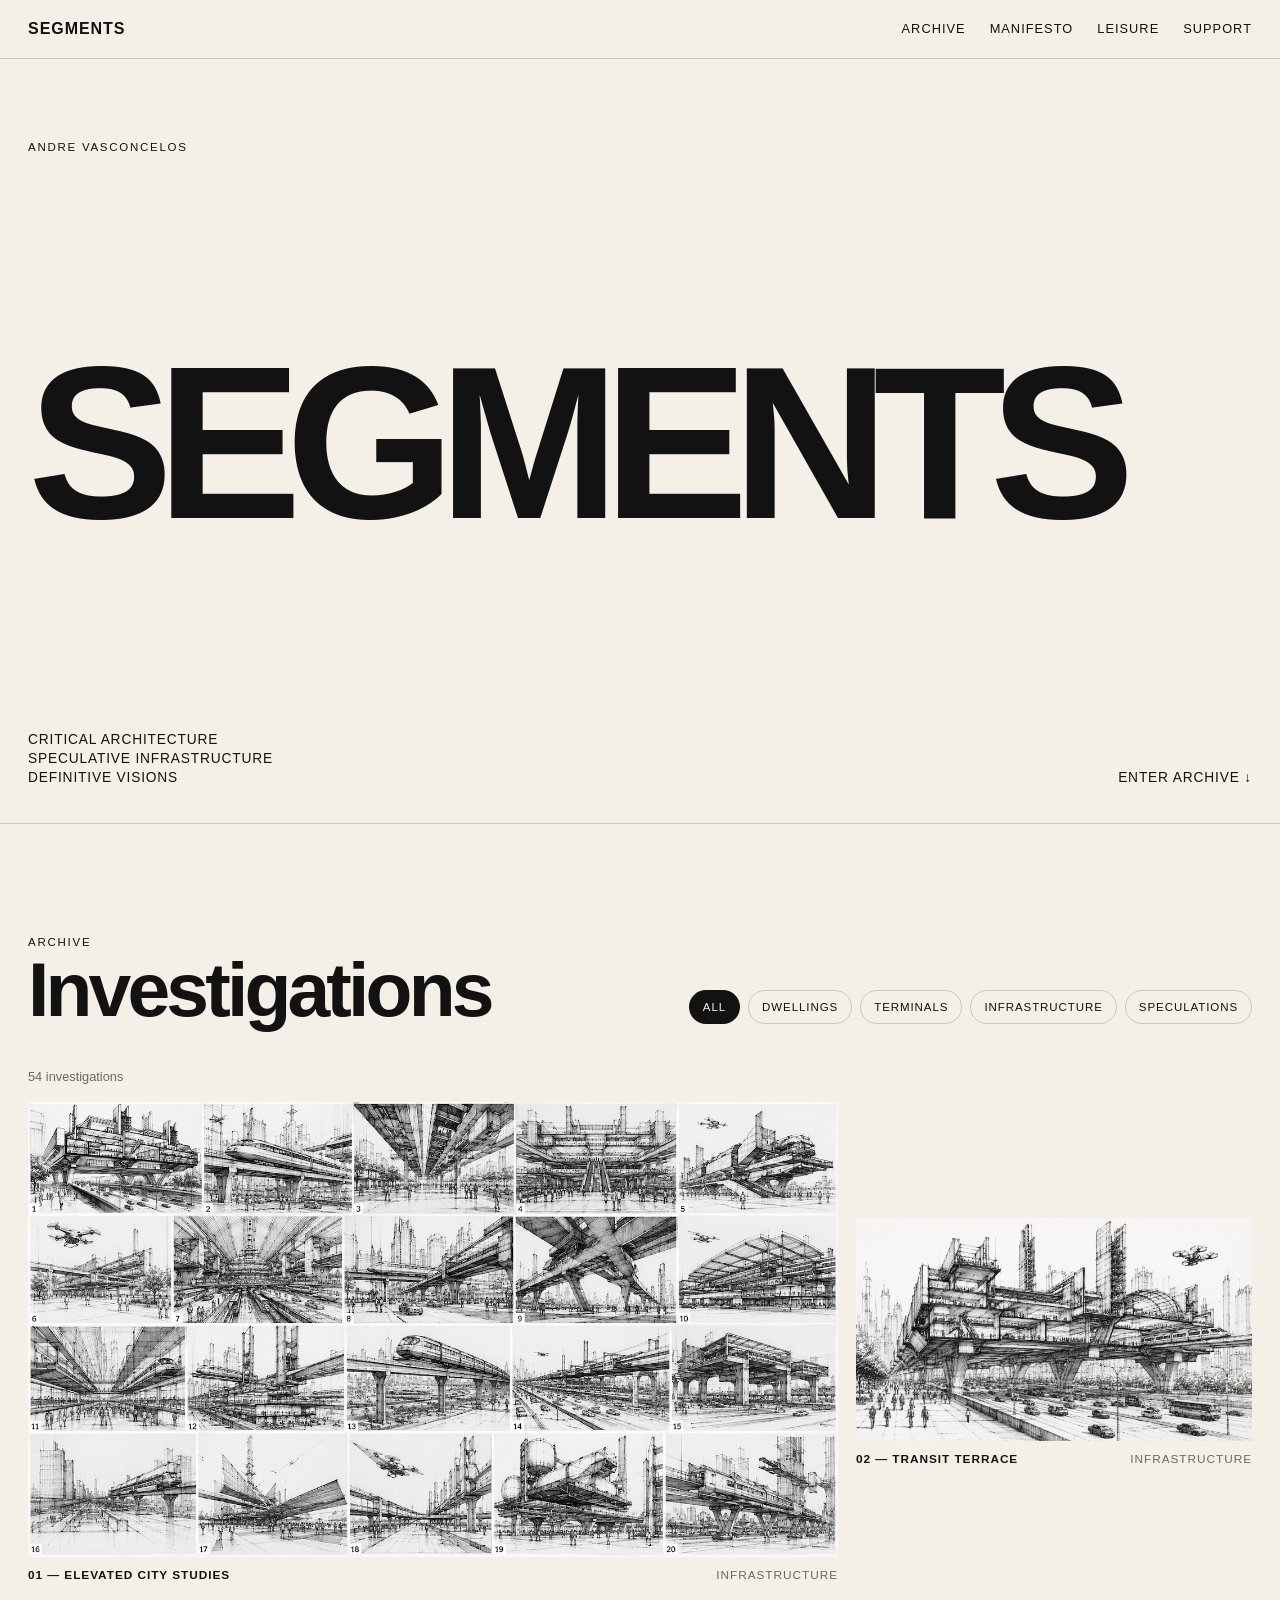
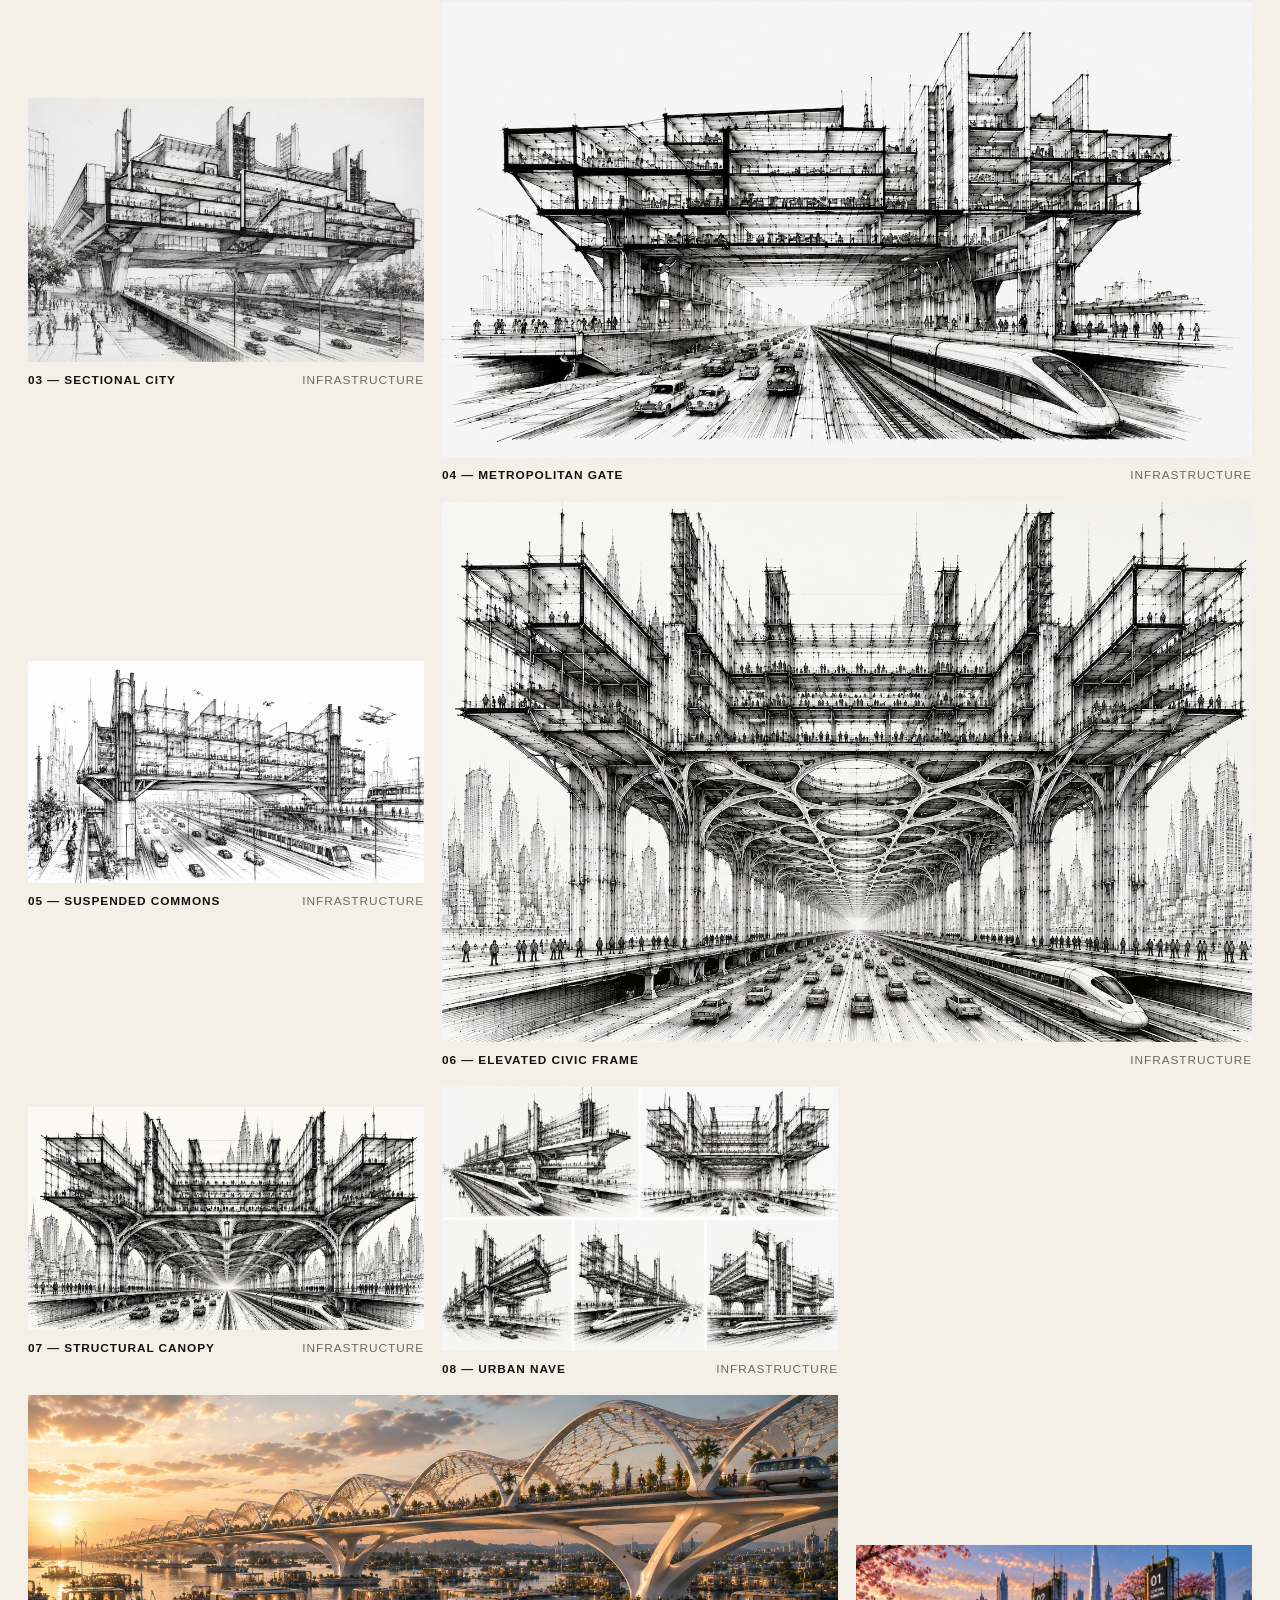
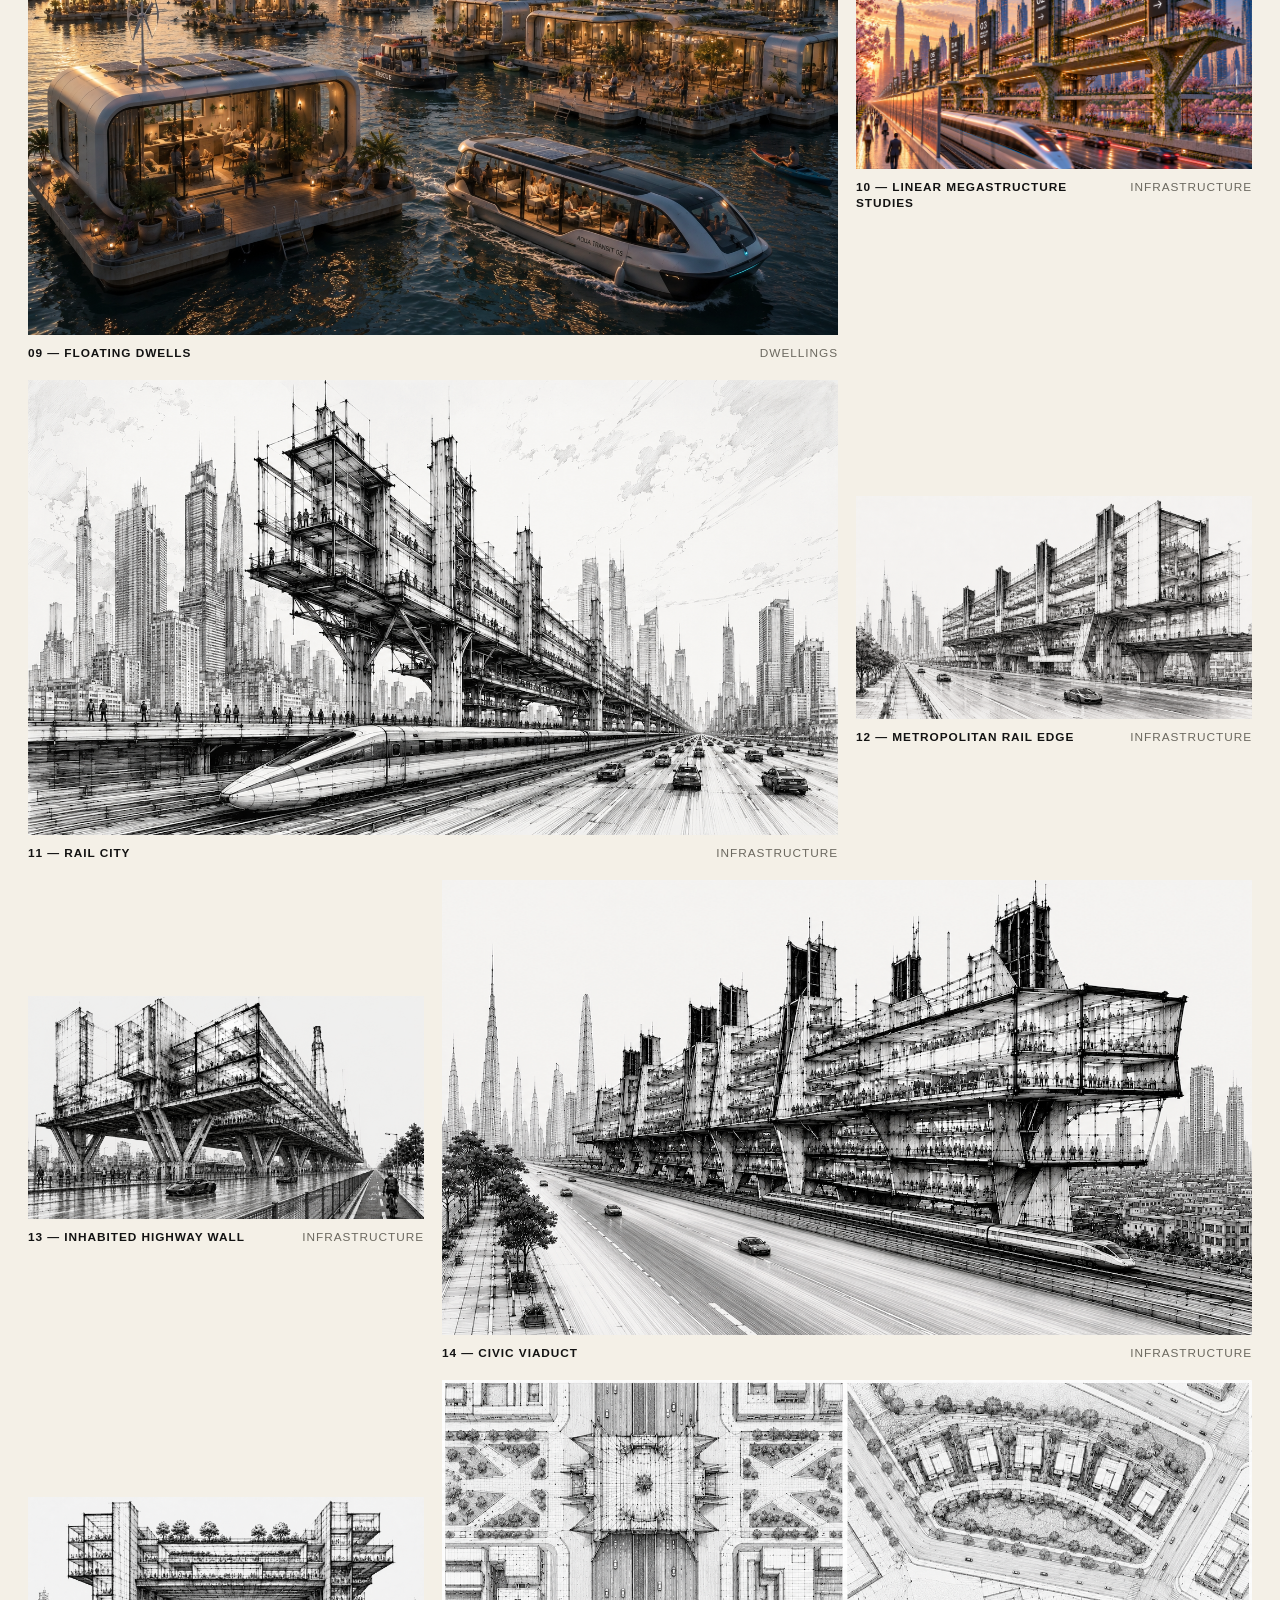
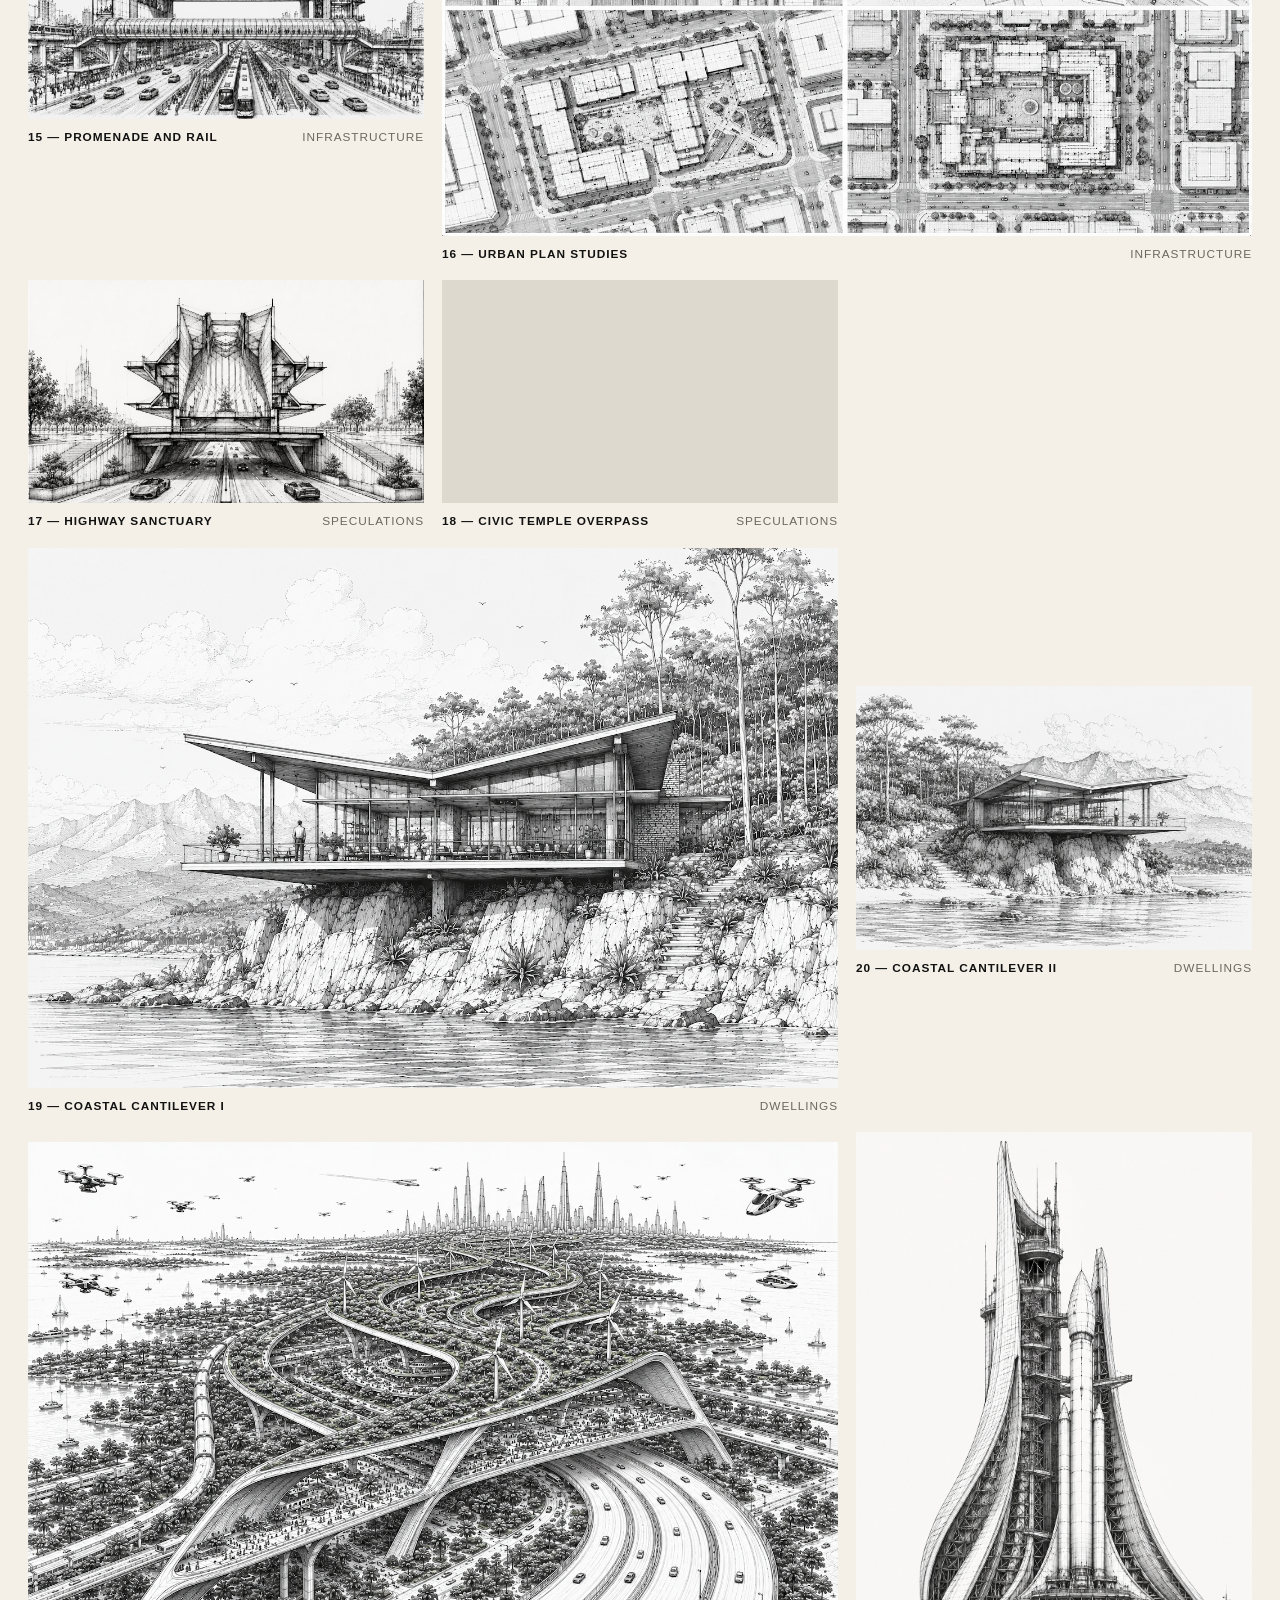
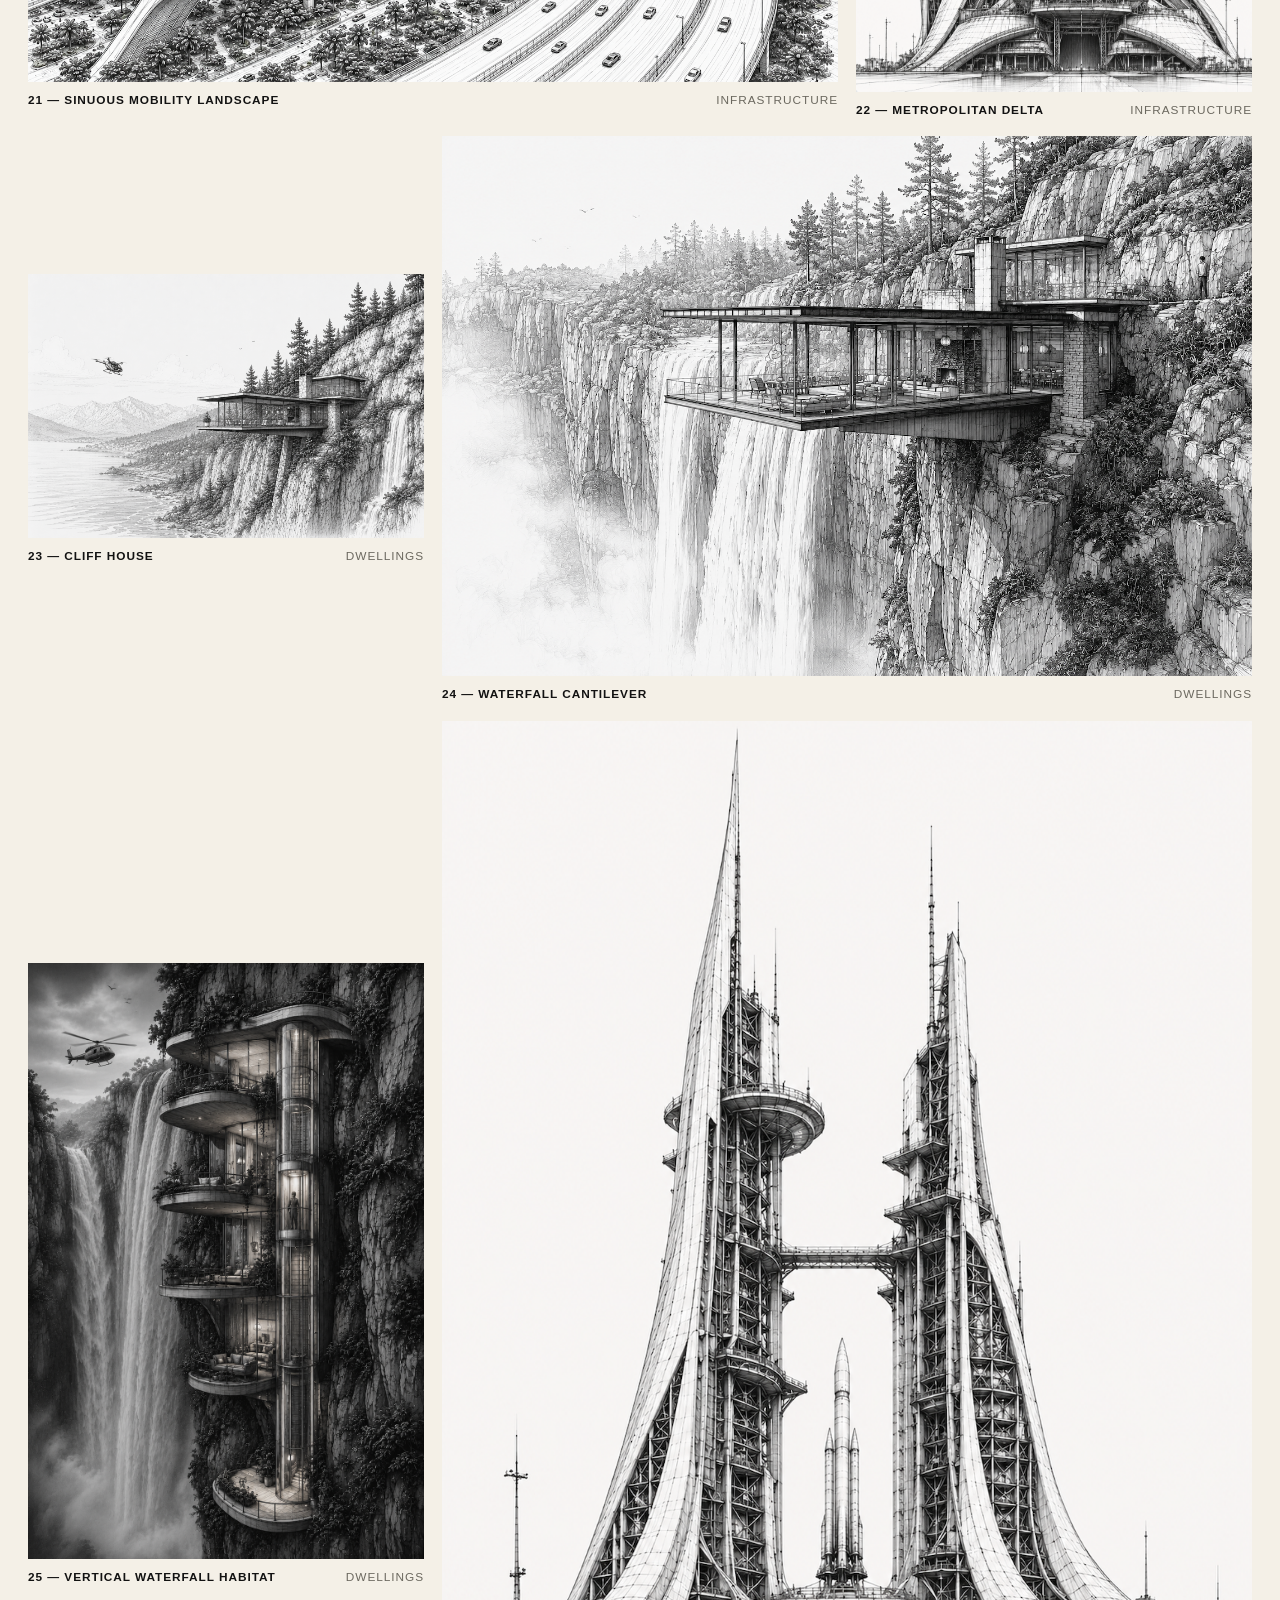
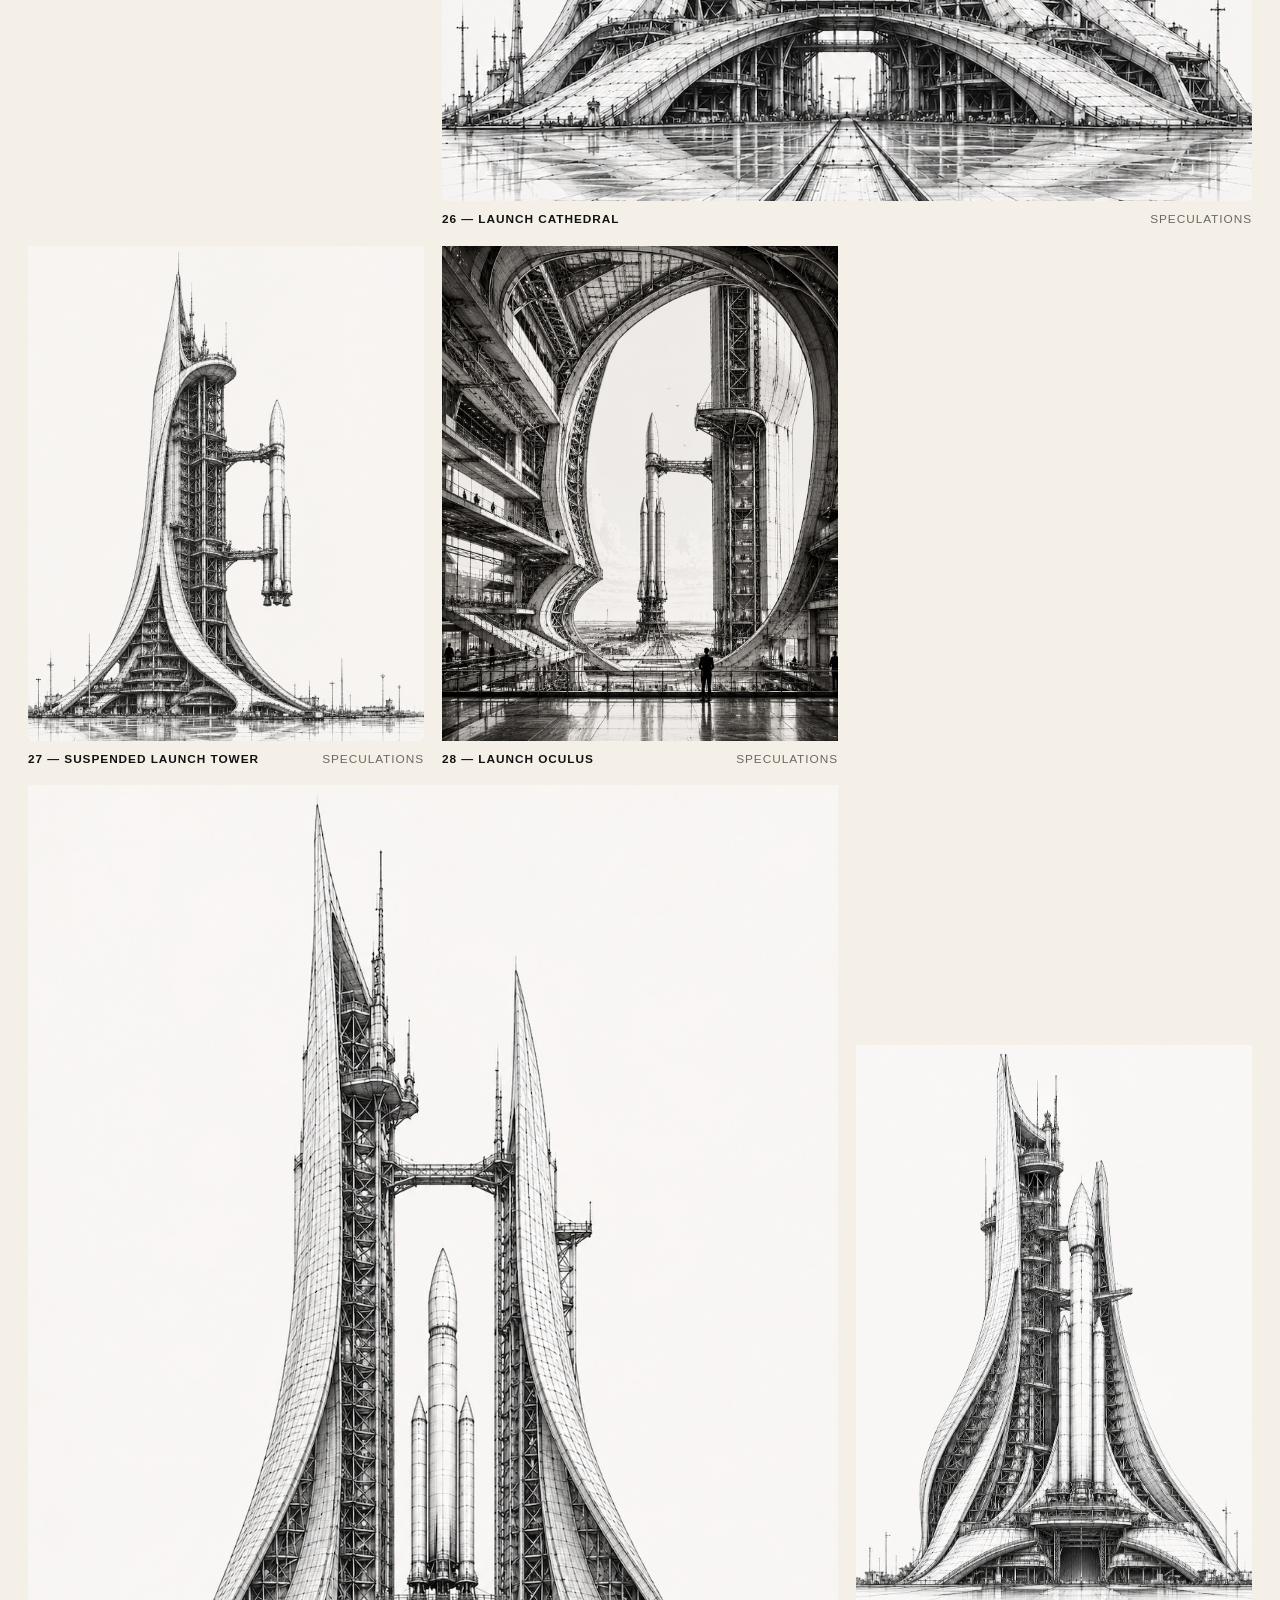
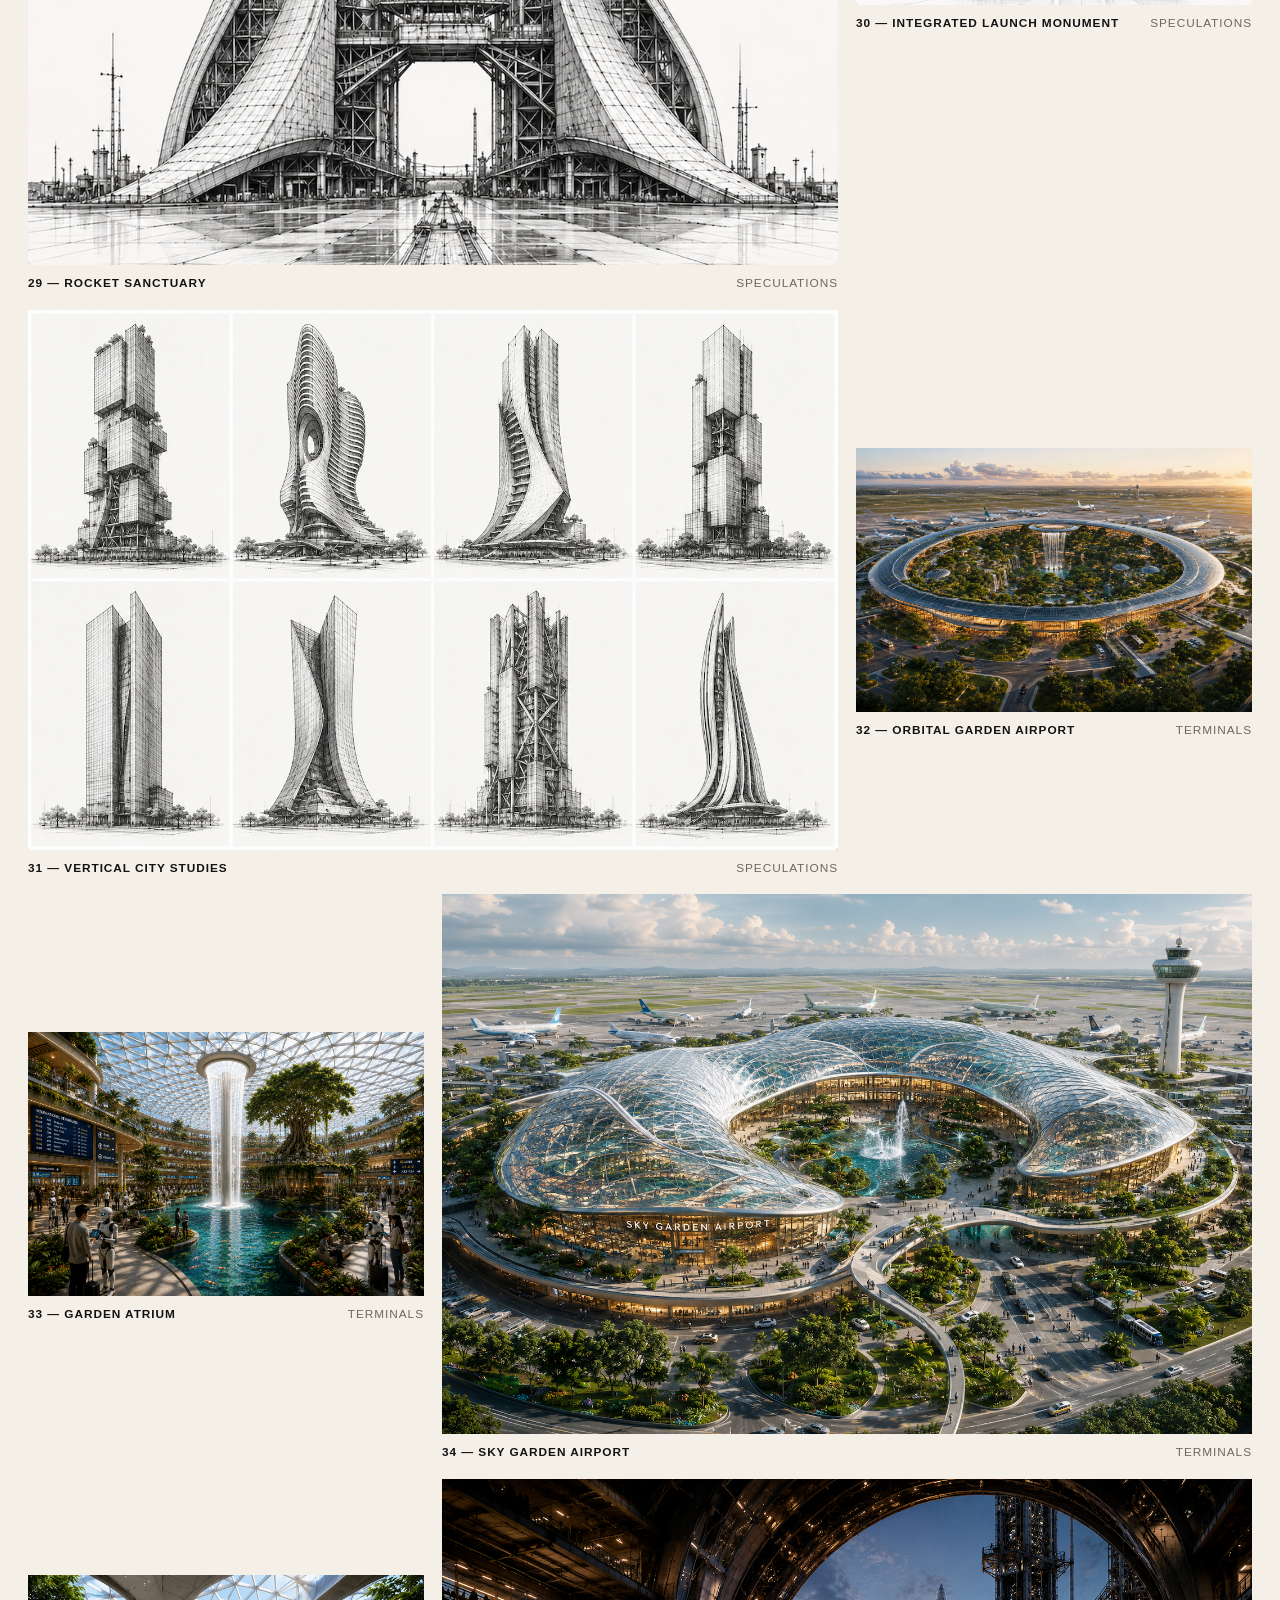
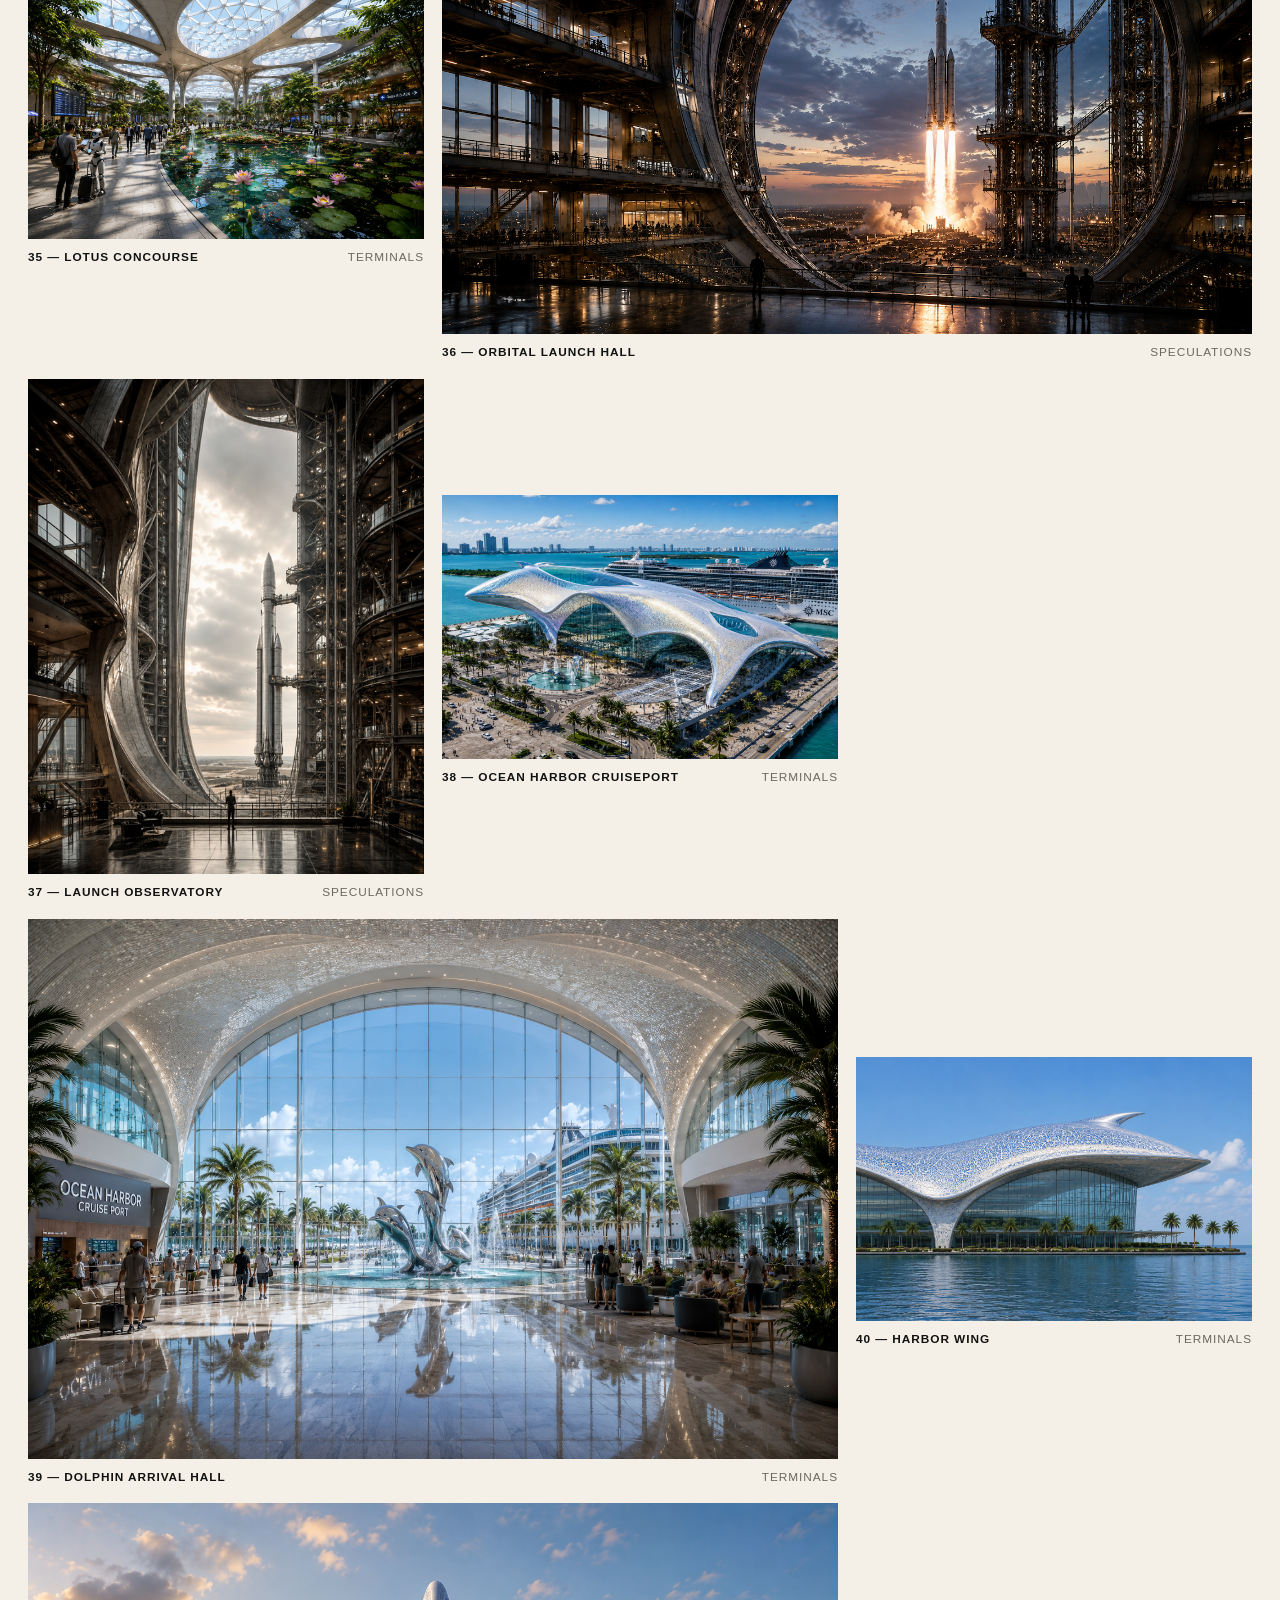
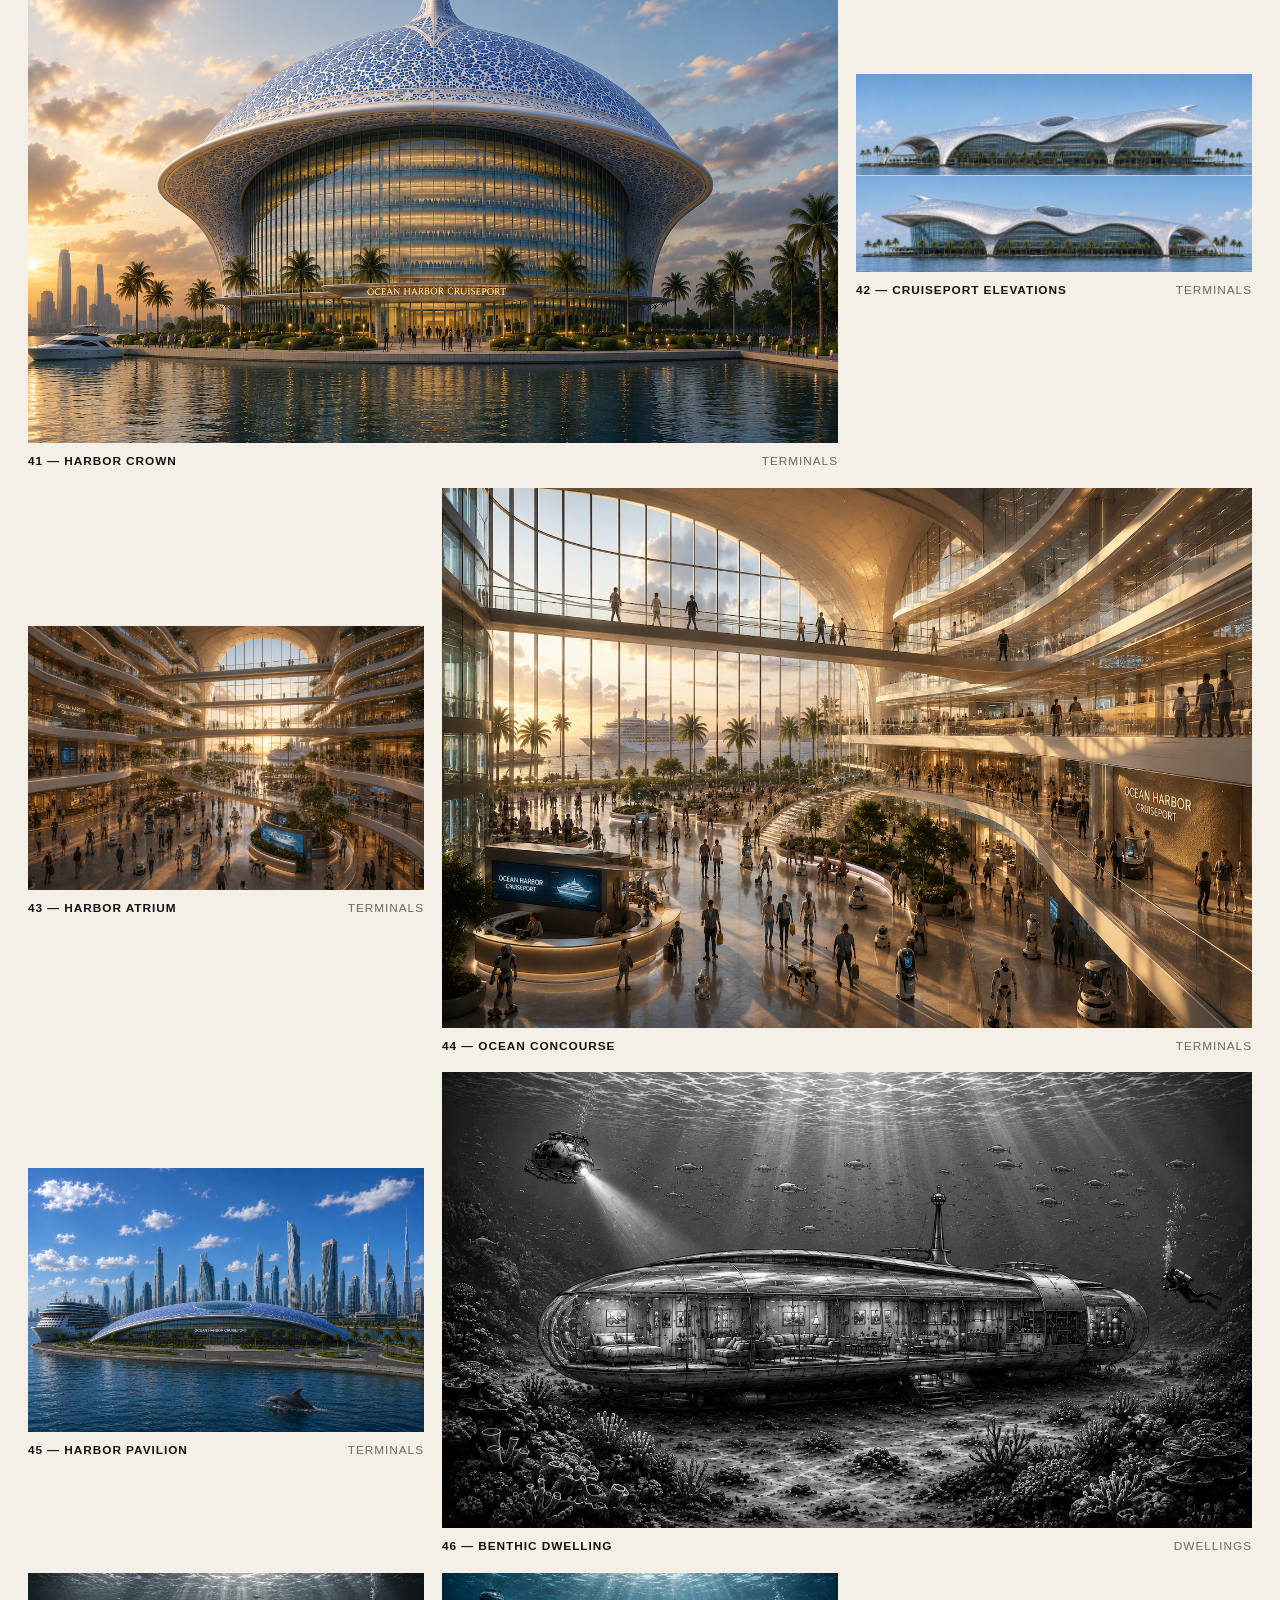
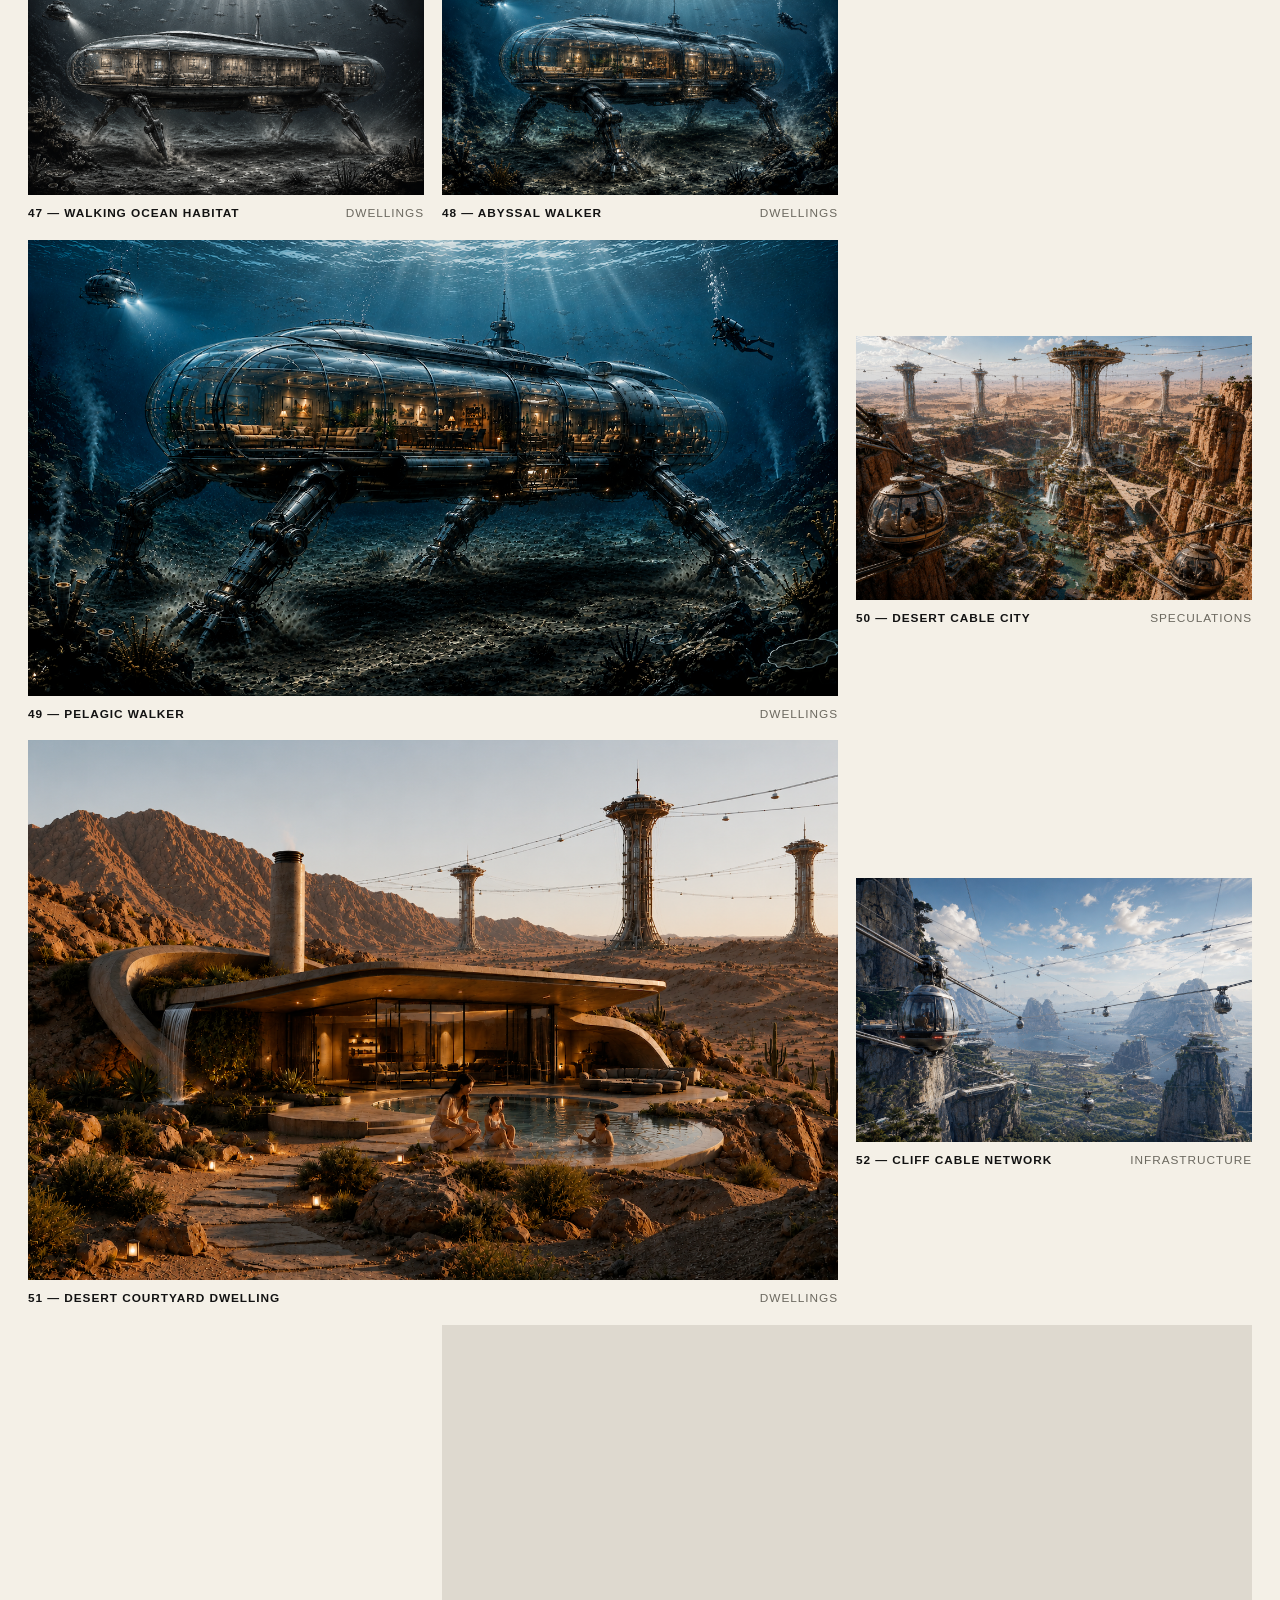
<file: index(2).html>
<!doctype html>
<html lang="en">
<head>
  <meta charset="utf-8">
  <meta name="viewport" content="width=device-width, initial-scale=1">
  <meta name="theme-color" content="#f4f0e7">
  <meta name="description" content="SEGMENTS — an architectural archive by Andre Vasconcelos.">
  <title>SEGMENTS — Andre Vasconcelos</title>
  <link rel="stylesheet" href="styles.css">
  <style>
    /* Leisure section restoration — kept here so only index.html must be replaced. */
    #leisure {
      position: relative;
      isolation: isolate;
      min-height: 100vh;
      align-items: end;
      color: #fff;
      background:
        linear-gradient(90deg, rgba(0,0,0,.72) 0%, rgba(0,0,0,.48) 45%, rgba(0,0,0,.18) 100%),
        url('assets/images/leisure-panorama.png') center center / cover no-repeat;
    }
    #leisure::before {
      content: "";
      position: absolute;
      inset: 0;
      z-index: -1;
      background: linear-gradient(180deg, rgba(0,0,0,.08), rgba(0,0,0,.58));
    }
    #leisure .architect-heading,
    #leisure .essay {
      position: relative;
      z-index: 1;
    }
    #leisure .essay {
      max-width: 840px;
      padding: 28px;
      background: rgba(0,0,0,.34);
      backdrop-filter: blur(8px);
      -webkit-backdrop-filter: blur(8px);
    }
    #leisure .eyebrow { color: rgba(255,255,255,.78); }
    @media (max-width: 900px) {
      #leisure { min-height: auto; background-position: center; }
      #leisure .essay { padding: 20px; }
    }
  </style>
</head>
<body>
  <header class="site-header">
    <a class="brand" href="#top" aria-label="SEGMENTS home">SEGMENTS</a>
    <button class="menu-toggle" aria-expanded="false" aria-controls="site-nav">Menu</button>
    <nav id="site-nav" class="site-nav" aria-label="Primary navigation">
      <a href="#archive">Archive</a>
      <a href="#manifesto">Manifesto</a>
      <a href="#leisure">Leisure</a>
      <a href="#support">Support</a>
    </nav>
  </header>

  <main id="top">
    <section class="hero" aria-labelledby="hero-title">
      <p class="kicker">Andre Vasconcelos</p>
      <h1 id="hero-title">SEGMENTS</h1>
      <div class="hero-bottom">
        <p>Critical Architecture<br>Speculative Infrastructure<br>Definitive Visions</p>
        <a href="#archive">Enter archive ↓</a>
      </div>
    </section>

    <section id="archive" class="section archive" aria-labelledby="archive-title">
      <div class="section-heading">
        <div>
          <p class="eyebrow">Archive</p>
          <h2 id="archive-title">Investigations</h2>
        </div>
        <div class="filters" role="group" aria-label="Filter investigations">
          <button class="filter active" data-filter="all">All</button>
          <button class="filter" data-filter="dwellings">Dwellings</button>
          <button class="filter" data-filter="terminals">Terminals</button>
          <button class="filter" data-filter="infrastructure">Infrastructure</button>
          <button class="filter" data-filter="speculations">Speculations</button>
        </div>
      </div>
      <div id="gallery-status" class="gallery-status" aria-live="polite"></div>
      <div id="gallery" class="gallery"></div>
    </section>

    <section id="manifesto" class="section manifesto">
      <p class="eyebrow">Manifesto</p>
      <p class="lead">SEGMENTS is conceived as an archive of investigations—an evolving body of work exploring infrastructure, landscape, mobility, and the philosophical dimensions of the built environment. Each work is a fragment of a larger inquiry into how architecture can respond to the realities of the present while revealing those yet to come.</p>
      <div class="manifesto-grid">
        <p>War, poverty, and economic systems become spatial before they become visible.</p>
        <p>Waste space and wasteland are territories whose potential has not yet been articulated.</p>
        <p>Geometry offers order; amusement and discovery preserve uncertainty.</p>
        <p>Means of transport become mental transport, physical transport, and civic imagination.</p>
        <p>Every threshold is both a portal and a proposition.</p>
      </div>
      <p class="closing-line">ARCHITECTURE IS THE PROJECT.</p>
    </section>

    <section id="leisure" class="section architect" aria-labelledby="leisure-title">
      <div class="architect-heading">
        <p class="eyebrow">Leisure</p>
        <h2 id="leisure-title">LEISURE</h2>
      </div>
      <article class="essay">
        <p>Andre is contemplative. In solitude, he studies the world and his surroundings with care. Observation has always preceded creation; long before architecture became a discipline, it was a way of understanding the world.</p>
        <p>At seven, he received a drawing book as a belated birthday gift. He had hoped for toys. Reluctantly, he opened it.</p>
        <p>One page changed everything.</p>
        <p>It revealed the anatomy of a horse—its skeleton and musculature meticulously illustrated, as though its skin had vanished. The drawing revealed that imagination could coexist with knowledge, and that beauty could emerge from understanding.</p>
        <p>On the back, his godfather had written two words: <strong>INSPIRATION × TRANSPIRATION</strong>.</p>
        <p>Within a year, he had reproduced nearly every drawing the book contained. Drawing became a tool; imagination became the destination.</p>
        <p><strong>SEGMENTS</strong> is the result of that journey—a body of work shaped by discipline, curiosity, and the persistent desire to imagine worlds that do not yet exist.</p>
      </article>
    </section>

    <section id="support" class="section support">
      <p class="eyebrow">Support</p>
      <h2>Help sustain future investigations.</h2>
      <a href="https://buymeacoffee.com/andrevasconcelos" target="_blank" rel="noopener noreferrer">Buy Me a Coffee ↗</a>
    </section>
  </main>

  <footer>
    <strong>SEGMENTS</strong>
    <span>An evolving archive by Andre Vasconcelos.</span>
    <a href="#top">Top ↑</a>
  </footer>

  <dialog id="viewer" class="viewer">
    <button id="viewer-close" class="close" aria-label="Close viewer">×</button>
    <button id="viewer-prev" class="nav prev" aria-label="Previous project">←</button>
    <figure>
      <div class="image-wrap"><img id="viewer-image" alt=""></div>
      <figcaption>
        <div class="viewer-meta"><span id="viewer-index"></span><span id="viewer-category"></span></div>
        <h2 id="viewer-title"></h2>
        <p id="viewer-description"></p>
        <p id="viewer-poem" class="poem"></p>
      </figcaption>
    </figure>
    <button id="viewer-next" class="nav next" aria-label="Next project">→</button>
  </dialog>

  <script src="works.js"></script>
  <script src="script.js"></script>
</body>
</html>
</file>
<file: styles.css>
:root {
  --paper:#f4f0e7;
  --ink:#121212;
  --muted:#6b685f;
  --line:rgba(18,18,18,.18);
  --max:1600px;
}
*{box-sizing:border-box}
html{scroll-behavior:smooth}
body{margin:0;background:var(--paper);color:var(--ink);font-family:Arial,sans-serif;line-height:1.4}
a{color:inherit;text-decoration:none}
button{font:inherit;color:inherit}
img{display:block;max-width:100%}
.site-header{position:sticky;top:0;z-index:50;display:flex;align-items:center;justify-content:space-between;gap:2rem;padding:18px 28px;border-bottom:1px solid var(--line);background:rgba(244,240,231,.93);backdrop-filter:blur(10px)}
.brand{font-weight:800;letter-spacing:.06em}
.site-nav{display:flex;gap:24px;font-size:.8rem;text-transform:uppercase;letter-spacing:.08em}
.site-nav a:hover{opacity:.55}
.menu-toggle{display:none;border:0;background:none;text-transform:uppercase;letter-spacing:.08em}
main,footer{max-width:var(--max);margin:auto}
.hero{min-height:85vh;padding:80px 28px 36px;display:grid;grid-template-rows:auto 1fr auto;border-bottom:1px solid var(--line)}
.kicker,.eyebrow{margin:0;font-size:.72rem;text-transform:uppercase;letter-spacing:.15em}
.hero h1{align-self:center;margin:0;font-size:clamp(4.5rem,17vw,17rem);line-height:.76;letter-spacing:-.075em;font-weight:800}
.hero-bottom{display:flex;justify-content:space-between;align-items:flex-end;gap:2rem;font-size:.86rem;text-transform:uppercase;letter-spacing:.06em}
.hero-bottom p{margin:0}
.section{padding:110px 28px;border-bottom:1px solid var(--line)}
.section-heading{display:flex;justify-content:space-between;align-items:end;gap:2rem;margin-bottom:44px}
h2{margin:.25rem 0 0;font-size:clamp(2.4rem,6vw,6.5rem);line-height:.9;letter-spacing:-.05em}
.filters{display:flex;gap:8px;flex-wrap:wrap;justify-content:flex-end}
.filter{border:1px solid var(--line);background:transparent;border-radius:999px;padding:8px 13px;cursor:pointer;font-size:.72rem;text-transform:uppercase;letter-spacing:.08em}
.filter.active,.filter:hover{background:var(--ink);color:var(--paper)}
.gallery-status{min-height:1.4em;margin-bottom:16px;color:var(--muted);font-size:.8rem}
.gallery{display:grid;grid-template-columns:repeat(12,1fr);gap:18px}
.card{grid-column:span 4;border:0;background:none;padding:0;text-align:left;cursor:pointer}
.card:nth-child(5n+1),.card:nth-child(5n+4){grid-column:span 8}
.card-media{display:flex;align-items:center;justify-content:center;overflow:visible;background:#ded9cf;min-height:0}
.card img{display:block;width:100%;height:auto;max-height:none;object-fit:contain;transition:transform .45s ease,filter .3s ease}
.card:hover img{transform:scale(1.015);filter:contrast(1.03)}
.card-meta{display:flex;justify-content:space-between;gap:1rem;padding-top:10px;font-size:.74rem;text-transform:uppercase;letter-spacing:.08em}
.card-title{font-weight:700}
.card-category{color:var(--muted)}
.image-error{display:grid;place-items:center;height:100%;padding:20px;border:1px solid var(--line);font-size:.72rem;text-transform:uppercase;letter-spacing:.08em}
.manifesto .lead{max-width:1200px;font-size:clamp(2rem,4.5vw,5.5rem);line-height:1.02;letter-spacing:-.04em}
.manifesto-grid{display:grid;grid-template-columns:repeat(5,1fr);gap:24px;margin-top:80px;padding-top:24px;border-top:1px solid var(--line)}
.manifesto-grid p{margin:0}
.closing-line{margin:120px 0 0;font-size:clamp(2.8rem,8vw,9rem);font-weight:800;line-height:.85;letter-spacing:-.06em}
.architect{display:grid;grid-template-columns:1fr 2fr;gap:8vw}
.essay{font-size:clamp(1.25rem,2vw,2rem);max-width:900px}
.essay p:first-child{margin-top:0}
.support h2{max-width:1000px}
.support>a{display:inline-block;margin-top:40px;border-bottom:1px solid;padding-bottom:4px;text-transform:uppercase;letter-spacing:.08em}
footer{display:flex;justify-content:space-between;gap:1rem;padding:34px 28px;font-size:.78rem;text-transform:uppercase;letter-spacing:.08em}
.viewer{width:100vw;max-width:none;height:100vh;max-height:none;margin:0;border:0;padding:0;background:var(--paper);color:var(--ink)}
.viewer::backdrop{background:rgba(0,0,0,.5)}
.viewer[open]{display:grid;grid-template-columns:56px minmax(0,1fr) 56px;align-items:center}
.viewer figure{margin:0;height:100dvh;min-width:0;min-height:0;display:grid;grid-template-columns:minmax(0,2fr) minmax(300px,1fr)}
.image-wrap{display:grid;place-items:center;min-width:0;min-height:0;height:100dvh;padding:20px;background:#111;overflow:hidden}
.image-wrap img{display:block;width:auto;height:auto;max-width:100%;max-height:calc(100dvh - 40px);object-fit:contain;object-position:center}
.viewer figcaption{padding:70px 40px;overflow:auto}
.viewer-meta{display:flex;justify-content:space-between;font-size:.72rem;text-transform:uppercase;letter-spacing:.1em;color:var(--muted)}
.viewer h2{font-size:clamp(2.3rem,5vw,5rem);margin:50px 0 30px}
.poem{white-space:pre-line;font-style:italic;margin-top:40px;padding-top:26px;border-top:1px solid var(--line)}
.close,.nav{border:0;background:transparent;cursor:pointer;font-size:2rem;z-index:2}
.close{position:fixed;right:24px;top:18px}
.nav{height:100%}
@media(max-width:900px){
  .menu-toggle{display:block}.site-nav{display:none;position:absolute;top:100%;left:0;right:0;padding:20px 28px;background:var(--paper);border-bottom:1px solid var(--line);flex-direction:column}.site-nav.open{display:flex}
  .hero{min-height:72vh}.hero-bottom,.section-heading{align-items:flex-start;flex-direction:column}.filters{justify-content:flex-start}
  .card,.card:nth-child(n){grid-column:span 6}.manifesto-grid{grid-template-columns:1fr 1fr}.architect{grid-template-columns:1fr}
  .viewer[open]{grid-template-columns:1fr}.viewer figure{grid-template-columns:1fr;height:100dvh;min-height:0;grid-template-rows:minmax(0,62dvh) minmax(0,38dvh)}.image-wrap{height:62dvh;padding:14px}.image-wrap img{max-height:calc(62dvh - 28px)}.viewer figcaption{padding:40px 24px}.viewer .nav{position:fixed;bottom:10px;height:auto}.viewer .prev{left:20px}.viewer .next{right:20px}
}
@media(max-width:560px){.site-header,.hero,.section,footer{padding-left:18px;padding-right:18px}.card,.card:nth-child(n){grid-column:1/-1}.manifesto-grid{grid-template-columns:1fr}.hero h1{font-size:22vw}.section{padding-top:75px;padding-bottom:75px}footer{flex-direction:column}}


/* Mixed-format image fix — preserve each work's native aspect ratio. */
.card-media, .card-media img { aspect-ratio:auto !important; }
.card-media { height:auto !important; }
.card-media img { height:auto !important; object-fit:contain !important; }
.viewer, .viewer figure, .image-wrap { overscroll-behavior:contain; }
@media(max-width:900px){
  .viewer figcaption{min-height:0;overflow:auto;}
}
</file>
